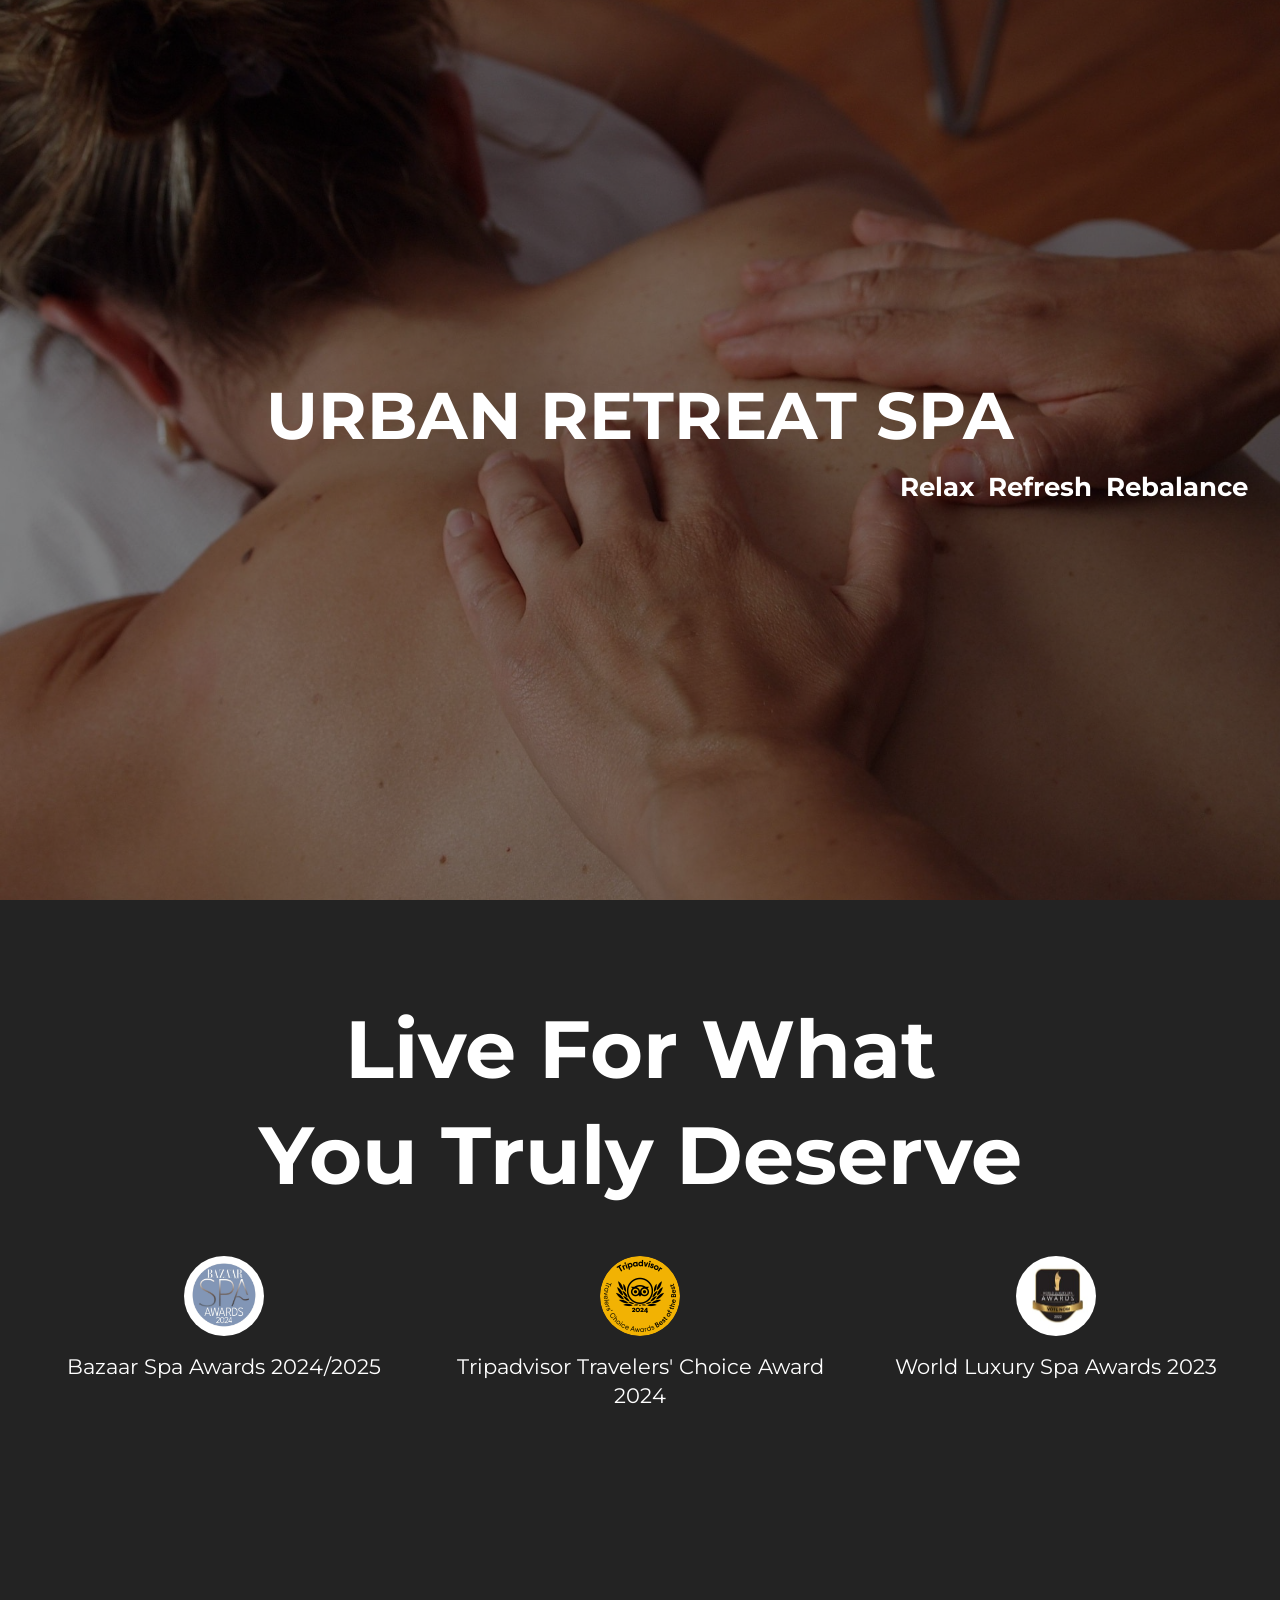
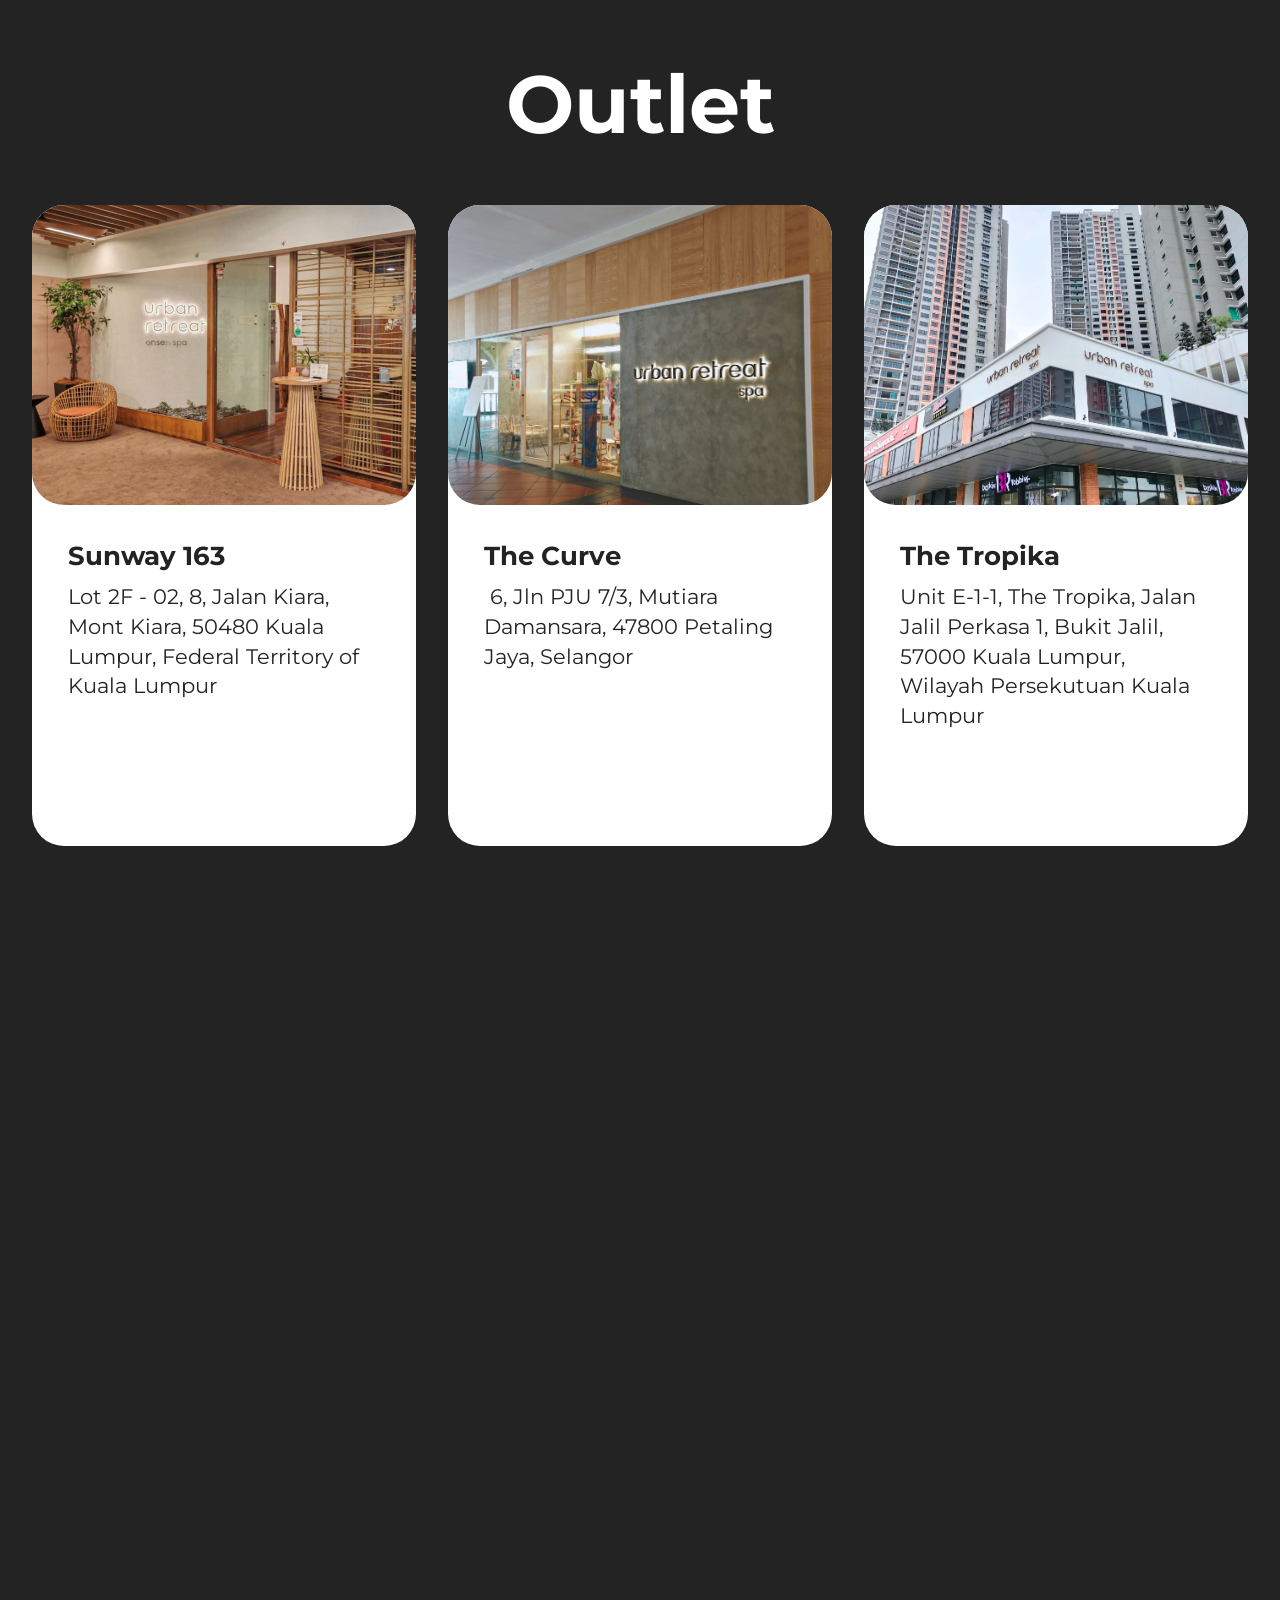
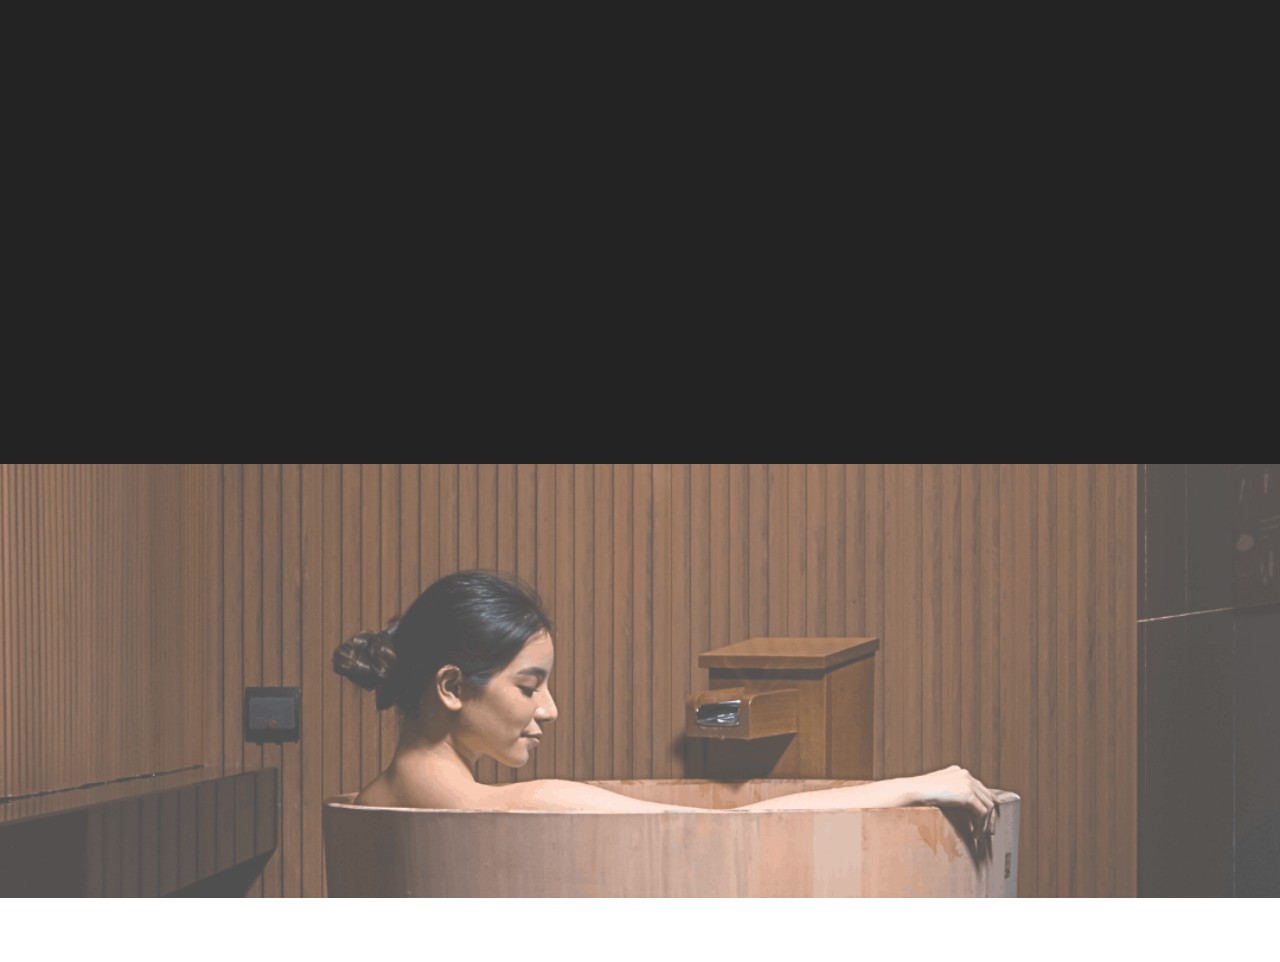
<file: index.html>
<!DOCTYPE html>
<html  >
<head>
  <!-- Site made with Mobirise Website Builder v6.1.12, https://mobirise.com -->
  <meta charset="UTF-8">
  <meta http-equiv="X-UA-Compatible" content="IE=edge">
  <meta name="generator" content="Mobirise v6.1.12, mobirise.com">
  <meta name="viewport" content="width=device-width, initial-scale=1, minimum-scale=1">
  <link rel="shortcut icon" href="assets/images/logo5.png" type="image/x-icon">
  <meta name="description" content="">
  
  
  <title>Urban Retreat Spa</title>
  <link rel="stylesheet" href="assets/web/assets/mobirise-icons2/mobirise2.css">
  <link rel="stylesheet" href="assets/bootstrap/css/bootstrap.min.css">
  <link rel="stylesheet" href="assets/parallax/jarallax.css">
  <link rel="stylesheet" href="assets/animatecss/animate.css">
  <link rel="stylesheet" href="assets/socicon/css/styles.css">
  <link rel="stylesheet" href="assets/theme/css/style.css">
  <link rel="preload" href="https://fonts.googleapis.com/css?family=Montserrat:100,200,300,400,500,600,700,800,900,100i,200i,300i,400i,500i,600i,700i,800i,900i&display=swap" as="style" onload="this.onload=null;this.rel='stylesheet'">
  <noscript><link rel="stylesheet" href="https://fonts.googleapis.com/css?family=Montserrat:100,200,300,400,500,600,700,800,900,100i,200i,300i,400i,500i,600i,700i,800i,900i&display=swap"></noscript>
  <link rel="preload" href="https://fonts.googleapis.com/css?family=Inter+Tight:100,200,300,400,500,600,700,800,900,100i,200i,300i,400i,500i,600i,700i,800i,900i&display=swap" as="style" onload="this.onload=null;this.rel='stylesheet'">
  <noscript><link rel="stylesheet" href="https://fonts.googleapis.com/css?family=Inter+Tight:100,200,300,400,500,600,700,800,900,100i,200i,300i,400i,500i,600i,700i,800i,900i&display=swap"></noscript>
  <link rel="preload" as="style" href="assets/mobirise/css/mbr-additional.css?v=k75E2e"><link rel="stylesheet" href="assets/mobirise/css/mbr-additional.css?v=k75E2e" type="text/css">

  
  
  
</head>
<body>
  
  <section data-bs-version="5.1" class="header3 cid-vfYIE7jsrv mbr-fullscreen mbr-parallax-background" id="header3-1n">

    

    
    <div class="mbr-overlay" style="opacity: 0.5; background-color: rgb(0, 0, 0);"></div>

    <div class="align-center container-fluid">
        <div class="row justify-content-center">
            <div class="col-12 col-lg-12">
                <h2 class="mbr-section-title mbr-fonts-style mb-3 display-1"><strong>URBAN RETREAT SPA</strong></h2>
                
                <p class="mbr-text mbr-fonts-style display-5"><strong>Relax&nbsp; Refresh&nbsp; Rebalance</strong></p>
                
            </div>
        </div>
    </div>
</section>

<section data-bs-version="5.1" class="features16 cid-vfZclTNkex" id="features016-1p">  
  
  
  
  <div class="container">
    <div class="row justify-content-center mb-5">
      <div class="col-12 content-head">
        <h4 class="mbr-section-title mbr-fonts-style align-center mb-0 display-2"><strong>Live For What You Truly Deserve</strong></h4>
        
      </div>
    </div>
    <div class="row justify-content-center">
      <div class="item features-without-image col-12 col-lg-4 active">
        <div class="item-wrapper">
          <div class="card-box">
            <div class="img-box">
              <div class="image-wrapper mb-3">
                <img src="assets/images/asterspring-singapore-award-winning-best-facial-treatment-harper-bazaar-spa-award-2024.webp" alt="Mobirise Website Builder" data-slide-to="3" data-bs-slide-to="3">
              </div>
            </div>
            <h4 class="card-title mbr-fonts-style mb-0 display-7">Bazaar Spa Awards 2024/2025</h4>
            <h5 class="card-text mbr-fonts-style mt-3 display-7"></h5>
            <div class="link-wrap">
              
            </div>
          </div>
        </div>
      </div><div class="item features-without-image col-12 col-lg-4">
        <div class="item-wrapper">
          <div class="card-box">
            <div class="img-box">
              <div class="image-wrapper mb-3">
                <img src="assets/images/travelers-160x160.png" alt="Mobirise Website Builder" data-slide-to="0" data-bs-slide-to="0">
              </div>
            </div>
            <h4 class="card-title mbr-fonts-style mb-0 display-7">Tripadvisor Travelers' Choice Award 2024</h4>
            <h5 class="card-text mbr-fonts-style mt-3 display-7"></h5>
            <div class="link-wrap">
              
            </div>
          </div>
        </div>
      </div><div class="item features-without-image col-12 col-lg-4">
        <div class="item-wrapper">
          <div class="card-box">
            <div class="img-box">
              <div class="image-wrapper mb-3">
                <a href="https://stephanies.com.au/world-luxury-spa-awards?srsltid=AfmBOorCOt3B6-kjIkxhJT4R_8o6Xtl9iXgpw71Rm36_AZzjt8SWeyQb"><img src="assets/images/0220803100807-160x187.jpg" alt="Mobirise Website Builder" data-slide-to="1" data-bs-slide-to="1"></a>
              </div>
            </div>
            <h4 class="card-title mbr-fonts-style mb-0 display-7">World Luxury Spa Awards 2023</h4>
            <h5 class="card-text mbr-fonts-style mt-3 display-7"></h5>
            <div class="link-wrap">
              
            </div>
          </div>
        </div>
      </div>
      
      
    </div>
  </div>
</section>

<section data-bs-version="5.1" class="features4 start cid-vfZcjC9eJt" id="features04-1o">
	
	
	<div class="container">
		<div class="row justify-content-center">
			<div class="col-12 content-head">
				<div class="mbr-section-head mb-5">
					<h4 class="mbr-section-title mbr-fonts-style align-center mb-0 display-2">
						<strong>Outlet</strong></h4>
					
					
				</div>
			</div>
		</div>
		<div class="row">
			<div class="item features-image col-12 col-md-6 col-lg-4">
				<div class="item-wrapper">
					<div class="item-img">
						<img src="assets/images/sunway20163-768x768.jpg" alt="Mobirise Website Builder">
					</div>
					<div class="item-content">
						<h5 class="item-title mbr-fonts-style display-5"><strong>Sunway 163</strong></h5>
						<p class="mbr-text mbr-fonts-style display-7">Lot 2F - 02, 8, Jalan Kiara, Mont Kiara, 50480 Kuala Lumpur, Federal Territory of Kuala Lumpur</p>
						<div class="mbr-section-btn item-footer"><a href="" class="btn item-btn btn-primary display-7"></a></div>
					</div>

				</div>
			</div>
			<div class="item features-image col-12 col-md-6 col-lg-4">
				<div class="item-wrapper">
					<div class="item-img">
						<img src="assets/images/the20curve-815x1019.jpg" alt="Mobirise Website Builder">
					</div>
					<div class="item-content">
						<h5 class="item-title mbr-fonts-style display-5"><strong>The Curve</strong></h5>
						<p class="mbr-text mbr-fonts-style display-7">&nbsp;6, Jln PJU 7/3, Mutiara Damansara, 47800 Petaling Jaya, Selangor</p>
						<div class="mbr-section-btn item-footer"><a href="" class="btn item-btn btn-primary display-7"></a></div>
					</div>
				</div>
			</div>
			<div class="item features-image col-12 col-md-6 col-lg-4">
				<div class="item-wrapper">
					<div class="item-img">
						<img src="assets/images/tropika-storefront.webp" alt="Mobirise Website Builder">
					</div>
					<div class="item-content">
						<h5 class="item-title mbr-fonts-style display-5"><strong>The Tropika</strong></h5>
						<p class="mbr-text mbr-fonts-style display-7">Unit E-1-1, The Tropika, Jalan Jalil Perkasa 1, Bukit Jalil, 57000 Kuala Lumpur, Wilayah Persekutuan Kuala Lumpur<br>
						</p>
						<div class="mbr-section-btn item-footer"><a href="" class="btn item-btn btn-primary display-7"></a></div>
					</div>
				</div>
			</div>
		</div>
	</div>
</section>

<section data-bs-version="5.1" class="features017 mbr-embla cid-vfZkIdSist" id="features017-1s">
	
	
	<div class="position-relative">
		<div class="container-fluid">
			<div class="row justify-content-center">
				<div class="col-12 content-head">
					<div class="mbr-section-head mb-5">
						<h4 class="mbr-section-title mbr-fonts-style align-center mb-0 display-2">
							<strong>Services</strong>
						</h4>
						<h5 class="mbr-section-subtitle mbr-fonts-style align-center mb-0 mt-4 display-7">Discover a full range of professional massage and spa services at our outlets.</h5>
					</div>
				</div>
			</div>
		</div>

		<div class="embla" data-skip-snaps="true" data-align="center" data-contain-scroll="trimSnaps" data-auto-play-interval="5" data-draggable="true">
			<div class="embla__viewport container-fluid">
				<div class="embla__container">
					<div class="embla__slide slider-image item active" style="margin-left: 1rem; margin-right: 1rem;">
						<div class="slide-content">
							<div class="item-img">
								<div class="item-wrapper">
									<img src="assets/images/couple-massage-with-private-jacuzzi-and-spa-for-2-people-5043468.webp" alt="Mobirise Website Builder" title="" data-slide-to="1" data-bs-slide-to="1">
								</div>
							</div>
							<div class="item-content">
								<h5 class="item-title mbr-fonts-style display-5"><strong>Couple Spa</strong></h5>
								
								<p class="mbr-text mbr-fonts-style mt-3 display-7">A Couple Massage allows two guests to relax side by side in a private room...<br></p>
							</div>

							<div class="mbr-section-btn item-footer mt-2"><a href="" class="btn item-btn btn-black display-7" target="_blank">Read More</a></div>
						</div>
					</div><div class="embla__slide slider-image item active" style="margin-left: 1rem; margin-right: 1rem;">
						<div class="slide-content">
							<div class="item-img">
								<div class="item-wrapper">
									<img src="assets/images/klem-hair-cream-jpg-600x750.jpg" alt="Mobirise Website Builder" title="" data-slide-to="2" data-bs-slide-to="2">
								</div>
							</div>
							<div class="item-content">
								<h5 class="item-title mbr-fonts-style display-5"><strong>Hair Cream Bath</strong></h5>
								
								<p class="mbr-text mbr-fonts-style mt-3 display-7">Hair cream bath massage offers numerous benefits, allowing you to...<br></p>
							</div>

							<div class="mbr-section-btn item-footer mt-2"><a href="" class="btn item-btn btn-black display-7" target="_blank">Read More</a></div>
						</div>
					</div><div class="embla__slide slider-image item active" style="margin-left: 1rem; margin-right: 1rem;">
						<div class="slide-content">
							<div class="item-img">
								<div class="item-wrapper">
									<img src="assets/images/massage-when-pregnant.webp" alt="Mobirise Website Builder" title="" data-slide-to="3" data-bs-slide-to="3">
								</div>
							</div>
							<div class="item-content">
								<h5 class="item-title mbr-fonts-style display-5"><strong>Pregnant Massage</strong></h5>
								
								<p class="mbr-text mbr-fonts-style mt-3 display-7">Urban Retreat Spa winning Harper’s Bazaar Spa Award, Women’s Weekly Award, and...<br></p>
							</div>

							<div class="mbr-section-btn item-footer mt-2"><a href="" class="btn item-btn btn-black display-7" target="_blank">Read More</a></div>
						</div>
					</div><div class="embla__slide slider-image item active" style="margin-left: 1rem; margin-right: 1rem;">
						<div class="slide-content">
							<div class="item-img">
								<div class="item-wrapper">
									<img src="assets/images/onsen.webp" alt="Mobirise Website Builder" title="" data-slide-to="4" data-bs-slide-to="4">
								</div>
							</div>
							<div class="item-content">
								<h5 class="item-title mbr-fonts-style display-5"><strong>Onsen Escape</strong></h5>
								
								<p class="mbr-text mbr-fonts-style mt-3 display-7">Experience Malaysia’s first private onsen in Mont Kiara. Relax in your own...</p>
							</div>

							<div class="mbr-section-btn item-footer mt-2"><a href="" class="btn item-btn btn-black display-7" target="_blank">Read More</a></div>
						</div>
					</div>
					
					
					
					
					
					
					
				</div>
			</div>
			<button class="embla__button embla__button--prev">
				<span class="mobi-mbri mobi-mbri-arrow-prev mbr-iconfont" aria-hidden="true"></span>
				<span class="sr-only visually-hidden visually-hidden visually-hidden">Previous</span>
			</button>
			<button class="embla__button embla__button--next">
				<span class="mobi-mbri mobi-mbri-arrow-next mbr-iconfont" aria-hidden="true"></span>
				<span class="sr-only visually-hidden visually-hidden visually-hidden">Next</span>
			</button>
		</div>
	</div>
</section>

<section data-bs-version="5.1" class="social4 cid-vfZcE30fEF" id="social04-1r">
    
    
    <div class="mbr-overlay" style="opacity: 0.3; background-color: rgb(255, 255, 255);">
    </div>

    <div class="container">
        <div class="media-container-row">
            <div class="col-12">
                <h3 class="mbr-section-title align-center mb-5 mbr-fonts-style display-2">
                    <strong>Follow us</strong>
                </h3>
                <div class="social-list align-center">
                    <a class="iconfont-wrapper bg-facebook m-2 " target="_blank" href="https://mobiri.se">
                        <span class="socicon-facebook socicon"></span>
                    </a>
                    
                    <a class="iconfont-wrapper bg-instagram m-2" href="https://mobiri.se" target="_blank">
                        <span class="socicon-instagram socicon"></span>
                    </a>
                    
                    
                    
                    
                    
                    <a class="iconfont-wrapper bg-tiktok m-2" href="https://mobiri.se" target="_blank">
                        <span class="socicon-tiktok socicon"></span>
                    </a>
                    
                    
                </div>
            </div>
        </div>
    </div>
</section><section class="display-7" style="padding: 0;align-items: center;justify-content: center;flex-wrap: wrap;    align-content: center;display: flex;position: relative;height: 4rem;"><a href="https://mobiri.se/4654924" style="flex: 1 1;height: 4rem;position: absolute;width: 100%;z-index: 1;"><img alt="" style="height: 4rem;" src="[data-uri]"></a><p style="margin: 0;text-align: center;" class="display-7">&#8204;</p><a style="z-index:1" href="https://mobirise.com/builder/ai-website-generator.html">AI Website Generator</a></section><script src="assets/bootstrap/js/bootstrap.bundle.min.js"></script>  <script src="assets/parallax/jarallax.js"></script>  <script src="assets/smoothscroll/smooth-scroll.js"></script>  <script src="assets/ytplayer/index.js"></script>  <script src="assets/embla/embla.min.js"></script>  <script src="assets/embla/script.js"></script>  <script src="assets/theme/js/script.js"></script>  
  
  
  <input name="animation" type="hidden">
  </body>
</html>
</file>
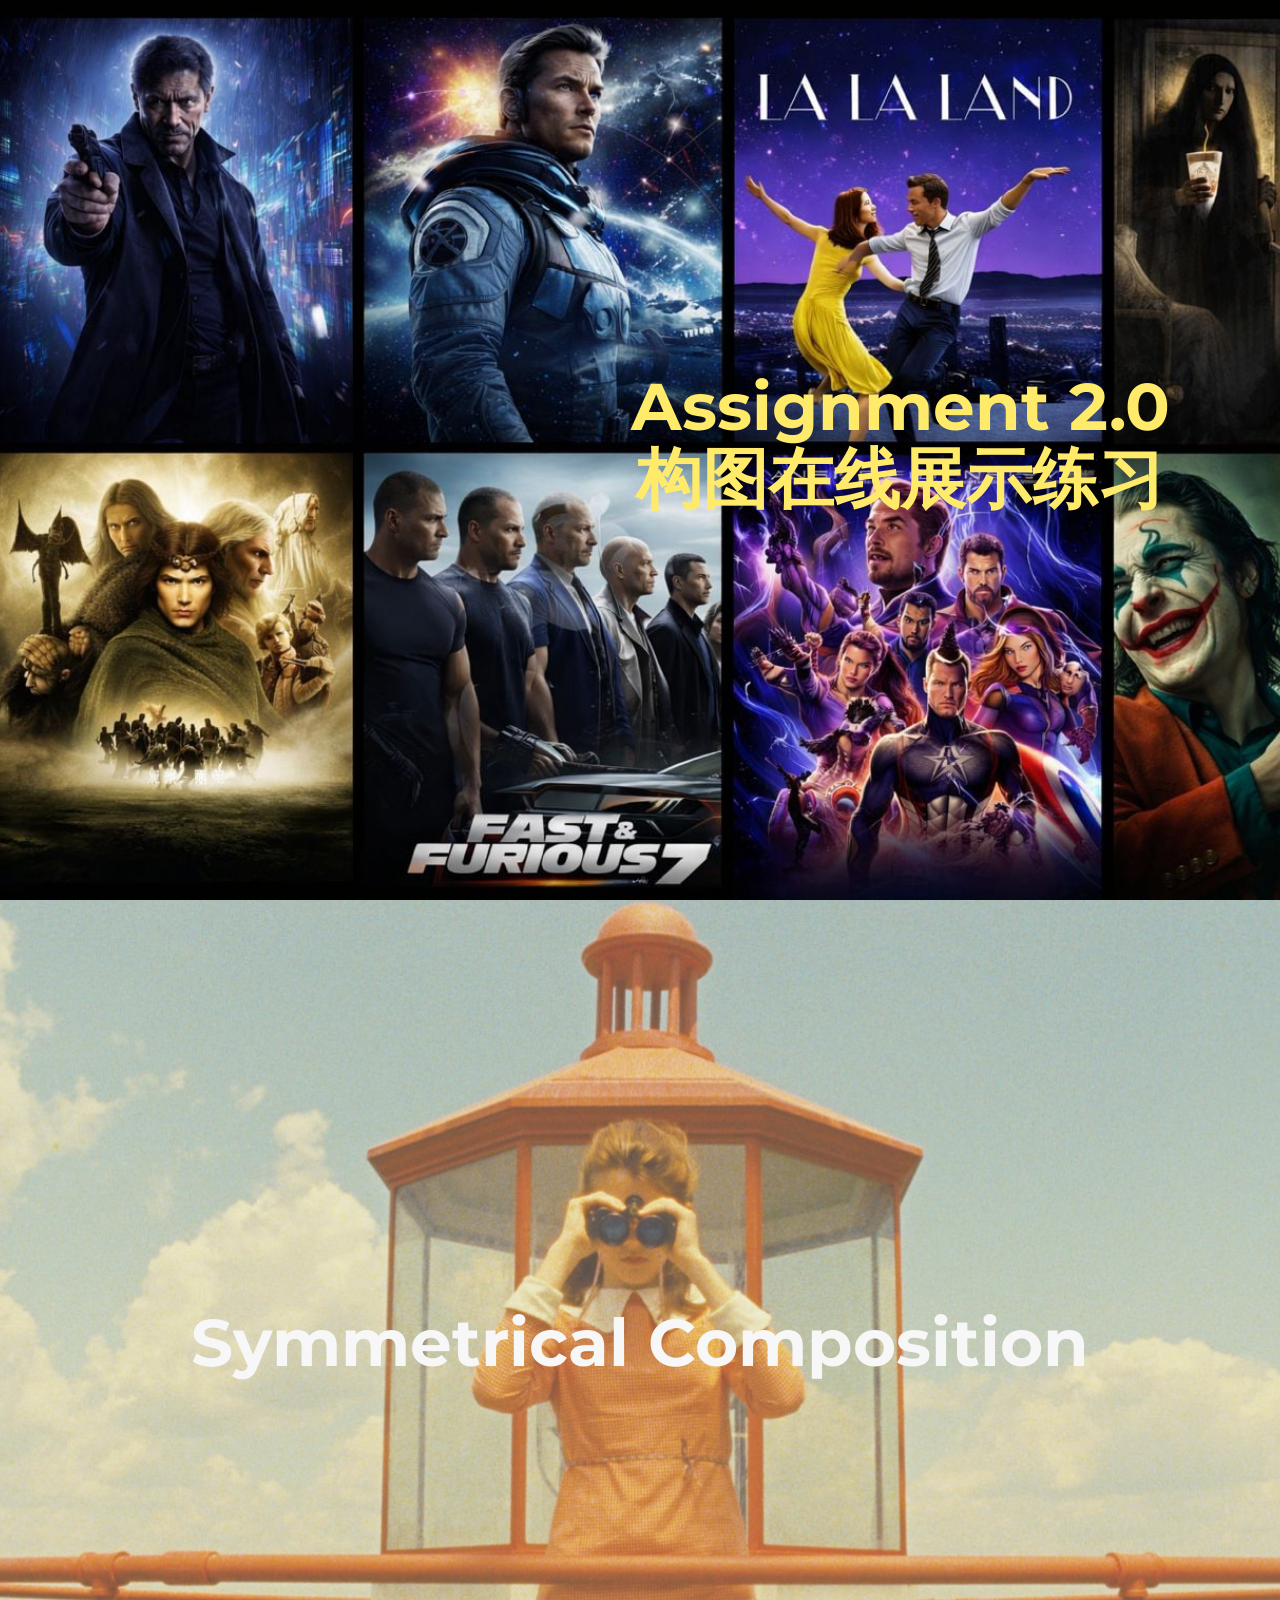
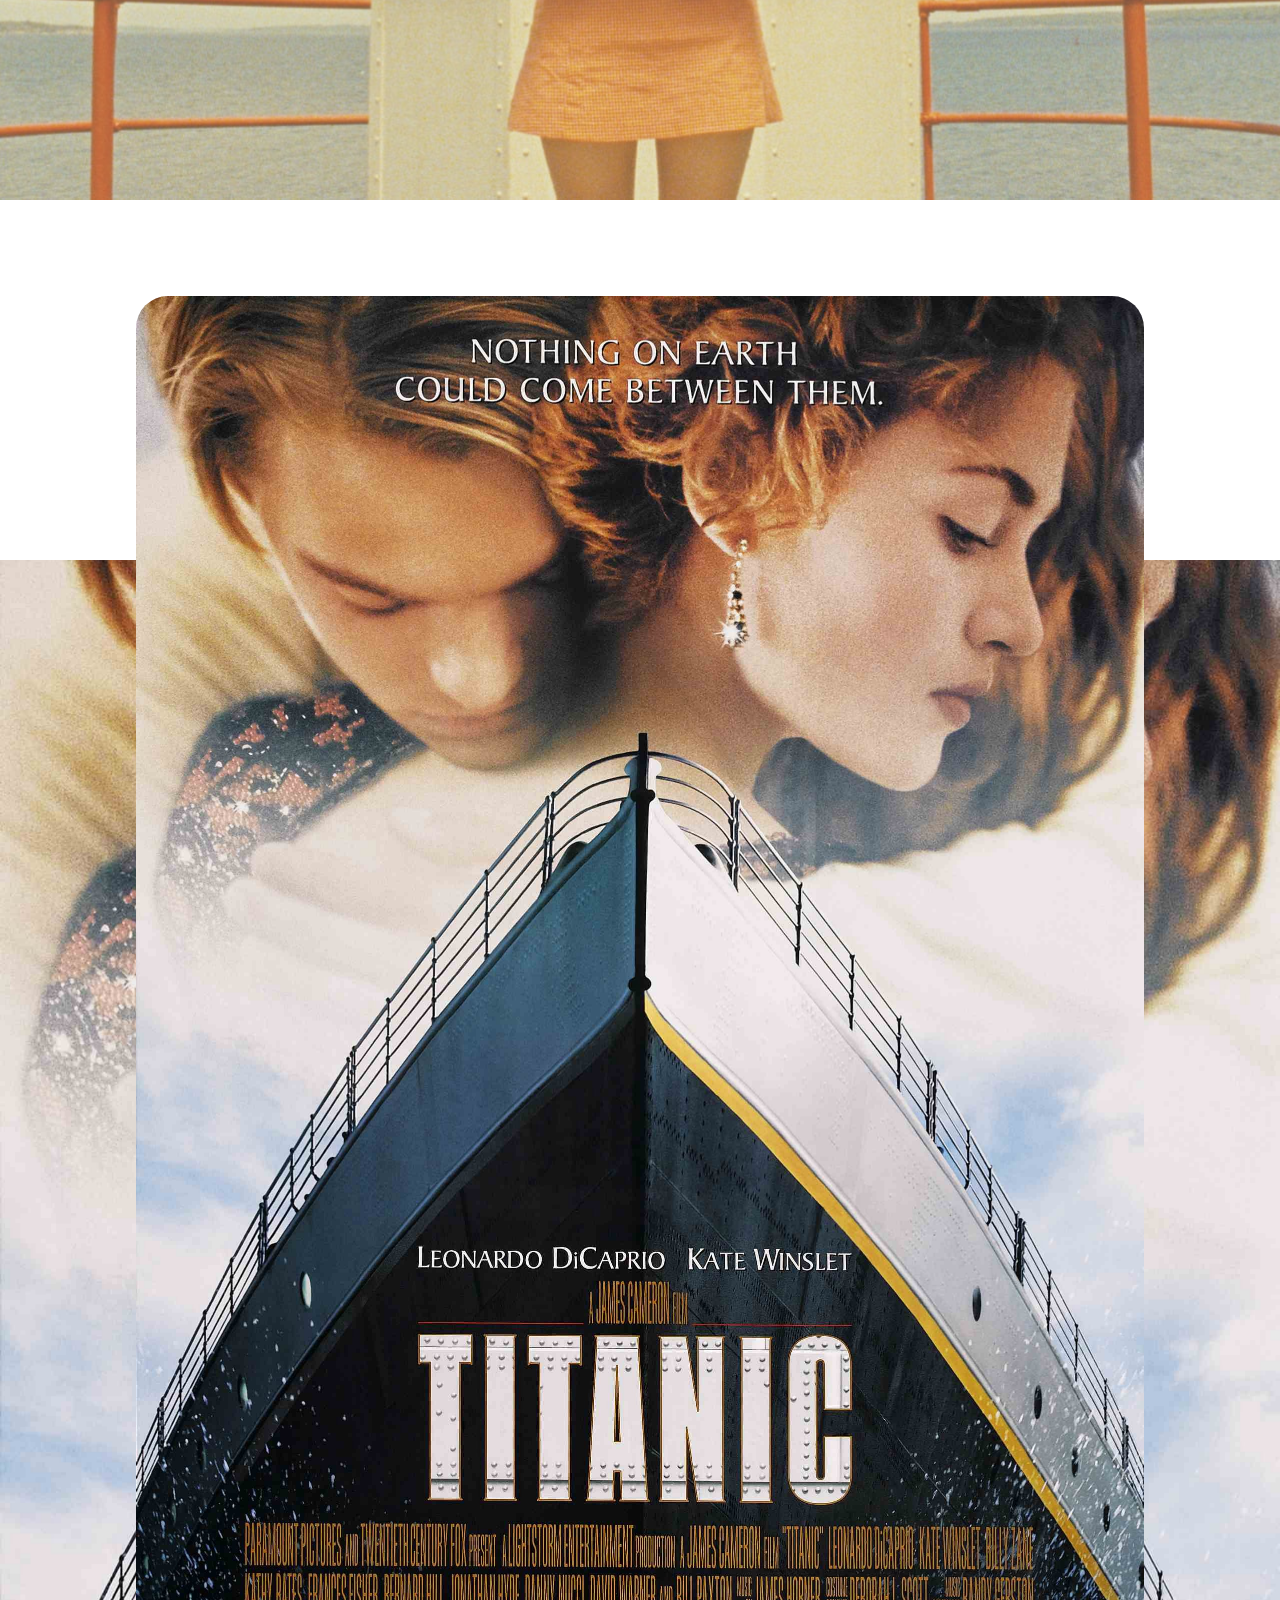
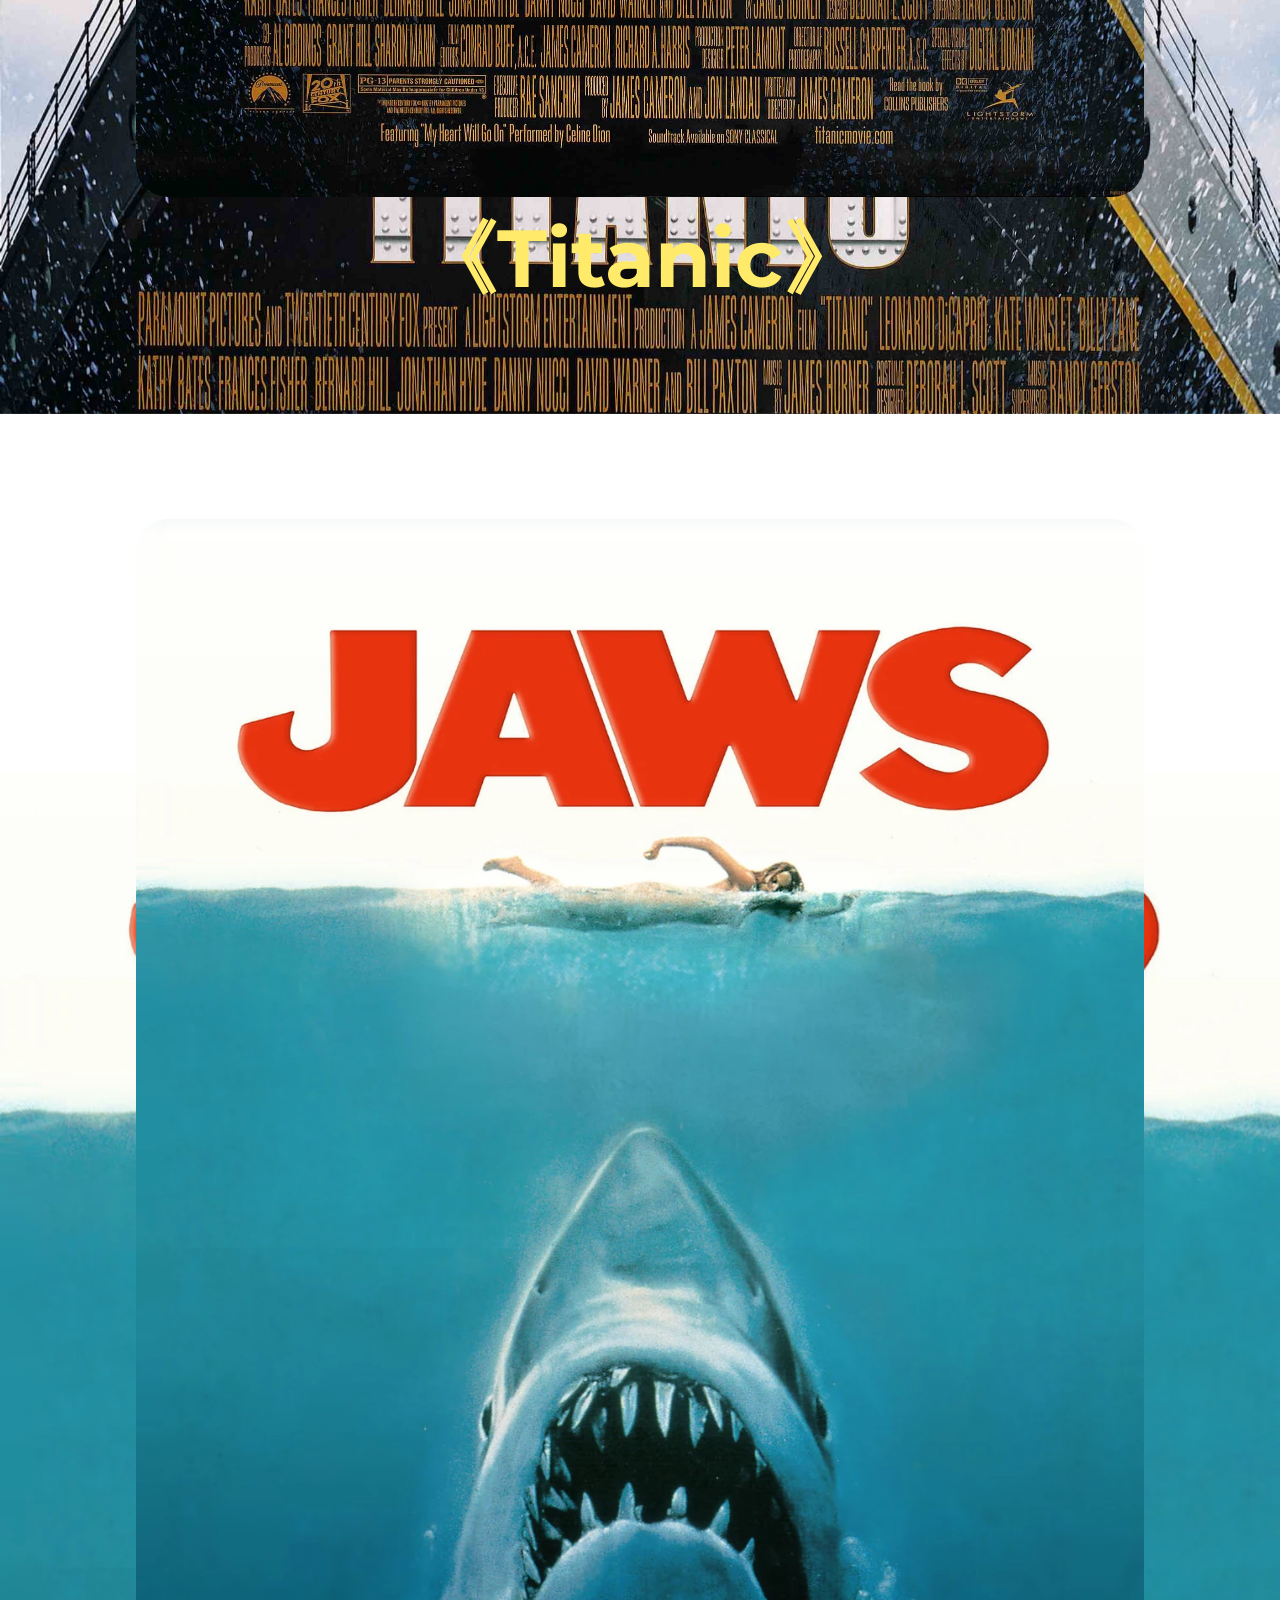
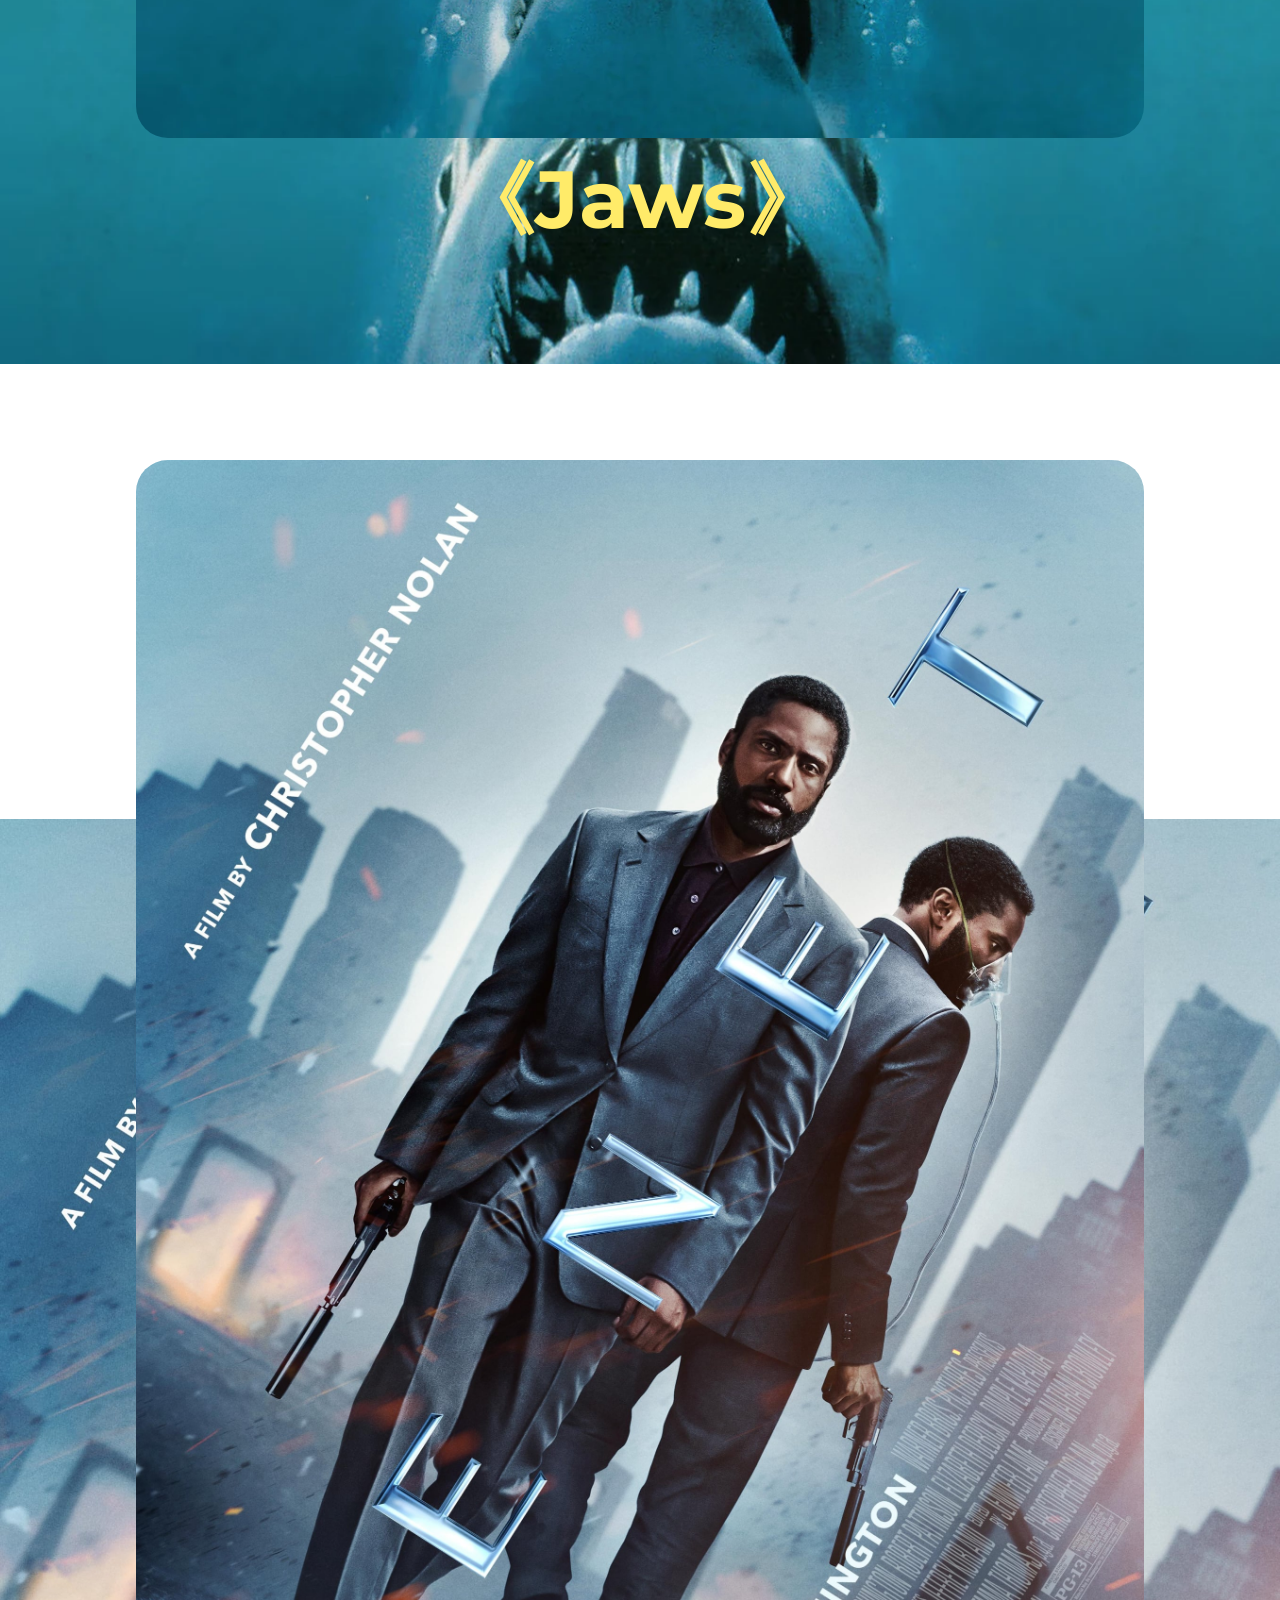
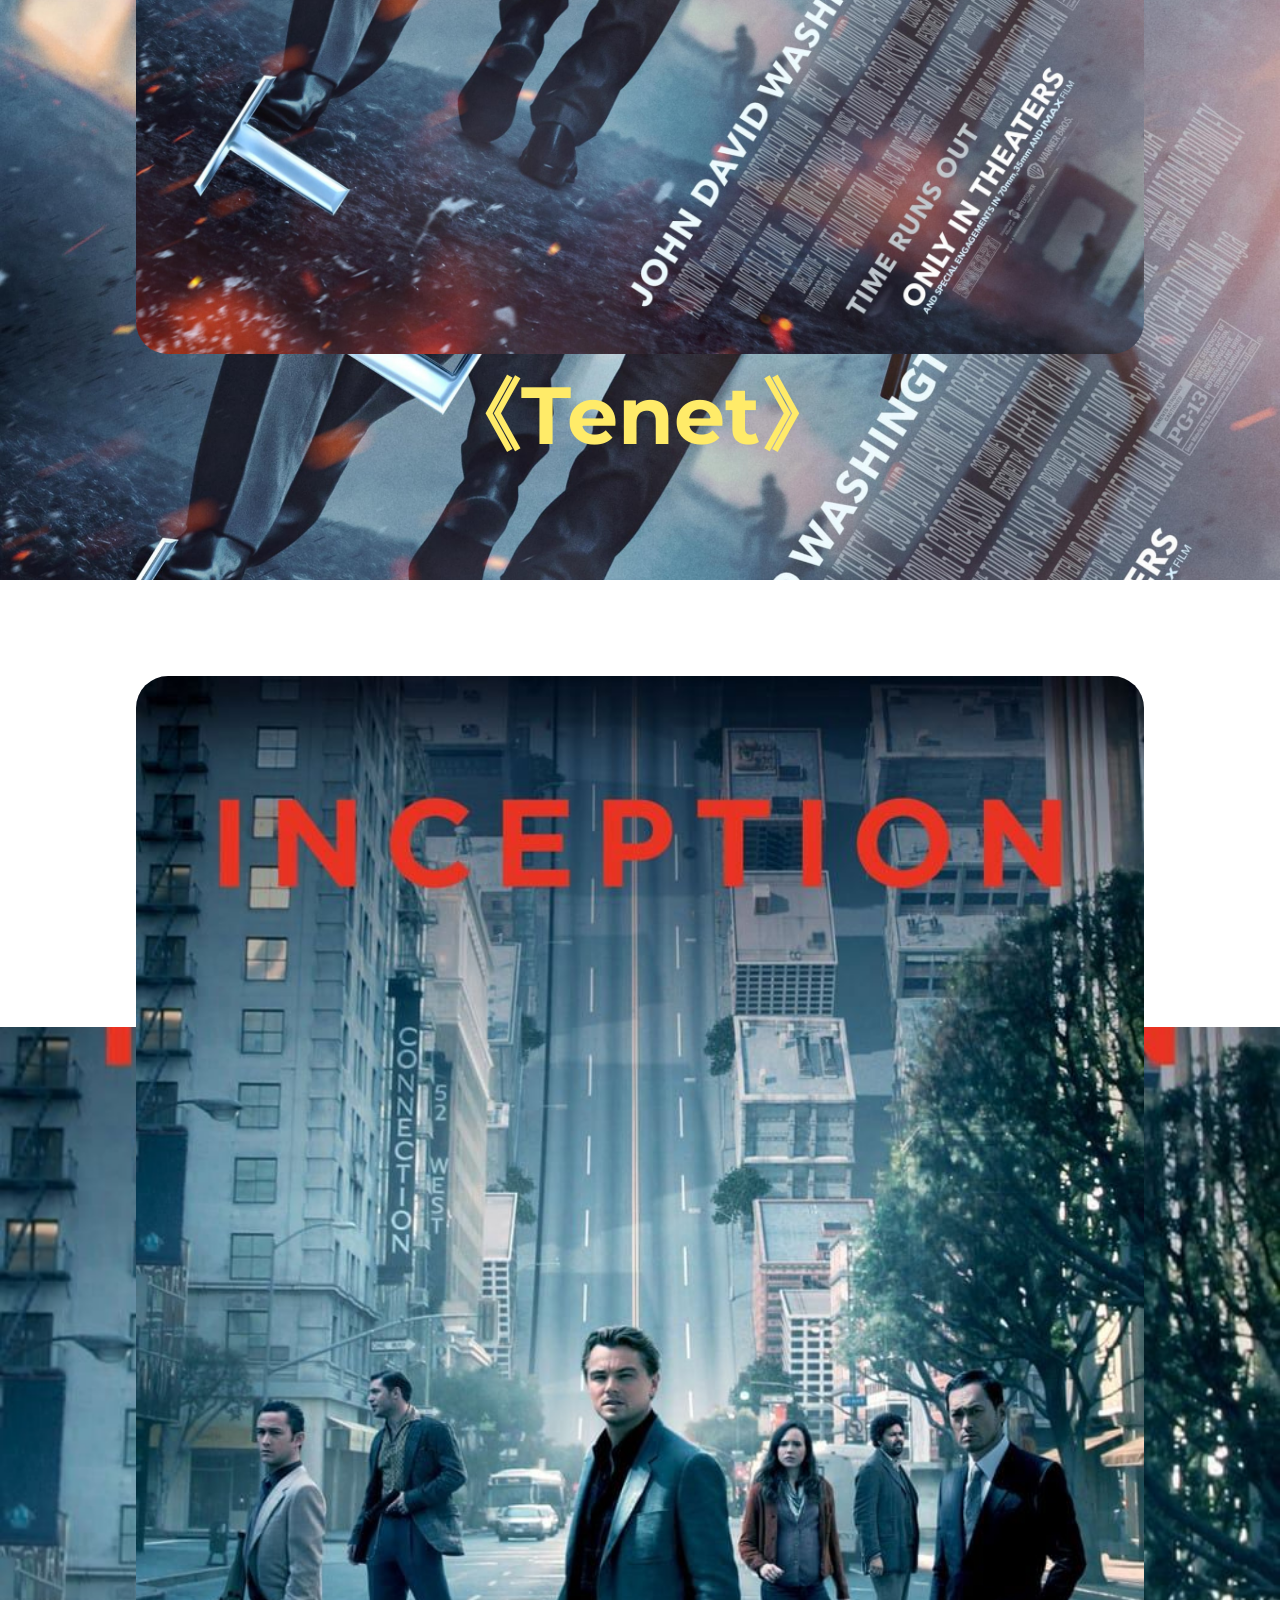
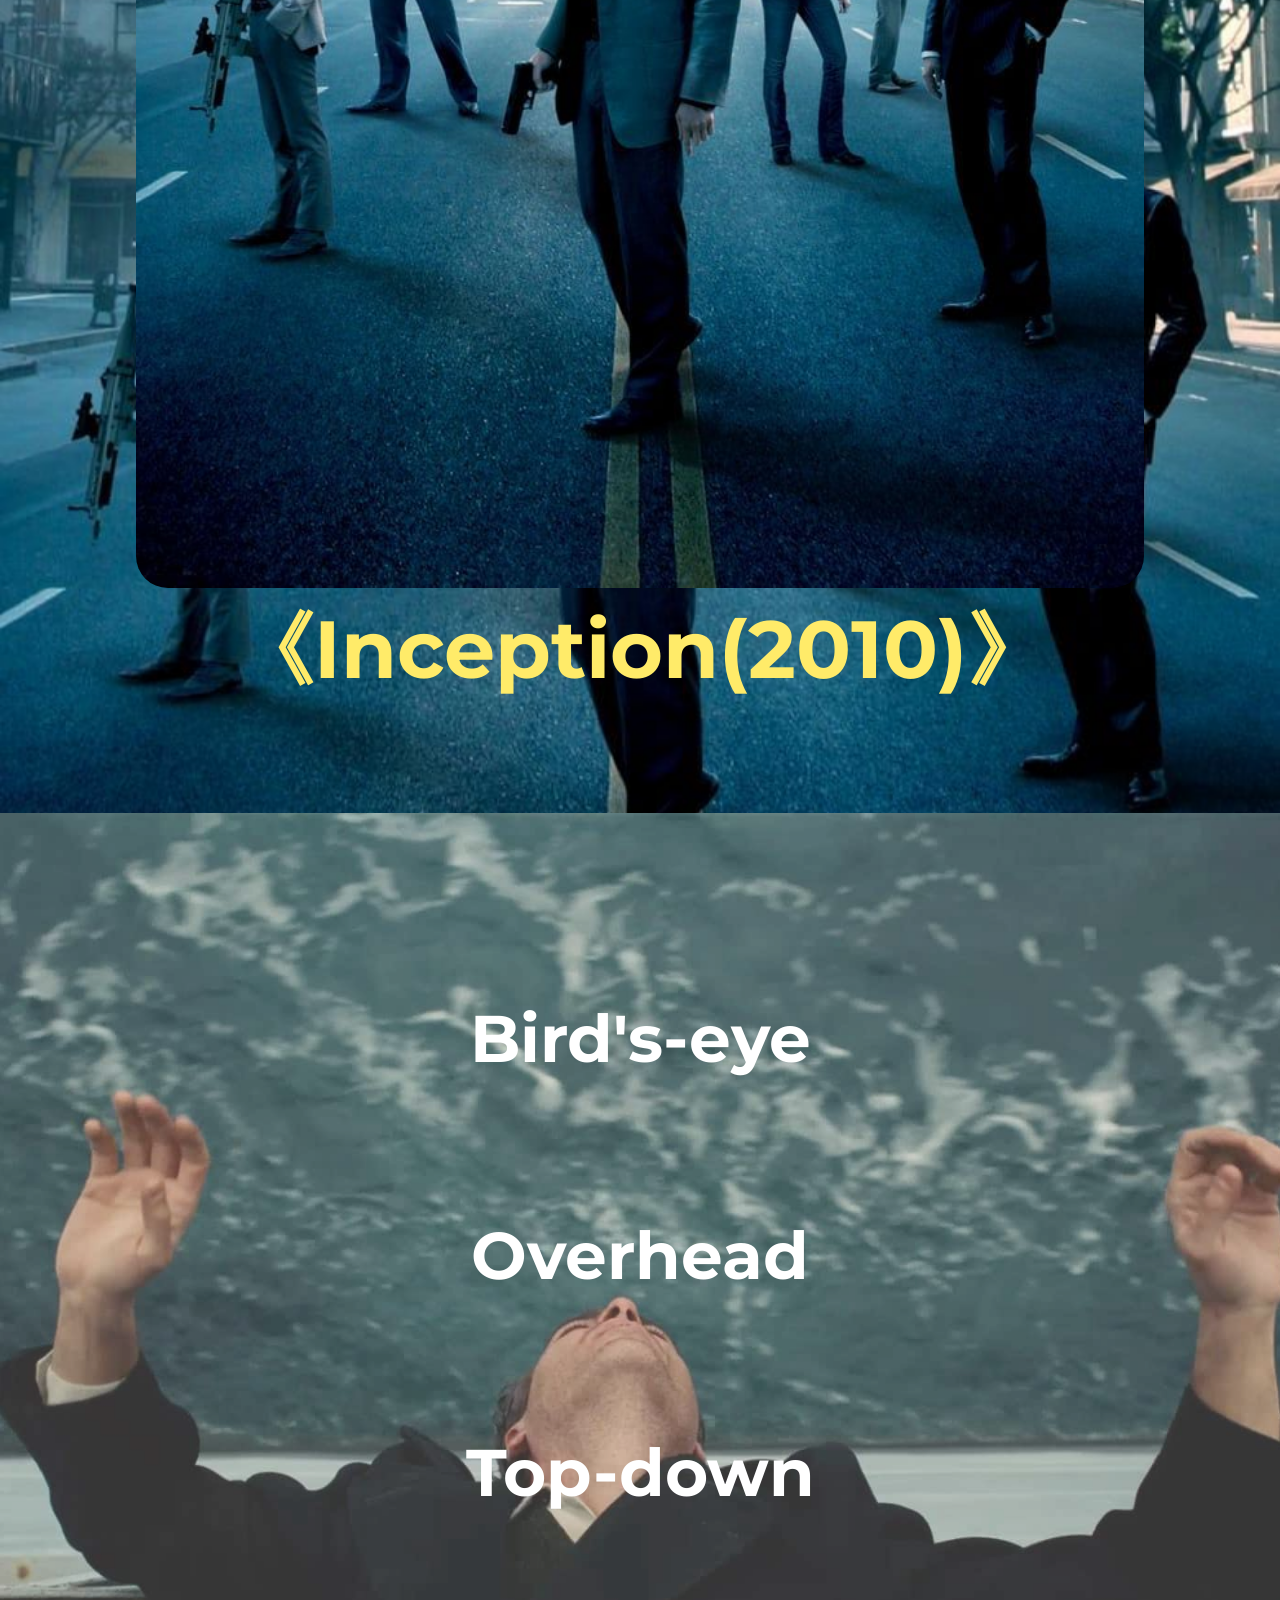
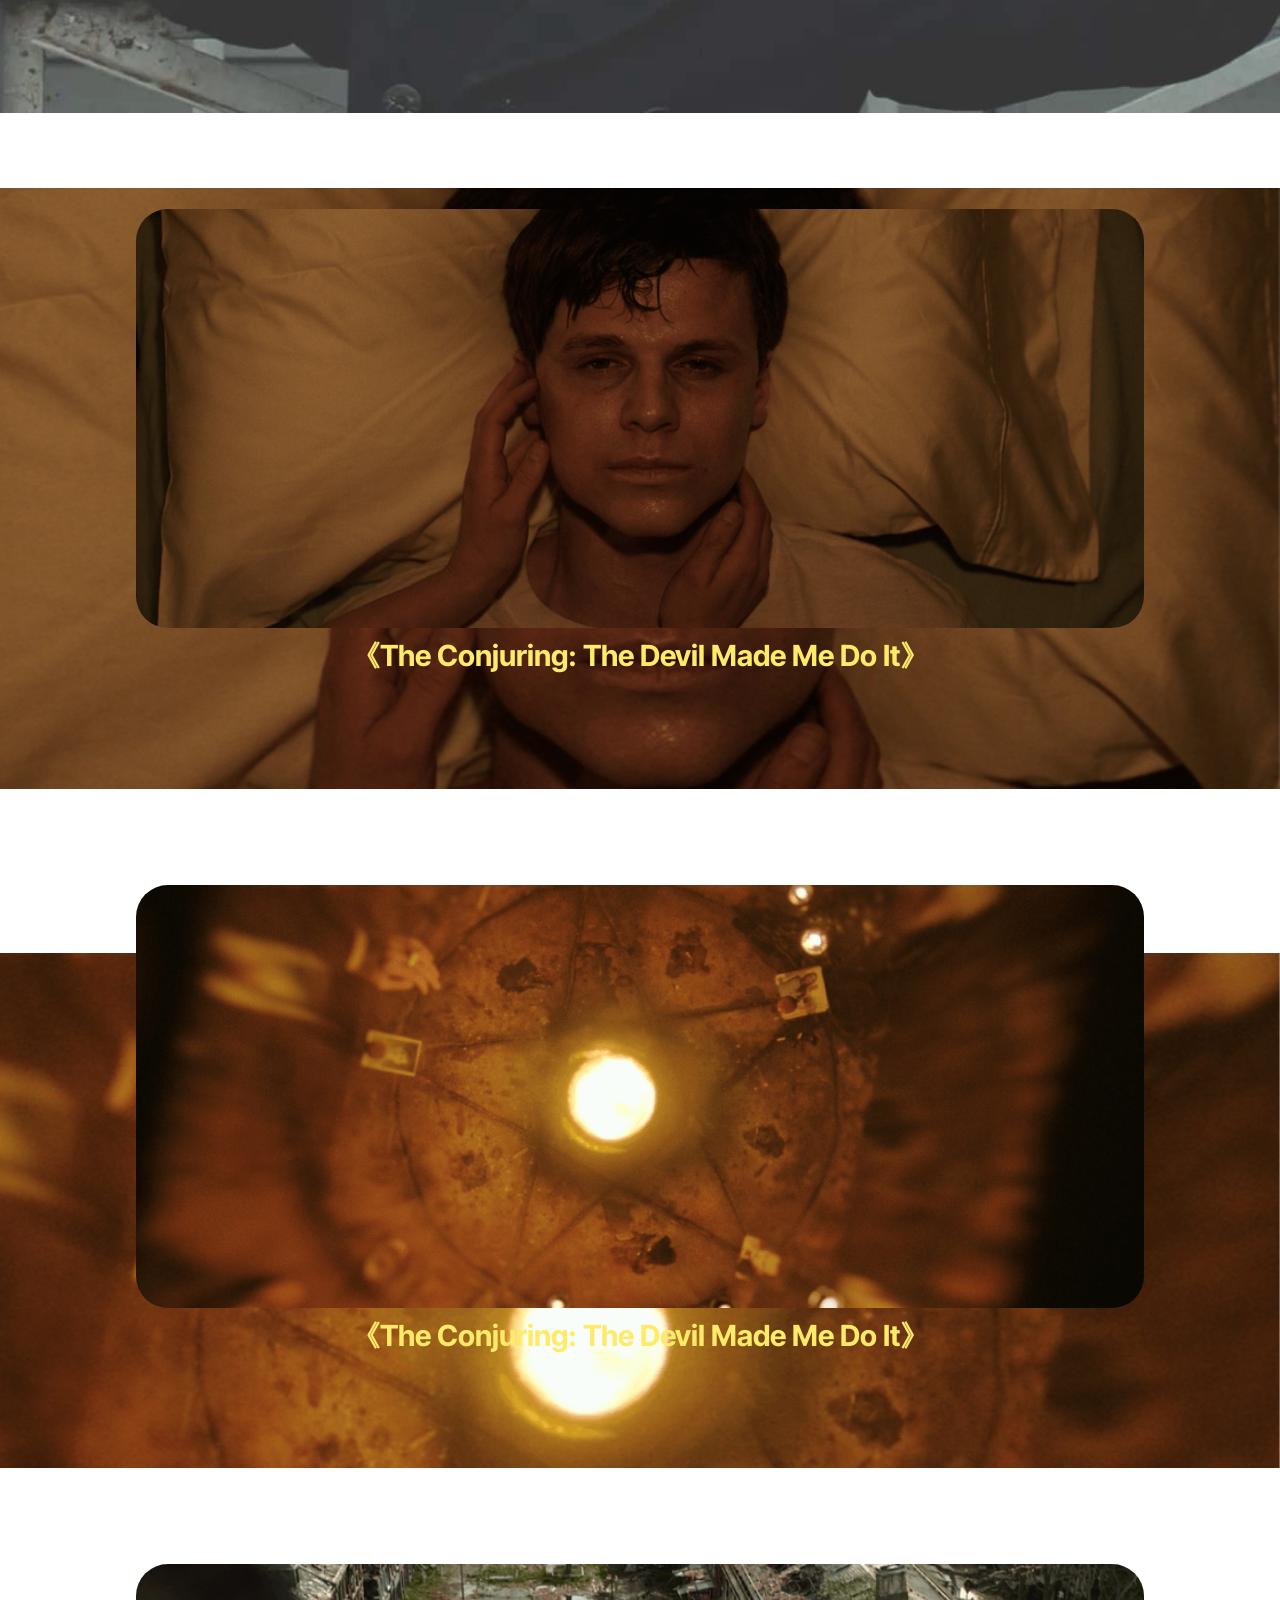
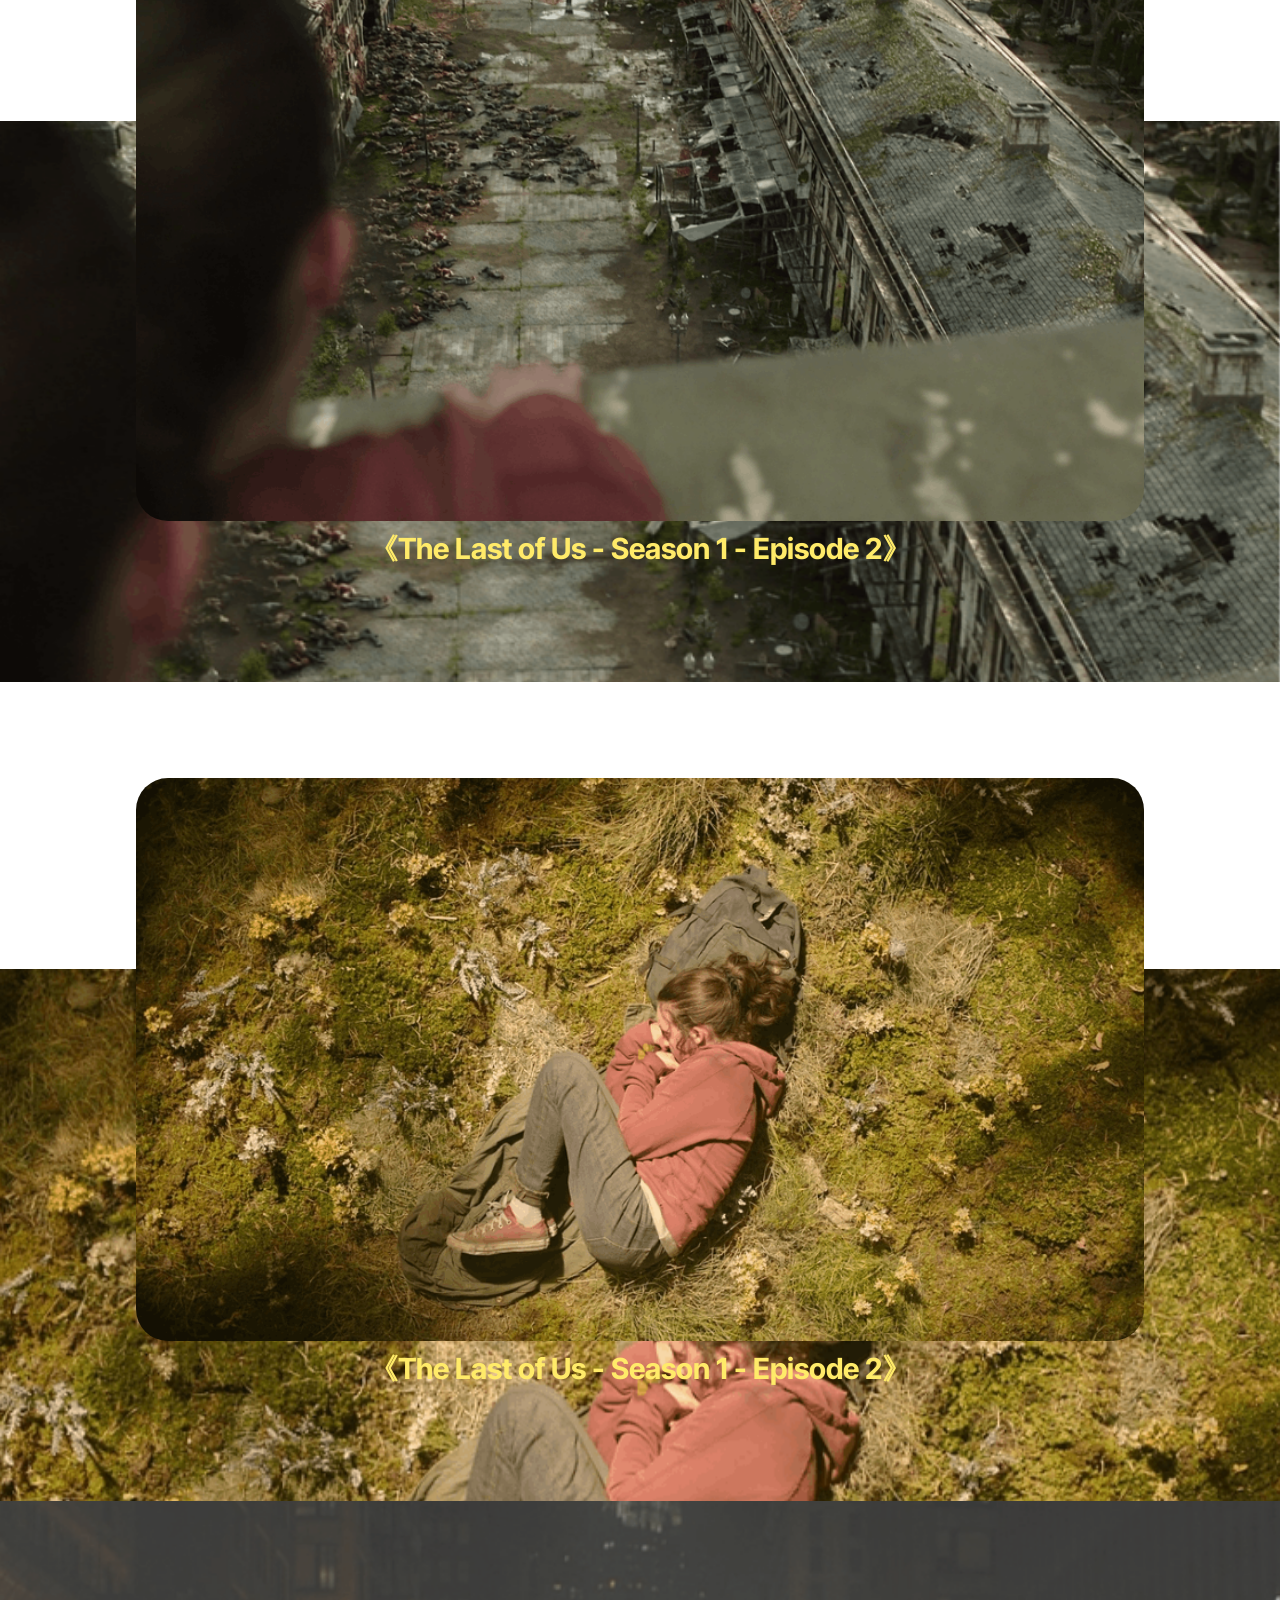
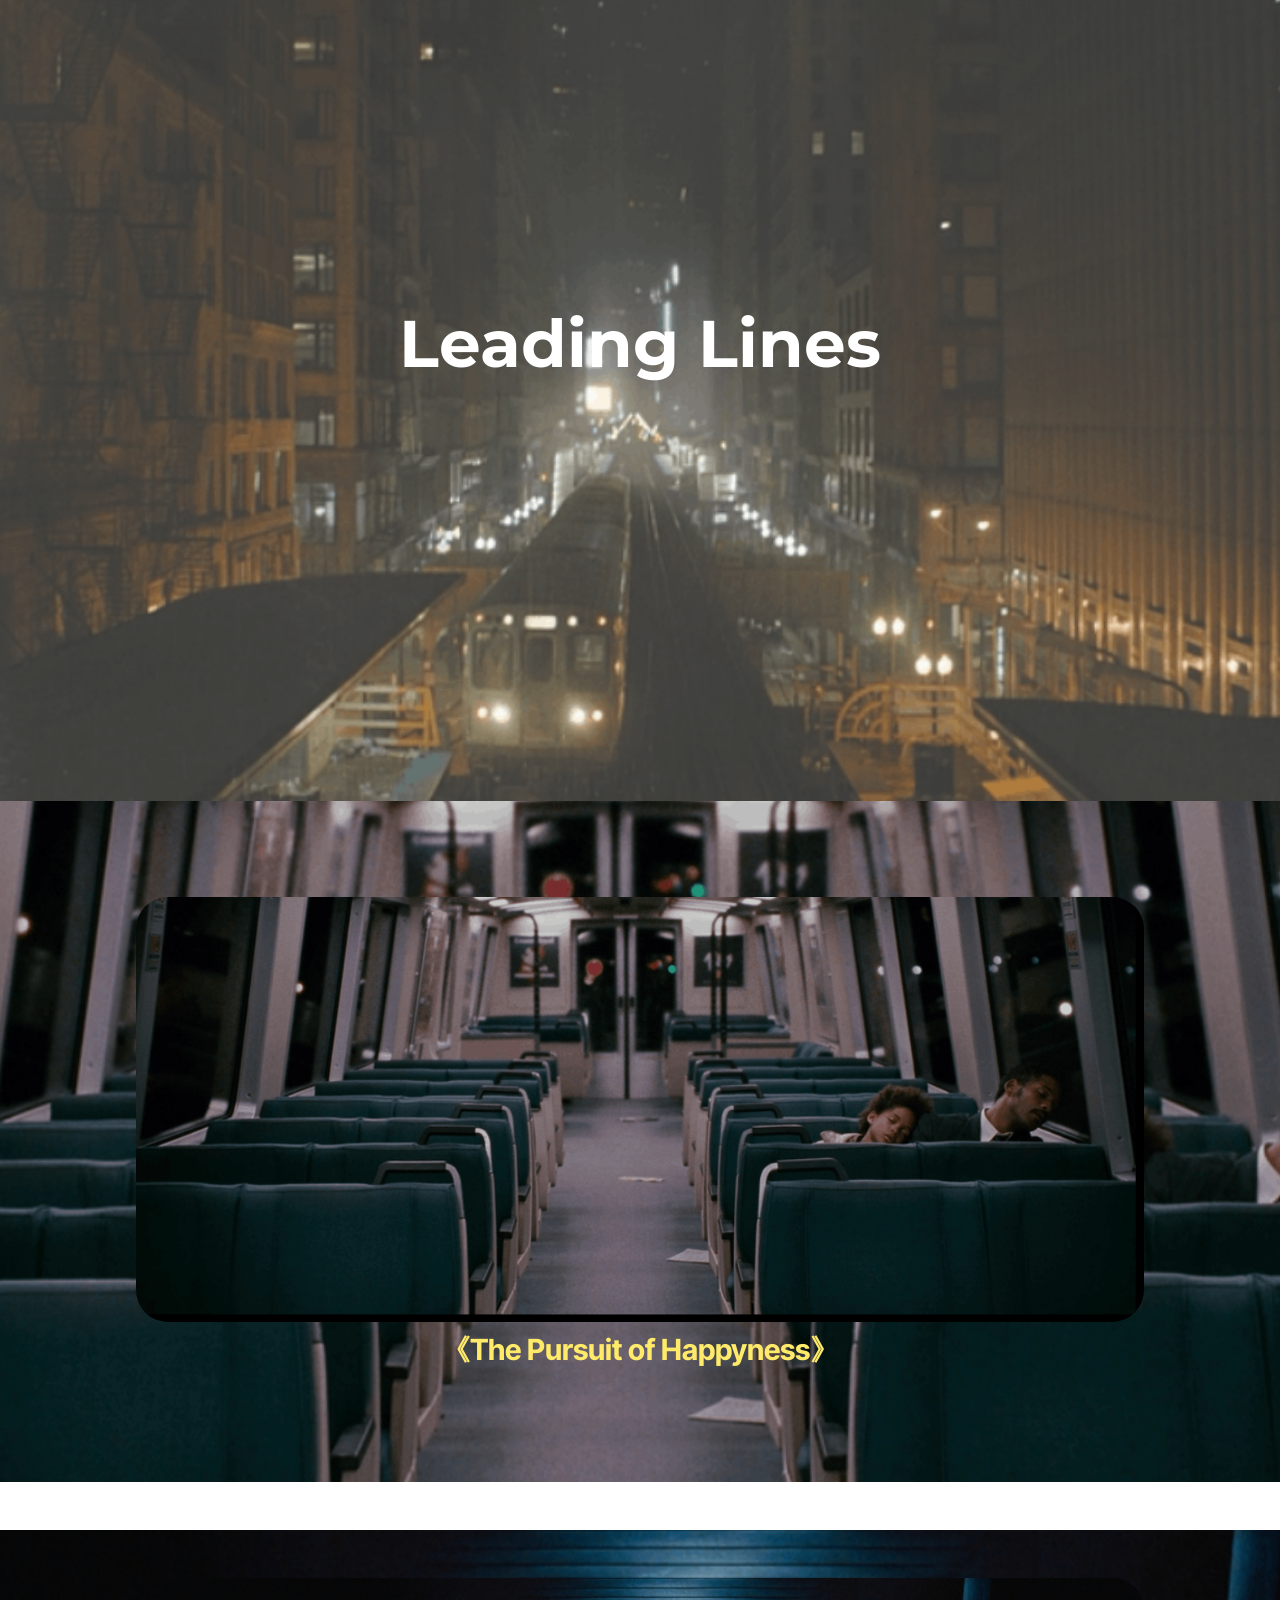
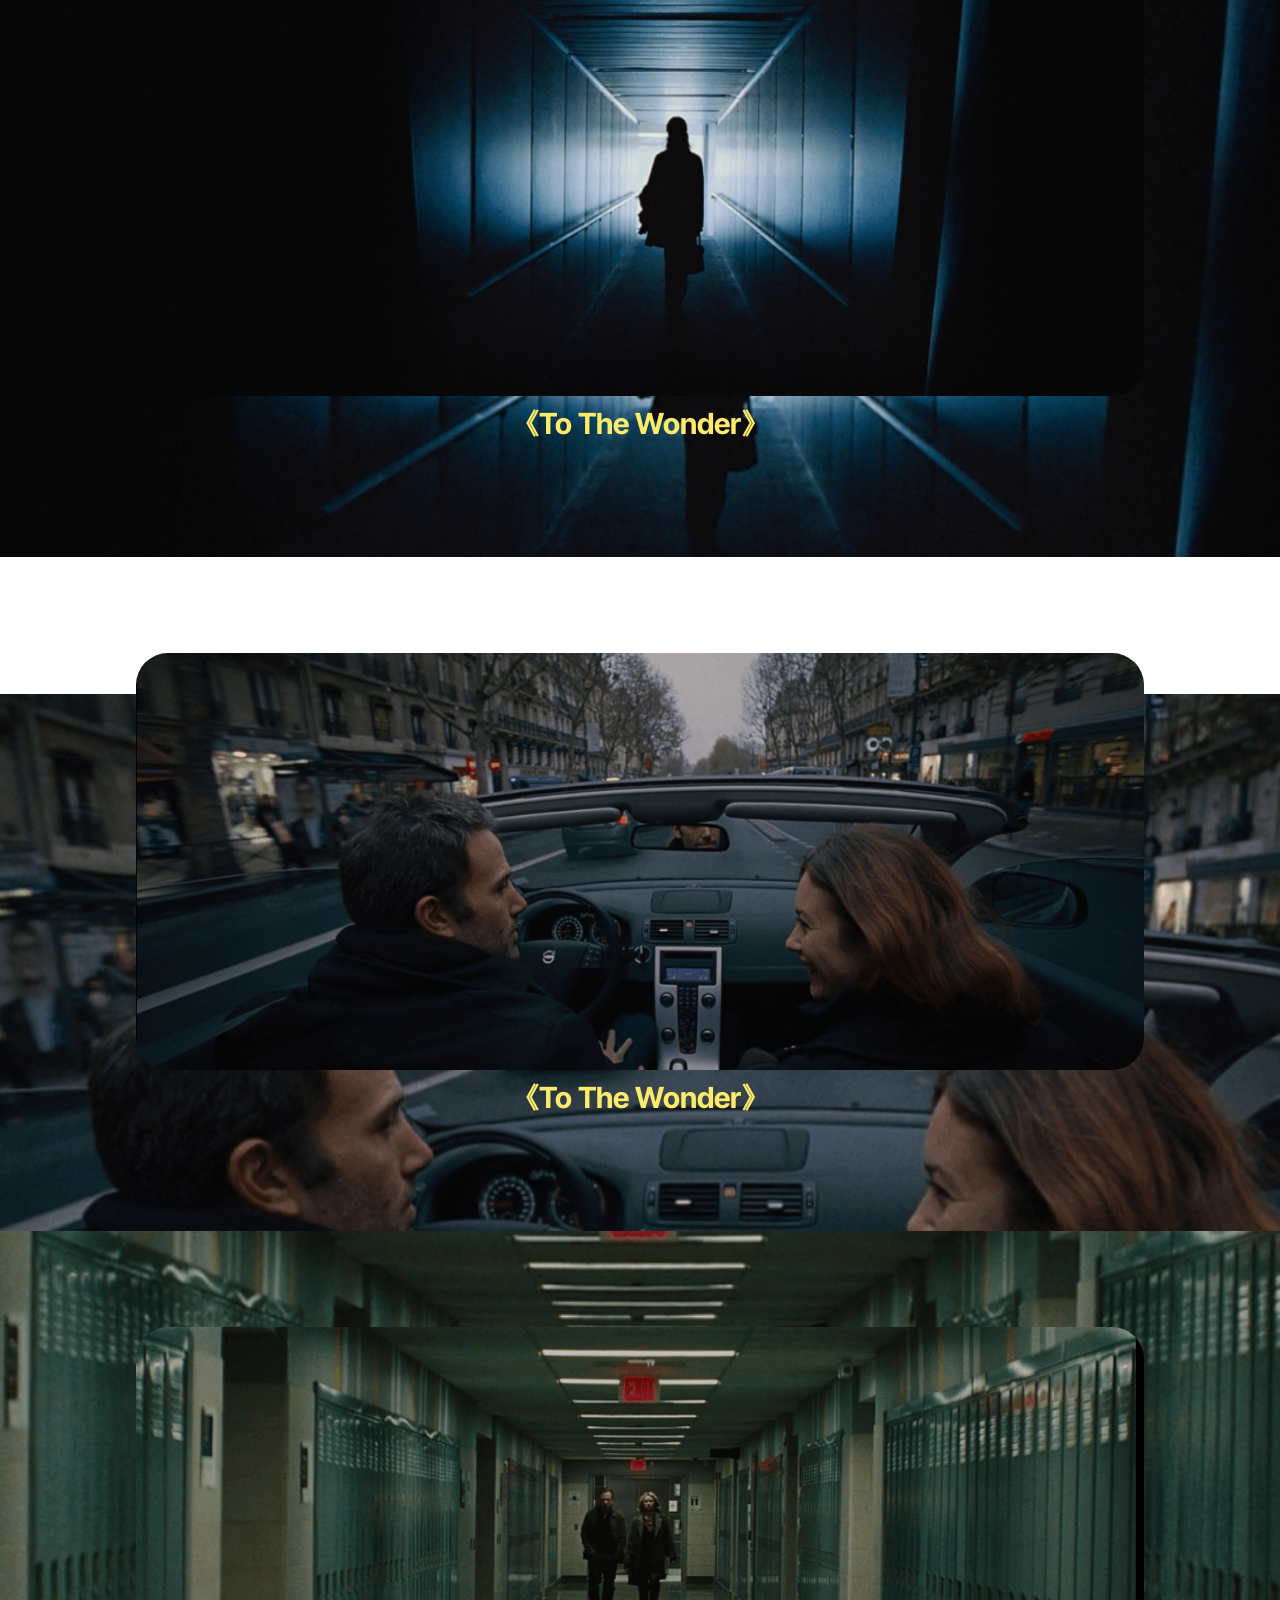
<file: page1.html>
<!DOCTYPE html>
<html  >
<head>
  <!-- Site made with Mobirise Website Builder v6.1.12, https://mobirise.com -->
  <meta charset="UTF-8">
  <meta http-equiv="X-UA-Compatible" content="IE=edge">
  <meta name="generator" content="Mobirise v6.1.12, mobirise.com">
  <meta name="viewport" content="width=device-width, initial-scale=1, minimum-scale=1">
  <link rel="shortcut icon" href="assets/images/logo5.png" type="image/x-icon">
  <meta name="description" content="">
  
  
  <title>Assignment 2.0</title>
  <link rel="stylesheet" href="assets/bootstrap/css/bootstrap.min.css">
  <link rel="stylesheet" href="assets/parallax/jarallax.css">
  <link rel="stylesheet" href="assets/animatecss/animate.css">
  <link rel="stylesheet" href="assets/socicon/css/styles.css">
  <link rel="stylesheet" href="assets/theme/css/style.css">
  <link rel="preload" href="https://fonts.googleapis.com/css?family=Montserrat:100,200,300,400,500,600,700,800,900,100i,200i,300i,400i,500i,600i,700i,800i,900i&display=swap" as="style" onload="this.onload=null;this.rel='stylesheet'">
  <noscript><link rel="stylesheet" href="https://fonts.googleapis.com/css?family=Montserrat:100,200,300,400,500,600,700,800,900,100i,200i,300i,400i,500i,600i,700i,800i,900i&display=swap"></noscript>
  <link rel="preload" href="https://fonts.googleapis.com/css?family=Inter+Tight:100,200,300,400,500,600,700,800,900,100i,200i,300i,400i,500i,600i,700i,800i,900i&display=swap" as="style" onload="this.onload=null;this.rel='stylesheet'">
  <noscript><link rel="stylesheet" href="https://fonts.googleapis.com/css?family=Inter+Tight:100,200,300,400,500,600,700,800,900,100i,200i,300i,400i,500i,600i,700i,800i,900i&display=swap"></noscript>
  <link rel="preload" as="style" href="assets/mobirise/css/mbr-additional.css?v=a5sdtI"><link rel="stylesheet" href="assets/mobirise/css/mbr-additional.css?v=a5sdtI" type="text/css">

  
  
  
</head>
<body>
  
  <section data-bs-version="5.1" class="header5 cid-vgjtJi9KSv mbr-fullscreen" id="header5-2j">

    

    
    

    <div class="container">
        <div class="row justify-content-end">
            <div class="col-12 col-lg-7">
                <h1 class="mbr-section-title mbr-fonts-style mbr-white mb-3 display-1"><strong>Assignment 2.0</strong><br><strong>构图在线展示练习</strong></h1>
                
                
                
            </div>
        </div>
    </div>
</section>

<section data-bs-version="5.1" class="header13 cid-vgaC9SscTf mbr-fullscreen" id="header13-2d">

    

    
    <div class="mbr-overlay" style="opacity: 0.2; background-color: rgb(255, 255, 255);"></div>

    <div class="align-center container">
        <div class="row justify-content-center">
            <div class="col-12 col-lg-10">
                <h1 class="mbr-section-title mbr-fonts-style mb-3 display-1"><strong>Symmetrical Composition</strong></h1>
                
                
                
                
            </div>
        </div>
    </div>
</section>

<section data-bs-version="5.1" class="image3 cid-vgazV5cf8E mbr-parallax-background" id="image3-1w">
    

    
    <div class="mbr-overlay" style="opacity: 0; background-color: rgb(255, 255, 255);">
    </div>

    <div class="container-fluid">
        <div class="row justify-content-center">
            <div class="col-12 col-lg-10">
                <div class="image-wrapper">
                    <img src="assets/images/titanic-2015x3000.jpg" alt="Mobirise Website Builder">
                    <p class="mbr-description mbr-fonts-style mt-2 align-center display-2"><strong>《Titanic》</strong></p>
                </div>
            </div>
        </div>
    </div>
</section>

<section data-bs-version="5.1" class="image3 cid-vgaBX1Ca4m mbr-parallax-background" id="image3-21">
    

    
    <div class="mbr-overlay" style="opacity: 0; background-color: rgb(255, 255, 255);">
    </div>

    <div class="container-fluid">
        <div class="row justify-content-center">
            <div class="col-12 col-lg-10">
                <div class="image-wrapper">
                    <img src="assets/images/jaws-movie-poster.webp" alt="Mobirise Website Builder">
                    <p class="mbr-description mbr-fonts-style mt-2 align-center display-2"><strong>《Jaws》</strong></p>
                </div>
            </div>
        </div>
    </div>
</section>

<section data-bs-version="5.1" class="image3 cid-vgaBXsrqrD mbr-parallax-background" id="image3-22">
    

    
    <div class="mbr-overlay" style="opacity: 0; background-color: rgb(255, 255, 255);">
    </div>

    <div class="container-fluid">
        <div class="row justify-content-center">
            <div class="col-12 col-lg-10">
                <div class="image-wrapper">
                    <img src="assets/images/tenet-movie-poster-2136x3165.jpg" alt="Mobirise Website Builder">
                    <p class="mbr-description mbr-fonts-style mt-2 align-center display-2"><strong>《Tenet》</strong></p>
                </div>
            </div>
        </div>
    </div>
</section>

<section data-bs-version="5.1" class="image3 cid-vgaBXSFX3Q mbr-parallax-background" id="image3-23">
    

    
    <div class="mbr-overlay" style="opacity: 0; background-color: rgb(255, 255, 255);">
    </div>

    <div class="container">
        <div class="row justify-content-center">
            <div class="col-12 col-lg-10">
                <div class="image-wrapper">
                    <img src="assets/images/inception-780x1170.jpg" alt="Mobirise Website Builder">
                    <p class="mbr-description mbr-fonts-style mt-2 align-center display-2"><strong>《Inception(2010)》</strong></p>
                </div>
            </div>
        </div>
    </div>
</section>

<section data-bs-version="5.1" class="header13 cid-vgaCblmHDg mbr-fullscreen" id="header13-2e">

    

    
    <div class="mbr-overlay" style="opacity: 0.2; background-color: rgb(255, 255, 255);"></div>

    <div class="align-center container">
        <div class="row justify-content-center">
            <div class="col-12 col-lg-10">
                <h1 class="mbr-section-title mbr-fonts-style mb-3 display-1"><strong>Bird's-eye</strong><br><strong><br></strong><br><strong>Overhead</strong><br><strong><br></strong><br><strong>Top-down</strong></h1>
                
                
                
                
            </div>
        </div>
    </div>
</section>

<section data-bs-version="5.1" class="image3 cid-vgaBYjiIMc mbr-parallax-background" id="image3-24">
    

    
    <div class="mbr-overlay" style="opacity: 0; background-color: rgb(255, 255, 255);">
    </div>

    <div class="container-fluid">
        <div class="row justify-content-center">
            <div class="col-12 col-lg-10">
                <div class="image-wrapper">
                    <img src="assets/images/bird20the20conjuring-1186x493.png" alt="Mobirise Website Builder">
                    <p class="mbr-description mbr-fonts-style mt-2 align-center display-4"><strong>《The Conjuring: The Devil Made Me Do It》</strong></p>
                </div>
            </div>
        </div>
    </div>
</section>

<section data-bs-version="5.1" class="image3 cid-vgaBYN4aRq mbr-parallax-background" id="image3-25">
    

    
    <div class="mbr-overlay" style="opacity: 0; background-color: rgb(255, 255, 255);">
    </div>

    <div class="container-fluid">
        <div class="row justify-content-center">
            <div class="col-12 col-lg-10">
                <div class="image-wrapper">
                    <img src="assets/images/the20conjuring20the20devil20made20me20do20it-1179x494.png" alt="Mobirise Website Builder">
                    <p class="mbr-description mbr-fonts-style mt-2 align-center display-4"><strong>《The Conjuring: The Devil Made Me Do It》</strong></p>
                </div>
            </div>
        </div>
    </div>
</section>

<section data-bs-version="5.1" class="image3 cid-vgaBZaQxE9 mbr-parallax-background" id="image3-26">
    

    
    <div class="mbr-overlay" style="opacity: 0; background-color: rgb(255, 255, 255);">
    </div>

    <div class="container-fluid">
        <div class="row justify-content-center">
            <div class="col-12 col-lg-10">
                <div class="image-wrapper">
                    <img src="assets/images/bird20the20last-880x486.png" alt="Mobirise Website Builder">
                    <p class="mbr-description mbr-fonts-style mt-2 align-center display-4"><strong>《The Last of Us - Season 1 - Episode 2》</strong></p>
                </div>
            </div>
        </div>
    </div>
</section>

<section data-bs-version="5.1" class="image3 cid-vgaBZyUmW3 mbr-parallax-background" id="image3-27">
    

    
    <div class="mbr-overlay" style="opacity: 0; background-color: rgb(255, 255, 255);">
    </div>

    <div class="container-fluid">
        <div class="row justify-content-center">
            <div class="col-12 col-lg-10">
                <div class="image-wrapper">
                    <img src="assets/images/the20last20of20us20-20season20120-20episode202-881x492.png" alt="Mobirise Website Builder">
                    <p class="mbr-description mbr-fonts-style mt-2 align-center display-4"><strong>《The Last of Us - Season 1 - Episode 2》</strong></p>
                </div>
            </div>
        </div>
    </div>
</section>

<section data-bs-version="5.1" class="header13 cid-vgaCcCOApu mbr-fullscreen" id="header13-2f">

    

    
    <div class="mbr-overlay" style="opacity: 0.2; background-color: rgb(255, 255, 255);"></div>

    <div class="align-center container">
        <div class="row justify-content-center">
            <div class="col-12 col-lg-10">
                <h1 class="mbr-section-title mbr-fonts-style mb-3 display-1"><strong>Leading Lines</strong></h1>
                
                
                
                
            </div>
        </div>
    </div>
</section>

<section data-bs-version="5.1" class="image3 cid-vgaBZYtXot mbr-parallax-background" id="image3-28">
    

    
    <div class="mbr-overlay" style="opacity: 0; background-color: rgb(255, 255, 255);">
    </div>

    <div class="container-fluid">
        <div class="row justify-content-center">
            <div class="col-12 col-lg-10">
                <div class="image-wrapper">
                    <img src="assets/images/the20pursuit20of20happyness-1202x506.png" alt="Mobirise Website Builder">
                    <p class="mbr-description mbr-fonts-style mt-2 align-center display-4"><strong>《The Pursuit of Happyness》</strong></p>
                </div>
            </div>
        </div>
    </div>
</section>

<section data-bs-version="5.1" class="image3 cid-vgaC0swgVE mbr-parallax-background" id="image3-29">
    

    
    <div class="mbr-overlay" style="opacity: 0; background-color: rgb(255, 255, 255);">
    </div>

    <div class="container-fluid">
        <div class="row justify-content-center">
            <div class="col-12 col-lg-10">
                <div class="image-wrapper">
                    <img src="assets/images/to20the20wonder202-1157x480.png" alt="Mobirise Website Builder">
                    <p class="mbr-description mbr-fonts-style mt-2 align-center display-4"><strong>《To The Wonder》</strong></p>
                </div>
            </div>
        </div>
    </div>
</section>

<section data-bs-version="5.1" class="image3 cid-vgaC0SeAe5 mbr-parallax-background" id="image3-2a">
    

    
    <div class="mbr-overlay" style="opacity: 0; background-color: rgb(255, 255, 255);">
    </div>

    <div class="container-fluid">
        <div class="row justify-content-center">
            <div class="col-12 col-lg-10">
                <div class="image-wrapper">
                    <img src="assets/images/to20the20wonder-1175x486.png" alt="Mobirise Website Builder">
                    <p class="mbr-description mbr-fonts-style mt-2 align-center display-4"><strong>《To The Wonder》</strong></p>
                </div>
            </div>
        </div>
    </div>
</section>

<section data-bs-version="5.1" class="image3 cid-vgaC1cM9HU mbr-parallax-background" id="image3-2b">
    

    
    <div class="mbr-overlay" style="opacity: 0; background-color: rgb(255, 255, 255);">
    </div>

    <div class="container-fluid">
        <div class="row justify-content-center">
            <div class="col-12 col-lg-10">
                <div class="image-wrapper">
                    <img src="assets/images/luce-1210x485.png" alt="Mobirise Website Builder">
                    <p class="mbr-description mbr-fonts-style mt-2 align-center display-4"><strong>《Luce》</strong></p>
                </div>
            </div>
        </div>
    </div>
</section>

<section data-bs-version="5.1" class="header13 cid-vgaCdB9AT2 mbr-fullscreen" id="header13-2g">

    

    
    <div class="mbr-overlay" style="opacity: 0.2; background-color: rgb(255, 255, 255);"></div>

    <div class="align-center container">
        <div class="row justify-content-center">
            <div class="col-12 col-lg-10">
                <h1 class="mbr-section-title mbr-fonts-style mb-3 display-1"><strong>Low Angle</strong></h1>
                
                
                
                
            </div>
        </div>
    </div>
</section>

<section data-bs-version="5.1" class="image3 cid-vgaC1Df7At mbr-parallax-background" id="image3-2c">
    

    
    <div class="mbr-overlay" style="opacity: 0; background-color: rgb(255, 255, 255);">
    </div>

    <div class="container-fluid">
        <div class="row justify-content-center">
            <div class="col-12 col-lg-10">
                <div class="image-wrapper">
                    <img src="assets/images/the20conjuring202-1169x489.png" alt="Mobirise Website Builder">
                    <p class="mbr-description mbr-fonts-style mt-2 align-center display-4"><strong>《The Conjuring 2》</strong></p>
                </div>
            </div>
        </div>
    </div>
</section>

<section data-bs-version="5.1" class="image3 cid-vgazVHcsK1 mbr-parallax-background" id="image3-1x">
    

    
    <div class="mbr-overlay" style="opacity: 0; background-color: rgb(255, 255, 255);">
    </div>

    <div class="container-fluid">
        <div class="row justify-content-center">
            <div class="col-12 col-lg-10">
                <div class="image-wrapper">
                    <img src="assets/images/e4bd8ee8a792e5baa620the20last-879x494.png" alt="Mobirise Website Builder">
                    <p class="mbr-description mbr-fonts-style mt-2 align-center display-4"><strong>《The Last of Us - Season 1 - Episode 2》</strong></p>
                </div>
            </div>
        </div>
    </div>
</section>

<section data-bs-version="5.1" class="image3 cid-vgazWOErai mbr-parallax-background" id="image3-1z">
    

    
    <div class="mbr-overlay" style="opacity: 0; background-color: rgb(255, 255, 255);">
    </div>

    <div class="container-fluid">
        <div class="row justify-content-center">
            <div class="col-12 col-lg-10">
                <div class="image-wrapper">
                    <img src="assets/images/spring20breakers-1194x497.png" alt="Mobirise Website Builder">
                    <p class="mbr-description mbr-fonts-style mt-2 align-center display-4"><strong>《Spring Breakers》</strong></p>
                </div>
            </div>
        </div>
    </div>
</section>

<section data-bs-version="5.1" class="image3 cid-vgazWddkEt mbr-parallax-background" id="image3-1y">
    

    
    <div class="mbr-overlay" style="opacity: 0; background-color: rgb(255, 255, 255);">
    </div>

    <div class="container-fluid">
        <div class="row justify-content-center">
            <div class="col-12 col-lg-10">
                <div class="image-wrapper">
                    <img src="assets/images/peaky20blinders20-20season20120-20episode201-920x492.png" alt="Mobirise Website Builder">
                    <p class="mbr-description mbr-fonts-style mt-2 align-center display-4"><strong>《Peaky Blinders - Season 1 - Episode 1》</strong></p>
                </div>
            </div>
        </div>
    </div>
</section><section class="display-7" style="padding: 0;align-items: center;justify-content: center;flex-wrap: wrap;    align-content: center;display: flex;position: relative;height: 4rem;"><a href="https://mobiri.se/4654924" style="flex: 1 1;height: 4rem;position: absolute;width: 100%;z-index: 1;"><img alt="" style="height: 4rem;" src="[data-uri]"></a><p style="margin: 0;text-align: center;" class="display-7">&#8204;</p><a style="z-index:1" href="https://mobirise.com/builder/ai-website-maker.html">AI Website Maker</a></section><script src="assets/bootstrap/js/bootstrap.bundle.min.js"></script>  <script src="assets/parallax/jarallax.js"></script>  <script src="assets/smoothscroll/smooth-scroll.js"></script>  <script src="assets/ytplayer/index.js"></script>  <script src="assets/theme/js/script.js"></script>  
  
  
  <input name="animation" type="hidden">
  </body>
</html>
</file>
<file: assets/web/assets/mobirise-icons2/mobirise2.css>
@font-face {
  font-family: 'Moririse2';
  font-display: swap;
  src:  url('mobirise2.eot?f2bix4');
  src:  url('mobirise2.eot?f2bix4#iefix') format('embedded-opentype'),
    url('mobirise2.woff2?f2bix4') format('woff2'),
    url('mobirise2.woff?f2bix4') format('woff'),
    url('mobirise2.ttf?f2bix4') format('truetype'),
    url('mobirise2.svg?f2bix4#mobirise2') format('svg');
  font-weight: normal;
  font-style: normal;
}

[class^="mobi-"], [class*=" mobi-"] {
  /* use !important to prevent issues with browser extensions that change fonts */
  font-family: 'Moririse2' !important;
  speak: none;
  font-style: normal;
  font-weight: normal;
  font-variant: normal;
  text-transform: none;
  line-height: 1;

  /* Better Font Rendering =========== */
  -webkit-font-smoothing: antialiased;
  -moz-osx-font-smoothing: grayscale;
}

.mobi-mbri-add-submenu:before {
  content: "\e900";
}
.mobi-mbri-alert:before {
  content: "\e901";
}
.mobi-mbri-align-center:before {
  content: "\e902";
}
.mobi-mbri-align-justify:before {
  content: "\e903";
}
.mobi-mbri-align-left:before {
  content: "\e904";
}
.mobi-mbri-align-right:before {
  content: "\e905";
}
.mobi-mbri-android:before {
  content: "\e906";
}
.mobi-mbri-apple:before {
  content: "\e907";
}
.mobi-mbri-arrow-down:before {
  content: "\e908";
}
.mobi-mbri-arrow-next:before {
  content: "\e909";
}
.mobi-mbri-arrow-prev:before {
  content: "\e90a";
}
.mobi-mbri-arrow-up:before {
  content: "\e90b";
}
.mobi-mbri-bold:before {
  content: "\e90c";
}
.mobi-mbri-bookmark:before {
  content: "\e90d";
}
.mobi-mbri-bootstrap:before {
  content: "\e90e";
}
.mobi-mbri-briefcase:before {
  content: "\e90f";
}
.mobi-mbri-browse:before {
  content: "\e910";
}
.mobi-mbri-bulleted-list:before {
  content: "\e911";
}
.mobi-mbri-calendar:before {
  content: "\e912";
}
.mobi-mbri-camera:before {
  content: "\e913";
}
.mobi-mbri-cart-add:before {
  content: "\e914";
}
.mobi-mbri-cart-full:before {
  content: "\e915";
}
.mobi-mbri-cash:before {
  content: "\e916";
}
.mobi-mbri-change-style:before {
  content: "\e917";
}
.mobi-mbri-chat:before {
  content: "\e918";
}
.mobi-mbri-clock:before {
  content: "\e919";
}
.mobi-mbri-close:before {
  content: "\e91a";
}
.mobi-mbri-cloud:before {
  content: "\e91b";
}
.mobi-mbri-code:before {
  content: "\e91c";
}
.mobi-mbri-contact-form:before {
  content: "\e91d";
}
.mobi-mbri-credit-card:before {
  content: "\e91e";
}
.mobi-mbri-cursor-click:before {
  content: "\e91f";
}
.mobi-mbri-cust-feedback:before {
  content: "\e920";
}
.mobi-mbri-database:before {
  content: "\e921";
}
.mobi-mbri-delivery:before {
  content: "\e922";
}
.mobi-mbri-desktop:before {
  content: "\e923";
}
.mobi-mbri-devices:before {
  content: "\e924";
}
.mobi-mbri-down:before {
  content: "\e925";
}
.mobi-mbri-download-2:before {
  content: "\e926";
}
.mobi-mbri-download:before {
  content: "\e927";
}
.mobi-mbri-drag-n-drop-2:before {
  content: "\e928";
}
.mobi-mbri-drag-n-drop:before {
  content: "\e929";
}
.mobi-mbri-edit-2:before {
  content: "\e92a";
}
.mobi-mbri-edit:before {
  content: "\e92b";
}
.mobi-mbri-error:before {
  content: "\e92c";
}
.mobi-mbri-extension:before {
  content: "\e92d";
}
.mobi-mbri-features:before {
  content: "\e92e";
}
.mobi-mbri-file:before {
  content: "\e92f";
}
.mobi-mbri-flag:before {
  content: "\e930";
}
.mobi-mbri-folder:before {
  content: "\e931";
}
.mobi-mbri-gift:before {
  content: "\e932";
}
.mobi-mbri-github:before {
  content: "\e933";
}
.mobi-mbri-globe-2:before {
  content: "\e934";
}
.mobi-mbri-globe:before {
  content: "\e935";
}
.mobi-mbri-growing-chart:before {
  content: "\e936";
}
.mobi-mbri-hearth:before {
  content: "\e937";
}
.mobi-mbri-help:before {
  content: "\e938";
}
.mobi-mbri-home:before {
  content: "\e939";
}
.mobi-mbri-hot-cup:before {
  content: "\e93a";
}
.mobi-mbri-idea:before {
  content: "\e93b";
}
.mobi-mbri-image-gallery:before {
  content: "\e93c";
}
.mobi-mbri-image-slider:before {
  content: "\e93d";
}
.mobi-mbri-info:before {
  content: "\e93e";
}
.mobi-mbri-italic:before {
  content: "\e93f";
}
.mobi-mbri-key:before {
  content: "\e940";
}
.mobi-mbri-laptop:before {
  content: "\e941";
}
.mobi-mbri-layers:before {
  content: "\e942";
}
.mobi-mbri-left-right:before {
  content: "\e943";
}
.mobi-mbri-left:before {
  content: "\e944";
}
.mobi-mbri-letter:before {
  content: "\e945";
}
.mobi-mbri-like:before {
  content: "\e946";
}
.mobi-mbri-link:before {
  content: "\e947";
}
.mobi-mbri-lock:before {
  content: "\e948";
}
.mobi-mbri-login:before {
  content: "\e949";
}
.mobi-mbri-logout:before {
  content: "\e94a";
}
.mobi-mbri-magic-stick:before {
  content: "\e94b";
}
.mobi-mbri-map-pin:before {
  content: "\e94c";
}
.mobi-mbri-menu:before {
  content: "\e94d";
}
.mobi-mbri-mobile-2:before {
  content: "\e94e";
}
.mobi-mbri-mobile-horizontal:before {
  content: "\e94f";
}
.mobi-mbri-mobile:before {
  content: "\e950";
}
.mobi-mbri-mobirise:before {
  content: "\e951";
}
.mobi-mbri-more-horizontal:before {
  content: "\e952";
}
.mobi-mbri-more-vertical:before {
  content: "\e953";
}
.mobi-mbri-music:before {
  content: "\e954";
}
.mobi-mbri-new-file:before {
  content: "\e955";
}
.mobi-mbri-numbered-list:before {
  content: "\e956";
}
.mobi-mbri-opened-folder:before {
  content: "\e957";
}
.mobi-mbri-pages:before {
  content: "\e958";
}
.mobi-mbri-paper-plane:before {
  content: "\e959";
}
.mobi-mbri-paperclip:before {
  content: "\e95a";
}
.mobi-mbri-phone:before {
  content: "\e95b";
}
.mobi-mbri-photo:before {
  content: "\e95c";
}
.mobi-mbri-photos:before {
  content: "\e95d";
}
.mobi-mbri-pin:before {
  content: "\e95e";
}
.mobi-mbri-play:before {
  content: "\e95f";
}
.mobi-mbri-plus:before {
  content: "\e960";
}
.mobi-mbri-preview:before {
  content: "\e961";
}
.mobi-mbri-print:before {
  content: "\e962";
}
.mobi-mbri-protect:before {
  content: "\e963";
}
.mobi-mbri-question:before {
  content: "\e964";
}
.mobi-mbri-quote-left:before {
  content: "\e965";
}
.mobi-mbri-quote-right:before {
  content: "\e966";
}
.mobi-mbri-redo:before {
  content: "\e967";
}
.mobi-mbri-refresh:before {
  content: "\e968";
}
.mobi-mbri-responsive-2:before {
  content: "\e969";
}
.mobi-mbri-responsive:before {
  content: "\e96a";
}
.mobi-mbri-right:before {
  content: "\e96b";
}
.mobi-mbri-rocket:before {
  content: "\e96c";
}
.mobi-mbri-sad-face:before {
  content: "\e96d";
}
.mobi-mbri-sale:before {
  content: "\e96e";
}
.mobi-mbri-save:before {
  content: "\e96f";
}
.mobi-mbri-search:before {
  content: "\e970";
}
.mobi-mbri-setting-2:before {
  content: "\e971";
}
.mobi-mbri-setting-3:before {
  content: "\e972";
}
.mobi-mbri-setting:before {
  content: "\e973";
}
.mobi-mbri-share:before {
  content: "\e974";
}
.mobi-mbri-shopping-bag:before {
  content: "\e975";
}
.mobi-mbri-shopping-basket:before {
  content: "\e976";
}
.mobi-mbri-shopping-cart:before {
  content: "\e977";
}
.mobi-mbri-sites:before {
  content: "\e978";
}
.mobi-mbri-smile-face:before {
  content: "\e979";
}
.mobi-mbri-speed:before {
  content: "\e97a";
}
.mobi-mbri-star:before {
  content: "\e97b";
}
.mobi-mbri-success:before {
  content: "\e97c";
}
.mobi-mbri-sun:before {
  content: "\e97d";
}
.mobi-mbri-sun2:before {
  content: "\e97e";
}
.mobi-mbri-tablet-vertical:before {
  content: "\e97f";
}
.mobi-mbri-tablet:before {
  content: "\e980";
}
.mobi-mbri-target:before {
  content: "\e981";
}
.mobi-mbri-timer:before {
  content: "\e982";
}
.mobi-mbri-to-ftp:before {
  content: "\e983";
}
.mobi-mbri-to-local-drive:before {
  content: "\e984";
}
.mobi-mbri-touch-swipe:before {
  content: "\e985";
}
.mobi-mbri-touch:before {
  content: "\e986";
}
.mobi-mbri-trash:before {
  content: "\e987";
}
.mobi-mbri-underline:before {
  content: "\e988";
}
.mobi-mbri-undo:before {
  content: "\e989";
}
.mobi-mbri-unlink:before {
  content: "\e98a";
}
.mobi-mbri-unlock:before {
  content: "\e98b";
}
.mobi-mbri-up-down:before {
  content: "\e98c";
}
.mobi-mbri-up:before {
  content: "\e98d";
}
.mobi-mbri-update:before {
  content: "\e98e";
}
.mobi-mbri-upload-2:before {
  content: "\e98f";
}
.mobi-mbri-upload:before {
  content: "\e990";
}
.mobi-mbri-user-2:before {
  content: "\e991";
}
.mobi-mbri-user:before {
  content: "\e992";
}
.mobi-mbri-users:before {
  content: "\e993";
}
.mobi-mbri-video-play:before {
  content: "\e994";
}
.mobi-mbri-video:before {
  content: "\e995";
}
.mobi-mbri-watch:before {
  content: "\e996";
}
.mobi-mbri-website-theme-2:before {
  content: "\e997";
}
.mobi-mbri-website-theme:before {
  content: "\e998";
}
.mobi-mbri-wifi:before {
  content: "\e999";
}
.mobi-mbri-windows:before {
  content: "\e99a";
}
.mobi-mbri-zoom-in:before {
  content: "\e99b";
}
.mobi-mbri-zoom-out:before {
  content: "\e99c";
}
</file>
<file: assets/parallax/jarallax.css>
.jarallax {
    position: relative;
    z-index: 0;
}
.jarallax > .jarallax-img {
    position: absolute;
    object-fit: cover;
    /* support for plugin https://github.com/bfred-it/object-fit-images */
    font-family: 'object-fit: cover;';
    top: 0;
    left: 0;
    width: 100%;
    height: 100%;
    z-index: -1;
}
</file>
<file: assets/socicon/css/styles.css>
@charset "UTF-8";

@font-face {
  font-family: 'Socicon';
  src:  url('../fonts/socicon.eot');
  src:  url('../fonts/socicon.eot?#iefix') format('embedded-opentype'),
    url('../fonts/socicon.woff2') format('woff2'),
    url('../fonts/socicon.ttf') format('truetype'),
    url('../fonts/socicon.woff') format('woff'),
    url('../fonts/socicon.svg#socicon') format('svg');
  font-weight: normal;
  font-style: normal;
  font-display: swap;
}

[data-icon]:before {
  font-family: "socicon" !important;
  content: attr(data-icon);
  font-style: normal !important;
  font-weight: normal !important;
  font-variant: normal !important;
  text-transform: none !important;
  speak: none;
  line-height: 1;
  -webkit-font-smoothing: antialiased;
  -moz-osx-font-smoothing: grayscale;
}

[class^="socicon-"], [class*=" socicon-"] {
  /* use !important to prevent issues with browser extensions that change fonts */
  font-family: 'Socicon' !important;
  speak: none;
  font-style: normal;
  font-weight: normal;
  font-variant: normal;
  text-transform: none;
  line-height: 1;

  /* Better Font Rendering =========== */
  -webkit-font-smoothing: antialiased;
  -moz-osx-font-smoothing: grayscale;
}

.socicon-500px:before {
  content: "\e000";
}
.socicon-8tracks:before {
  content: "\e001";
}
.socicon-airbnb:before {
  content: "\e002";
}
.socicon-alliance:before {
  content: "\e003";
}
.socicon-amazon:before {
  content: "\e004";
}
.socicon-amplement:before {
  content: "\e005";
}
.socicon-android:before {
  content: "\e006";
}
.socicon-angellist:before {
  content: "\e007";
}
.socicon-apple:before {
  content: "\e008";
}
.socicon-appnet:before {
  content: "\e009";
}
.socicon-baidu:before {
  content: "\e00a";
}
.socicon-bandcamp:before {
  content: "\e00b";
}
.socicon-battlenet:before {
  content: "\e00c";
}
.socicon-mixer:before {
  content: "\e00d";
}
.socicon-bebee:before {
  content: "\e00e";
}
.socicon-bebo:before {
  content: "\e00f";
}
.socicon-behance:before {
  content: "\e010";
}
.socicon-blizzard:before {
  content: "\e011";
}
.socicon-blogger:before {
  content: "\e012";
}
.socicon-buffer:before {
  content: "\e013";
}
.socicon-chrome:before {
  content: "\e014";
}
.socicon-coderwall:before {
  content: "\e015";
}
.socicon-curse:before {
  content: "\e016";
}
.socicon-dailymotion:before {
  content: "\e017";
}
.socicon-deezer:before {
  content: "\e018";
}
.socicon-delicious:before {
  content: "\e019";
}
.socicon-deviantart:before {
  content: "\e01a";
}
.socicon-diablo:before {
  content: "\e01b";
}
.socicon-digg:before {
  content: "\e01c";
}
.socicon-discord:before {
  content: "\e01d";
}
.socicon-disqus:before {
  content: "\e01e";
}
.socicon-douban:before {
  content: "\e01f";
}
.socicon-draugiem:before {
  content: "\e020";
}
.socicon-dribbble:before {
  content: "\e021";
}
.socicon-drupal:before {
  content: "\e022";
}
.socicon-ebay:before {
  content: "\e023";
}
.socicon-ello:before {
  content: "\e024";
}
.socicon-endomodo:before {
  content: "\e025";
}
.socicon-envato:before {
  content: "\e026";
}
.socicon-etsy:before {
  content: "\e027";
}
.socicon-facebook:before {
  content: "\e028";
}
.socicon-feedburner:before {
  content: "\e029";
}
.socicon-filmweb:before {
  content: "\e02a";
}
.socicon-firefox:before {
  content: "\e02b";
}
.socicon-flattr:before {
  content: "\e02c";
}
.socicon-flickr:before {
  content: "\e02d";
}
.socicon-formulr:before {
  content: "\e02e";
}
.socicon-forrst:before {
  content: "\e02f";
}
.socicon-foursquare:before {
  content: "\e030";
}
.socicon-friendfeed:before {
  content: "\e031";
}
.socicon-github:before {
  content: "\e032";
}
.socicon-goodreads:before {
  content: "\e033";
}
.socicon-google:before {
  content: "\e034";
}
.socicon-googlescholar:before {
  content: "\e035";
}
.socicon-googlegroups:before {
  content: "\e036";
}
.socicon-googlephotos:before {
  content: "\e037";
}
.socicon-googleplus:before {
  content: "\e038";
}
.socicon-grooveshark:before {
  content: "\e039";
}
.socicon-hackerrank:before {
  content: "\e03a";
}
.socicon-hearthstone:before {
  content: "\e03b";
}
.socicon-hellocoton:before {
  content: "\e03c";
}
.socicon-heroes:before {
  content: "\e03d";
}
.socicon-smashcast:before {
  content: "\e03e";
}
.socicon-horde:before {
  content: "\e03f";
}
.socicon-houzz:before {
  content: "\e040";
}
.socicon-icq:before {
  content: "\e041";
}
.socicon-identica:before {
  content: "\e042";
}
.socicon-imdb:before {
  content: "\e043";
}
.socicon-instagram:before {
  content: "\e044";
}
.socicon-issuu:before {
  content: "\e045";
}
.socicon-istock:before {
  content: "\e046";
}
.socicon-itunes:before {
  content: "\e047";
}
.socicon-keybase:before {
  content: "\e048";
}
.socicon-lanyrd:before {
  content: "\e049";
}
.socicon-lastfm:before {
  content: "\e04a";
}
.socicon-line:before {
  content: "\e04b";
}
.socicon-linkedin:before {
  content: "\e04c";
}
.socicon-livejournal:before {
  content: "\e04d";
}
.socicon-lyft:before {
  content: "\e04e";
}
.socicon-macos:before {
  content: "\e04f";
}
.socicon-mail:before {
  content: "\e050";
}
.socicon-medium:before {
  content: "\e051";
}
.socicon-meetup:before {
  content: "\e052";
}
.socicon-mixcloud:before {
  content: "\e053";
}
.socicon-modelmayhem:before {
  content: "\e054";
}
.socicon-mumble:before {
  content: "\e055";
}
.socicon-myspace:before {
  content: "\e056";
}
.socicon-newsvine:before {
  content: "\e057";
}
.socicon-nintendo:before {
  content: "\e058";
}
.socicon-npm:before {
  content: "\e059";
}
.socicon-odnoklassniki:before {
  content: "\e05a";
}
.socicon-openid:before {
  content: "\e05b";
}
.socicon-opera:before {
  content: "\e05c";
}
.socicon-outlook:before {
  content: "\e05d";
}
.socicon-overwatch:before {
  content: "\e05e";
}
.socicon-patreon:before {
  content: "\e05f";
}
.socicon-paypal:before {
  content: "\e060";
}
.socicon-periscope:before {
  content: "\e061";
}
.socicon-persona:before {
  content: "\e062";
}
.socicon-pinterest:before {
  content: "\e063";
}
.socicon-play:before {
  content: "\e064";
}
.socicon-player:before {
  content: "\e065";
}
.socicon-playstation:before {
  content: "\e066";
}
.socicon-pocket:before {
  content: "\e067";
}
.socicon-qq:before {
  content: "\e068";
}
.socicon-quora:before {
  content: "\e069";
}
.socicon-raidcall:before {
  content: "\e06a";
}
.socicon-ravelry:before {
  content: "\e06b";
}
.socicon-reddit:before {
  content: "\e06c";
}
.socicon-renren:before {
  content: "\e06d";
}
.socicon-researchgate:before {
  content: "\e06e";
}
.socicon-residentadvisor:before {
  content: "\e06f";
}
.socicon-reverbnation:before {
  content: "\e070";
}
.socicon-rss:before {
  content: "\e071";
}
.socicon-sharethis:before {
  content: "\e072";
}
.socicon-skype:before {
  content: "\e073";
}
.socicon-slideshare:before {
  content: "\e074";
}
.socicon-smugmug:before {
  content: "\e075";
}
.socicon-snapchat:before {
  content: "\e076";
}
.socicon-songkick:before {
  content: "\e077";
}
.socicon-soundcloud:before {
  content: "\e078";
}
.socicon-spotify:before {
  content: "\e079";
}
.socicon-stackexchange:before {
  content: "\e07a";
}
.socicon-stackoverflow:before {
  content: "\e07b";
}
.socicon-starcraft:before {
  content: "\e07c";
}
.socicon-stayfriends:before {
  content: "\e07d";
}
.socicon-steam:before {
  content: "\e07e";
}
.socicon-storehouse:before {
  content: "\e07f";
}
.socicon-strava:before {
  content: "\e080";
}
.socicon-streamjar:before {
  content: "\e081";
}
.socicon-stumbleupon:before {
  content: "\e082";
}
.socicon-swarm:before {
  content: "\e083";
}
.socicon-teamspeak:before {
  content: "\e084";
}
.socicon-teamviewer:before {
  content: "\e085";
}
.socicon-technorati:before {
  content: "\e086";
}
.socicon-telegram:before {
  content: "\e087";
}
.socicon-tripadvisor:before {
  content: "\e088";
}
.socicon-tripit:before {
  content: "\e089";
}
.socicon-triplej:before {
  content: "\e08a";
}
.socicon-tumblr:before {
  content: "\e08b";
}
.socicon-twitch:before {
  content: "\e08c";
}
.socicon-twitter:before {
  content: "\e08d";
}
.socicon-uber:before {
  content: "\e08e";
}
.socicon-ventrilo:before {
  content: "\e08f";
}
.socicon-viadeo:before {
  content: "\e090";
}
.socicon-viber:before {
  content: "\e091";
}
.socicon-viewbug:before {
  content: "\e092";
}
.socicon-vimeo:before {
  content: "\e093";
}
.socicon-vine:before {
  content: "\e094";
}
.socicon-vkontakte:before {
  content: "\e095";
}
.socicon-warcraft:before {
  content: "\e096";
}
.socicon-wechat:before {
  content: "\e097";
}
.socicon-weibo:before {
  content: "\e098";
}
.socicon-whatsapp:before {
  content: "\e099";
}
.socicon-wikipedia:before {
  content: "\e09a";
}
.socicon-windows:before {
  content: "\e09b";
}
.socicon-wordpress:before {
  content: "\e09c";
}
.socicon-wykop:before {
  content: "\e09d";
}
.socicon-xbox:before {
  content: "\e09e";
}
.socicon-xing:before {
  content: "\e09f";
}
.socicon-yahoo:before {
  content: "\e0a0";
}
.socicon-yammer:before {
  content: "\e0a1";
}
.socicon-yandex:before {
  content: "\e0a2";
}
.socicon-yelp:before {
  content: "\e0a3";
}
.socicon-younow:before {
  content: "\e0a4";
}
.socicon-youtube:before {
  content: "\e0a5";
}
.socicon-zapier:before {
  content: "\e0a6";
}
.socicon-zerply:before {
  content: "\e0a7";
}
.socicon-zomato:before {
  content: "\e0a8";
}
.socicon-zynga:before {
  content: "\e0a9";
}
.socicon-bluesky:before {
  content: "\e0aa";
}
.socicon-threads:before {
  content: "\e0ab";
}
.socicon-spreadshirt:before {
  content: "\e901";
}
.socicon-gamejolt:before {
  content: "\e902";
}
.socicon-trello:before {
  content: "\e903";
}
.socicon-tunein:before {
  content: "\e904";
}
.socicon-bloglovin:before {
  content: "\e905";
}
.socicon-gamewisp:before {
  content: "\e906";
}
.socicon-messenger:before {
  content: "\e907";
}
.socicon-pandora:before {
  content: "\e908";
}
.socicon-augment:before {
  content: "\e909";
}
.socicon-bitbucket:before {
  content: "\e90a";
}
.socicon-fyuse:before {
  content: "\e90b";
}
.socicon-yt-gaming:before {
  content: "\e90c";
}
.socicon-sketchfab:before {
  content: "\e90d";
}
.socicon-mobcrush:before {
  content: "\e90e";
}
.socicon-microsoft:before {
  content: "\e90f";
}
.socicon-realtor:before {
  content: "\e910";
}
.socicon-tidal:before {
  content: "\e911";
}
.socicon-qobuz:before {
  content: "\e912";
}
.socicon-natgeo:before {
  content: "\e913";
}
.socicon-mastodon:before {
  content: "\e914";
}
.socicon-unsplash:before {
  content: "\e915";
}
.socicon-homeadvisor:before {
  content: "\e916";
}
.socicon-angieslist:before {
  content: "\e917";
}
.socicon-codepen:before {
  content: "\e918";
}
.socicon-slack:before {
  content: "\e919";
}
.socicon-openaigym:before {
  content: "\e91a";
}
.socicon-logmein:before {
  content: "\e91b";
}
.socicon-fiverr:before {
  content: "\e91c";
}
.socicon-gotomeeting:before {
  content: "\e91d";
}
.socicon-aliexpress:before {
  content: "\e91e";
}
.socicon-guru:before {
  content: "\e91f";
}
.socicon-appstore:before {
  content: "\e920";
}
.socicon-homes:before {
  content: "\e921";
}
.socicon-zoom:before {
  content: "\e922";
}
.socicon-alibaba:before {
  content: "\e923";
}
.socicon-craigslist:before {
  content: "\e924";
}
.socicon-wix:before {
  content: "\e925";
}
.socicon-redfin:before {
  content: "\e926";
}
.socicon-googlecalendar:before {
  content: "\e927";
}
.socicon-shopify:before {
  content: "\e928";
}
.socicon-freelancer:before {
  content: "\e929";
}
.socicon-seedrs:before {
  content: "\e92a";
}
.socicon-bing:before {
  content: "\e92b";
}
.socicon-doodle:before {
  content: "\e92c";
}
.socicon-bonanza:before {
  content: "\e92d";
}
.socicon-squarespace:before {
  content: "\e92e";
}
.socicon-toptal:before {
  content: "\e92f";
}
.socicon-gust:before {
  content: "\e930";
}
.socicon-ask:before {
  content: "\e931";
}
.socicon-trulia:before {
  content: "\e932";
}
.socicon-loomly:before {
  content: "\e933";
}
.socicon-ghost:before {
  content: "\e934";
}
.socicon-upwork:before {
  content: "\e935";
}
.socicon-fundable:before {
  content: "\e936";
}
.socicon-booking:before {
  content: "\e937";
}
.socicon-googlemaps:before {
  content: "\e938";
}
.socicon-zillow:before {
  content: "\e939";
}
.socicon-niconico:before {
  content: "\e93a";
}
.socicon-toneden:before {
  content: "\e93b";
}
.socicon-crunchbase:before {
  content: "\e93c";
}
.socicon-homefy:before {
  content: "\e93d";
}
.socicon-calendly:before {
  content: "\e93e";
}
.socicon-livemaster:before {
  content: "\e93f";
}
.socicon-udemy:before {
  content: "\e940";
}
.socicon-codered:before {
  content: "\e941";
}
.socicon-origin:before {
  content: "\e942";
}
.socicon-nextdoor:before {
  content: "\e943";
}
.socicon-portfolio:before {
  content: "\e944";
}
.socicon-instructables:before {
  content: "\e945";
}
.socicon-gitlab:before {
  content: "\e946";
}
.socicon-hackernews:before {
  content: "\e947";
}
.socicon-smashwords:before {
  content: "\e948";
}
.socicon-kobo:before {
  content: "\e949";
}
.socicon-bookbub:before {
  content: "\e94a";
}
.socicon-mailru:before {
  content: "\e94b";
}
.socicon-moddb:before {
  content: "\e94c";
}
.socicon-indiedb:before {
  content: "\e94d";
}
.socicon-traxsource:before {
  content: "\e94e";
}
.socicon-gamefor:before {
  content: "\e94f";
}
.socicon-pixiv:before {
  content: "\e950";
}
.socicon-myanimelist:before {
  content: "\e951";
}
.socicon-blackberry:before {
  content: "\e952";
}
.socicon-wickr:before {
  content: "\e953";
}
.socicon-spip:before {
  content: "\e954";
}
.socicon-napster:before {
  content: "\e955";
}
.socicon-beatport:before {
  content: "\e956";
}
.socicon-hackerone:before {
  content: "\e957";
}
.socicon-internet:before {
  content: "\e958";
}
.socicon-ubuntu:before {
  content: "\e959";
}
.socicon-artstation:before {
  content: "\e95a";
}
.socicon-invision:before {
  content: "\e95b";
}
.socicon-torial:before {
  content: "\e95c";
}
.socicon-collectorz:before {
  content: "\e95d";
}
.socicon-seenthis:before {
  content: "\e95e";
}
.socicon-googleplaymusic:before {
  content: "\e95f";
}
.socicon-debian:before {
  content: "\e960";
}
.socicon-filmfreeway:before {
  content: "\e961";
}
.socicon-gnome:before {
  content: "\e962";
}
.socicon-itchio:before {
  content: "\e963";
}
.socicon-jamendo:before {
  content: "\e964";
}
.socicon-mix:before {
  content: "\e965";
}
.socicon-sharepoint:before {
  content: "\e966";
}
.socicon-tinder:before {
  content: "\e967";
}
.socicon-windguru:before {
  content: "\e968";
}
.socicon-cdbaby:before {
  content: "\e969";
}
.socicon-elementaryos:before {
  content: "\e96a";
}
.socicon-stage32:before {
  content: "\e96b";
}
.socicon-tiktok:before {
  content: "\e96c";
}
.socicon-gitter:before {
  content: "\e96d";
}
.socicon-letterboxd:before {
  content: "\e96e";
}
.socicon-threema:before {
  content: "\e96f";
}
.socicon-splice:before {
  content: "\e970";
}
.socicon-metapop:before {
  content: "\e971";
}
.socicon-naver:before {
  content: "\e972";
}
.socicon-remote:before {
  content: "\e973";
}
.socicon-flipboard:before {
  content: "\e974";
}
.socicon-googlehangouts:before {
  content: "\e975";
}
.socicon-dlive:before {
  content: "\e976";
}
.socicon-vsco:before {
  content: "\e977";
}
.socicon-stitcher:before {
  content: "\e978";
}
.socicon-avvo:before {
  content: "\e979";
}
.socicon-redbubble:before {
  content: "\e97a";
}
.socicon-society6:before {
  content: "\e97b";
}
.socicon-zazzle:before {
  content: "\e97c";
}
.socicon-eitaa:before {
  content: "\e97d";
}
.socicon-soroush:before {
  content: "\e97e";
}
.socicon-bale:before {
  content: "\e97f";
}
</file>
<file: assets/theme/css/style.css>
.engine {
	position: absolute;
	text-indent: -2400px;
	text-align: center;
	padding: 0;
	top: 0;
	left: -2400px;
}@charset "UTF-8";
section {
  background-color: #ffffff;
}

body {
  font-style: normal;
  line-height: 1.5;
  font-weight: 400;
  color: #232323;
  position: relative;
}

button {
  background-color: transparent;
  border-color: transparent;
}

.embla__button,
.carousel-control {
  background-color: #edefea !important;
  opacity: 0.8 !important;
  color: #464845 !important;
  border-color: #edefea !important;
}

.carousel .close,
.modalWindow .close {
  background-color: #edefea !important;
  color: #464845 !important;
  border-color: #edefea !important;
  opacity: 0.8 !important;
}

.carousel .close:hover,
.modalWindow .close:hover {
  opacity: 1 !important;
}

.carousel-indicators li {
  background-color: #edefea !important;
  border: 2px solid #464845 !important;
}

.carousel-indicators li:hover,
.carousel-indicators li:active {
  opacity: 0.8 !important;
}

.embla__button:hover,
.carousel-control:hover {
  background-color: #edefea !important;
  opacity: 1 !important;
}

.modalWindow-video-container {
  height: 80%;
}

section,
.container,
.container-fluid {
  position: relative;
  word-wrap: break-word;
}

a.mbr-iconfont:hover {
  text-decoration: none;
}

.article .lead p,
.article .lead ul,
.article .lead ol,
.article .lead pre,
.article .lead blockquote {
  margin-bottom: 0;
}

a {
  font-style: normal;
  font-weight: 400;
  cursor: pointer;
}
a, a:hover {
  text-decoration: none;
}

.mbr-section-title {
  font-style: normal;
  line-height: 1.3;
}

.mbr-section-subtitle {
  line-height: 1.3;
}

.mbr-text {
  font-style: normal;
  line-height: 1.7;
}

h1,
h2,
h3,
h4,
h5,
h6,
.display-1,
.display-2,
.display-4,
.display-5,
.display-7,
span,
p,
a {
  line-height: 1;
  word-break: break-word;
  word-wrap: break-word;
  font-weight: 400;
}

b,
strong {
  font-weight: bold;
}

input:-webkit-autofill, input:-webkit-autofill:hover, input:-webkit-autofill:focus, input:-webkit-autofill:active {
  transition-delay: 9999s;
  -webkit-transition-property: background-color, color;
  transition-property: background-color, color;
}

textarea[type=hidden] {
  display: none;
}

section {
  background-position: 50% 50%;
  background-repeat: no-repeat;
  background-size: cover;
}
section .mbr-background-video,
section .mbr-background-video-preview {
  position: absolute;
  bottom: 0;
  left: 0;
  right: 0;
  top: 0;
}

.hidden {
  visibility: hidden;
}

.mbr-z-index20 {
  z-index: 20;
}

/*! Base colors */
.mbr-white {
  color: #ffffff;
}

.mbr-black {
  color: #111111;
}

.mbr-bg-white {
  background-color: #ffffff;
}

.mbr-bg-black {
  background-color: #000000;
}

/*! Text-aligns */
.align-left {
  text-align: left;
}

.align-center {
  text-align: center;
}

.align-right {
  text-align: right;
}

/*! Font-weight  */
.mbr-light {
  font-weight: 300;
}

.mbr-regular {
  font-weight: 400;
}

.mbr-semibold {
  font-weight: 500;
}

.mbr-bold {
  font-weight: 700;
}

/*! Media  */
.media-content {
  flex-basis: 100%;
}

.media-container-row {
  display: flex;
  flex-direction: row;
  flex-wrap: wrap;
  justify-content: center;
  align-content: center;
  align-items: start;
}
.media-container-row .media-size-item {
  width: 400px;
}

.media-container-column {
  display: flex;
  flex-direction: column;
  flex-wrap: wrap;
  justify-content: center;
  align-content: center;
  align-items: stretch;
}
.media-container-column > * {
  width: 100%;
}

@media (min-width: 992px) {
  .media-container-row {
    flex-wrap: nowrap;
  }
}
figure {
  margin-bottom: 0;
  overflow: hidden;
}

figure[mbr-media-size] {
  transition: width 0.1s;
}

img,
iframe {
  display: block;
  width: 100%;
}

.card {
  background-color: transparent;
  border: none;
}

.card-box {
  width: 100%;
}

.card-img {
  text-align: center;
  flex-shrink: 0;
  -webkit-flex-shrink: 0;
}

.media {
  max-width: 100%;
  margin: 0 auto;
}

.mbr-figure {
  align-self: center;
}

.media-container > div {
  max-width: 100%;
}

.mbr-figure img,
.card-img img {
  width: 100%;
}

@media (max-width: 991px) {
  .media-size-item {
    width: auto !important;
  }
  .media {
    width: auto;
  }
  .mbr-figure {
    width: 100% !important;
  }
}
/*! Buttons */
.mbr-section-btn {
  margin-left: -0.6rem;
  margin-right: -0.6rem;
  font-size: 0;
}

.btn {
  font-weight: 600;
  border-width: 1px;
  font-style: normal;
  margin: 0.6rem 0.6rem;
  white-space: normal;
  transition: all 0.2s ease-in-out;
  display: inline-flex;
  align-items: center;
  justify-content: center;
  word-break: break-word;
}

.btn-sm {
  font-weight: 600;
  letter-spacing: 0px;
  transition: all 0.3s ease-in-out;
}

.btn-md {
  font-weight: 600;
  letter-spacing: 0px;
  transition: all 0.3s ease-in-out;
}

.btn-lg {
  font-weight: 600;
  letter-spacing: 0px;
  transition: all 0.3s ease-in-out;
}

.btn-form {
  margin: 0;
}
.btn-form:hover {
  cursor: pointer;
}

nav .mbr-section-btn {
  margin-left: 0rem;
  margin-right: 0rem;
}

/*! Btn icon margin */
.btn .mbr-iconfont,
.btn.btn-sm .mbr-iconfont {
  order: 1;
  cursor: pointer;
  margin-left: 0.5rem;
  vertical-align: sub;
}

.btn.btn-md .mbr-iconfont,
.btn.btn-md .mbr-iconfont {
  margin-left: 0.8rem;
}

.mbr-regular {
  font-weight: 400;
}

.mbr-semibold {
  font-weight: 500;
}

.mbr-bold {
  font-weight: 700;
}

[type=submit] {
  -webkit-appearance: none;
}

/*! Full-screen */
.mbr-fullscreen .mbr-overlay {
  min-height: 100vh;
}

.mbr-fullscreen {
  display: flex;
  display: -moz-flex;
  display: -ms-flex;
  display: -o-flex;
  align-items: center;
  min-height: 100vh;
  padding-top: 3rem;
  padding-bottom: 3rem;
}

/*! Map */
.map {
  height: 25rem;
  position: relative;
}
.map iframe {
  width: 100%;
  height: 100%;
}

/*! Scroll to top arrow */
.mbr-arrow-up {
  bottom: 25px;
  right: 90px;
  position: fixed;
  text-align: right;
  z-index: 5000;
  color: #ffffff;
  font-size: 22px;
}

.mbr-arrow-up a {
  background: rgba(0, 0, 0, 0.2);
  border-radius: 50%;
  color: #fff;
  display: inline-block;
  height: 60px;
  width: 60px;
  border: 2px solid #fff;
  outline-style: none !important;
  position: relative;
  text-decoration: none;
  transition: all 0.3s ease-in-out;
  cursor: pointer;
  text-align: center;
}
.mbr-arrow-up a:hover {
  background-color: rgba(0, 0, 0, 0.4);
}
.mbr-arrow-up a i {
  line-height: 60px;
}

.mbr-arrow-up-icon {
  display: block;
  color: #fff;
}

.mbr-arrow-up-icon::before {
  content: "›";
  display: inline-block;
  font-family: serif;
  font-size: 22px;
  line-height: 1;
  font-style: normal;
  position: relative;
  top: 6px;
  left: -4px;
  transform: rotate(-90deg);
}

/*! Arrow Down */
.mbr-arrow {
  position: absolute;
  bottom: 45px;
  left: 50%;
  width: 60px;
  height: 60px;
  cursor: pointer;
  background-color: rgba(80, 80, 80, 0.5);
  border-radius: 50%;
  transform: translateX(-50%);
}
@media (max-width: 767px) {
  .mbr-arrow {
    display: none;
  }
}
.mbr-arrow > a {
  display: inline-block;
  text-decoration: none;
  outline-style: none;
  animation: arrowdown 1.7s ease-in-out infinite;
  color: #ffffff;
}
.mbr-arrow > a > i {
  position: absolute;
  top: -2px;
  left: 15px;
  font-size: 2rem;
}

#scrollToTop a i::before {
  content: "";
  position: absolute;
  display: block;
  border-bottom: 2.5px solid #fff;
  border-left: 2.5px solid #fff;
  width: 27.8%;
  height: 27.8%;
  left: 50%;
  top: 51%;
  transform: translateY(-30%) translateX(-50%) rotate(135deg);
}

@keyframes arrowdown {
  0% {
    transform: translateY(0px);
  }
  50% {
    transform: translateY(-5px);
  }
  100% {
    transform: translateY(0px);
  }
}
@media (max-width: 500px) {
  .mbr-arrow-up {
    left: 0;
    right: 0;
    text-align: center;
  }
}
/*Gradients animation*/
@keyframes gradient-animation {
  from {
    background-position: 0% 100%;
    animation-timing-function: ease-in-out;
  }
  to {
    background-position: 100% 0%;
    animation-timing-function: ease-in-out;
  }
}
.bg-gradient {
  background-size: 200% 200%;
  animation: gradient-animation 5s infinite alternate;
  -webkit-animation: gradient-animation 5s infinite alternate;
}

.menu .navbar-brand {
  display: -webkit-flex;
}
.menu .navbar-brand span {
  display: flex;
  display: -webkit-flex;
}
.menu .navbar-brand .navbar-caption-wrap {
  display: -webkit-flex;
}
.menu .navbar-brand .navbar-logo img {
  display: -webkit-flex;
  width: auto;
}
@media (min-width: 768px) and (max-width: 991px) {
  .menu .navbar-toggleable-sm .navbar-nav {
    display: -ms-flexbox;
  }
}
@media (max-width: 991px) {
  .menu .navbar-collapse {
    max-height: 93.5vh;
  }
  .menu .navbar-collapse.show {
    overflow: auto;
  }
}
@media (min-width: 992px) {
  .menu .navbar-nav.nav-dropdown {
    display: -webkit-flex;
  }
  .menu .navbar-toggleable-sm .navbar-collapse {
    display: -webkit-flex !important;
  }
  .menu .collapsed .navbar-collapse {
    max-height: 93.5vh;
  }
  .menu .collapsed .navbar-collapse.show {
    overflow: auto;
  }
}
@media (max-width: 767px) {
  .menu .navbar-collapse {
    max-height: 80vh;
  }
}

.nav-link .mbr-iconfont {
  margin-right: 0.5rem;
}

.navbar {
  display: -webkit-flex;
  -webkit-flex-wrap: wrap;
  -webkit-align-items: center;
  -webkit-justify-content: space-between;
}

.navbar-collapse {
  -webkit-flex-basis: 100%;
  -webkit-flex-grow: 1;
  -webkit-align-items: center;
}

.nav-dropdown .link {
  padding: 0.667em 1.667em !important;
  margin: 0 !important;
}

.nav {
  display: -webkit-flex;
  -webkit-flex-wrap: wrap;
}

.row {
  display: -webkit-flex;
  -webkit-flex-wrap: wrap;
}

.justify-content-center {
  -webkit-justify-content: center;
}

.form-inline {
  display: -webkit-flex;
}

.card-wrapper {
  -webkit-flex: 1;
}

.carousel-control {
  z-index: 10;
  display: -webkit-flex;
}

.carousel-controls {
  display: -webkit-flex;
}

.media {
  display: -webkit-flex;
}

.form-group:focus {
  outline: none;
}

.jq-selectbox__select {
  padding: 7px 0;
  position: relative;
}

.jq-selectbox__dropdown {
  overflow: hidden;
  border-radius: 10px;
  position: absolute;
  top: 100%;
  left: 0 !important;
  width: 100% !important;
}

.jq-selectbox__trigger-arrow {
  right: 0;
  transform: translateY(-50%);
}

.jq-selectbox li {
  padding: 1.07em 0.5em;
}

input[type=range] {
  padding-left: 0 !important;
  padding-right: 0 !important;
}

.modal-dialog,
.modal-content {
  height: 100%;
}

.modal-dialog .carousel-inner {
  height: calc(100vh - 1.75rem);
}
@media (max-width: 575px) {
  .modal-dialog .carousel-inner {
    height: calc(100vh - 1rem);
  }
}

.carousel-item {
  text-align: center;
}

.carousel-item img {
  margin: auto;
}

.navbar-toggler {
  align-self: flex-start;
  padding: 0.25rem 0.75rem;
  font-size: 1.25rem;
  line-height: 1;
  background: transparent;
  border: 1px solid transparent;
  border-radius: 0.25rem;
}

.navbar-toggler:focus,
.navbar-toggler:hover {
  text-decoration: none;
  box-shadow: none;
}

.navbar-toggler-icon {
  display: inline-block;
  width: 1.5em;
  height: 1.5em;
  vertical-align: middle;
  content: "";
  background: no-repeat center center;
  background-size: 100% 100%;
}

.navbar-toggler-left {
  position: absolute;
  left: 1rem;
}

.navbar-toggler-right {
  position: absolute;
  right: 1rem;
}

.card-img {
  width: auto;
}

.menu .navbar.collapsed:not(.beta-menu) {
  flex-direction: column;
}

.carousel-item.active,
.carousel-item-next,
.carousel-item-prev {
  display: flex;
}

.note-air-layout .dropup .dropdown-menu,
.note-air-layout .navbar-fixed-bottom .dropdown .dropdown-menu {
  bottom: initial !important;
}

html,
body {
  height: auto;
  min-height: 100vh;
}

.dropup .dropdown-toggle::after {
  display: none;
}

.form-asterisk {
  font-family: initial;
  position: absolute;
  top: -2px;
  font-weight: normal;
}

.form-control-label {
  position: relative;
  cursor: pointer;
  margin-bottom: 0.357em;
  padding: 0;
}

.alert {
  color: #ffffff;
  border-radius: 0;
  border: 0;
  font-size: 1.1rem;
  line-height: 1.5;
  margin-bottom: 1.875rem;
  padding: 1.25rem;
  position: relative;
  text-align: center;
}
.alert.alert-form::after {
  background-color: inherit;
  bottom: -7px;
  content: "";
  display: block;
  height: 14px;
  left: 50%;
  margin-left: -7px;
  position: absolute;
  transform: rotate(45deg);
  width: 14px;
}

.form-control {
  background-color: #ffffff;
  background-clip: border-box;
  color: #232323;
  line-height: 1rem !important;
  height: auto;
  padding: 1.2rem 2rem;
  transition: border-color 0.25s ease 0s;
  border: 1px solid transparent !important;
  border-radius: 4px;
  box-shadow: rgba(0, 0, 0, 0.07) 0px 1px 1px 0px, rgba(0, 0, 0, 0.07) 0px 1px 3px 0px, rgba(0, 0, 0, 0.03) 0px 0px 0px 1px;
}
.form-active .form-control:invalid {
  border-color: red;
}

.row > * {
  padding-right: 1rem;
  padding-left: 1rem;
}

form .row {
  margin-left: -0.6rem;
  margin-right: -0.6rem;
}
form .row [class*=col] {
  padding-left: 0.6rem;
  padding-right: 0.6rem;
}

form .mbr-section-btn {
  padding-left: 0.6rem;
  padding-right: 0.6rem;
}

form .form-check-input {
  margin-top: 0.5;
}

textarea.form-control {
  line-height: 1.5rem !important;
}

.form-group {
  margin-bottom: 1.2rem;
}

.form-control,
form .btn {
  min-height: 48px;
}

.gdpr-block label span.textGDPR input[name=gdpr] {
  top: 7px;
}

.form-control:focus {
  box-shadow: none;
}

:focus {
  outline: none;
}

.mbr-overlay {
  background-color: #000;
  bottom: 0;
  left: 0;
  opacity: 0.5;
  position: absolute;
  right: 0;
  top: 0;
  z-index: 0;
  pointer-events: none;
}

blockquote {
  font-style: italic;
  padding: 3rem;
  font-size: 1.09rem;
  position: relative;
  border-left: 3px solid;
}

ul,
ol,
pre,
blockquote {
  margin-bottom: 2.3125rem;
}

.mt-4 {
  margin-top: 2rem !important;
}

.mb-4 {
  margin-bottom: 2rem !important;
}

.container,
.container-fluid {
  padding-left: 16px;
  padding-right: 16px;
}

.row {
  margin-left: -16px;
  margin-right: -16px;
}
.row > [class*=col] {
  padding-left: 16px;
  padding-right: 16px;
}

@media (min-width: 992px) {
  .container-fluid {
    padding-left: 32px;
    padding-right: 32px;
  }
}
@media (max-width: 991px) {
  .mbr-container {
    padding-left: 16px;
    padding-right: 16px;
  }
}
.app-video-wrapper > img {
  opacity: 1;
}

.app-video-wrapper {
  background: transparent;
}

.item {
  position: relative;
}

.dropdown-menu .dropdown-menu {
  left: 100%;
}

.dropdown-item + .dropdown-menu {
  display: none;
}

.dropdown-item:hover + .dropdown-menu,
.dropdown-menu:hover {
  display: block;
}

@media (min-aspect-ratio: 16/9) {
  .mbr-video-foreground {
    height: 300% !important;
    top: -100% !important;
  }
}
@media (max-aspect-ratio: 16/9) {
  .mbr-video-foreground {
    width: 300% !important;
    left: -100% !important;
  }
}
</file>
<file: assets/mobirise/css/mbr-additional.css>
.btn {
  border-width: 2px;
}
img,
.card-wrap,
.card-wrapper,
.video-wrapper,
.mbr-figure iframe,
.google-map iframe,
.slide-content,
.plan,
.card,
.item-wrapper,
.item-wrapper .mbr-overlay {
  border-radius: 2rem !important;
}
.video-wrapper {
  overflow: hidden;
}
body {
  font-family: Inter Tight;
}
.display-1 {
  font-family: 'Montserrat', sans-serif;
  font-size: 4.8rem;
  line-height: 1;
}
.display-1 > .mbr-iconfont {
  font-size: 6rem;
}
.display-2 {
  font-family: 'Montserrat', sans-serif;
  font-size: 6rem;
  line-height: 1;
}
.display-2 > .mbr-iconfont {
  font-size: 7.5rem;
}
.display-4 {
  font-family: 'Inter Tight', sans-serif;
  font-size: 2rem;
  line-height: 1.5;
}
.display-4 > .mbr-iconfont {
  font-size: 2.5rem;
}
.display-5 {
  font-family: 'Montserrat', sans-serif;
  font-size: 1.8rem;
  line-height: 1.5;
}
.display-5 > .mbr-iconfont {
  font-size: 2.25rem;
}
.display-7 {
  font-family: 'Montserrat', sans-serif;
  font-size: 1.4rem;
  line-height: 1.3;
}
.display-7 > .mbr-iconfont {
  font-size: 1.75rem;
}
/* ---- Fluid typography for mobile devices ---- */
/* 1.4 - font scale ratio ( bootstrap == 1.42857 ) */
/* 100vw - current viewport width */
/* (48 - 20)  48 == 48rem == 768px, 20 == 20rem == 320px(minimal supported viewport) */
/* 0.65 - min scale variable, may vary */
@media (max-width: 992px) {
  .display-1 {
    font-size: 3.84rem;
  }
}
@media (max-width: 768px) {
  .display-1 {
    font-size: 3.36rem;
    font-size: calc( 2.33rem + (4.8 - 2.33) * ((100vw - 20rem) / (48 - 20)));
    line-height: calc( 1.1 * (2.33rem + (4.8 - 2.33) * ((100vw - 20rem) / (48 - 20))));
  }
  .display-2 {
    font-size: 4.8rem;
    font-size: calc( 2.75rem + (6 - 2.75) * ((100vw - 20rem) / (48 - 20)));
    line-height: calc( 1.3 * (2.75rem + (6 - 2.75) * ((100vw - 20rem) / (48 - 20))));
  }
  .display-4 {
    font-size: 1.6rem;
    font-size: calc( 1.35rem + (2 - 1.35) * ((100vw - 20rem) / (48 - 20)));
    line-height: calc( 1.4 * (1.35rem + (2 - 1.35) * ((100vw - 20rem) / (48 - 20))));
  }
  .display-5 {
    font-size: 1.44rem;
    font-size: calc( 1.28rem + (1.8 - 1.28) * ((100vw - 20rem) / (48 - 20)));
    line-height: calc( 1.4 * (1.28rem + (1.8 - 1.28) * ((100vw - 20rem) / (48 - 20))));
  }
  .display-7 {
    font-size: 1.12rem;
    font-size: calc( 1.14rem + (1.4 - 1.14) * ((100vw - 20rem) / (48 - 20)));
    line-height: calc( 1.4 * (1.14rem + (1.4 - 1.14) * ((100vw - 20rem) / (48 - 20))));
  }
}
@media (min-width: 992px) and (max-width: 1400px) {
  .display-1 {
    font-size: 3.36rem;
    font-size: calc( 2.33rem + (4.8 - 2.33) * ((100vw - 62rem) / (87 - 62)));
    line-height: calc( 1.1 * (2.33rem + (4.8 - 2.33) * ((100vw - 62rem) / (87 - 62))));
  }
  .display-2 {
    font-size: 4.8rem;
    font-size: calc( 2.75rem + (6 - 2.75) * ((100vw - 62rem) / (87 - 62)));
    line-height: calc( 1.3 * (2.75rem + (6 - 2.75) * ((100vw - 62rem) / (87 - 62))));
  }
  .display-4 {
    font-size: 1.6rem;
    font-size: calc( 1.35rem + (2 - 1.35) * ((100vw - 62rem) / (87 - 62)));
    line-height: calc( 1.4 * (1.35rem + (2 - 1.35) * ((100vw - 62rem) / (87 - 62))));
  }
  .display-5 {
    font-size: 1.44rem;
    font-size: calc( 1.28rem + (1.8 - 1.28) * ((100vw - 62rem) / (87 - 62)));
    line-height: calc( 1.4 * (1.28rem + (1.8 - 1.28) * ((100vw - 62rem) / (87 - 62))));
  }
  .display-7 {
    font-size: 1.12rem;
    font-size: calc( 1.14rem + (1.4 - 1.14) * ((100vw - 62rem) / (87 - 62)));
    line-height: calc( 1.4 * (1.14rem + (1.4 - 1.14) * ((100vw - 62rem) / (87 - 62))));
  }
}
/* Buttons */
.btn {
  padding: 1.25rem 2rem;
  border-radius: 4px;
}
@media (max-width: 767px) {
  .btn {
    padding: 0.75rem 1.5rem;
  }
}
.btn-sm {
  padding: 0.6rem 1.2rem;
  border-radius: 4px;
}
.btn-md {
  padding: 0.6rem 1.2rem;
  border-radius: 4px;
}
.btn-lg {
  padding: 1.25rem 2rem;
  border-radius: 4px;
}
.bg-primary {
  background-color: #ffffff !important;
}
.bg-success {
  background-color: #3a341c !important;
}
.bg-info {
  background-color: #000000 !important;
}
.bg-warning {
  background-color: #a0e2e1 !important;
}
.bg-danger {
  background-color: #ffffff !important;
}
.btn-primary,
.btn-primary:active {
  background-color: #ffffff !important;
  border-color: #ffffff !important;
  color: #808080 !important;
  box-shadow: none;
}
.btn-primary:hover,
.btn-primary:focus,
.btn-primary.focus,
.btn-primary.active {
  color: inherit;
  background-color: #ffffff !important;
  border-color: #ffffff !important;
  box-shadow: none;
}
.btn-primary.disabled,
.btn-primary:disabled {
  color: #808080 !important;
  background-color: #ffffff !important;
  border-color: #ffffff !important;
}
.btn-secondary,
.btn-secondary:active {
  background-color: #ffd7ef !important;
  border-color: #ffd7ef !important;
  color: #d70081 !important;
  box-shadow: none;
}
.btn-secondary:hover,
.btn-secondary:focus,
.btn-secondary.focus,
.btn-secondary.active {
  color: inherit;
  background-color: #ffffff !important;
  border-color: #ffffff !important;
  box-shadow: none;
}
.btn-secondary.disabled,
.btn-secondary:disabled {
  color: #d70081 !important;
  background-color: #ffffff !important;
  border-color: #ffffff !important;
}
.btn-info,
.btn-info:active {
  background-color: #000000 !important;
  border-color: #000000 !important;
  color: #ffffff !important;
  box-shadow: none;
}
.btn-info:hover,
.btn-info:focus,
.btn-info.focus,
.btn-info.active {
  color: inherit;
  background-color: #1a1a1a !important;
  border-color: #1a1a1a !important;
  box-shadow: none;
}
.btn-info.disabled,
.btn-info:disabled {
  color: #ffffff !important;
  background-color: #1a1a1a !important;
  border-color: #1a1a1a !important;
}
.btn-success,
.btn-success:active {
  background-color: #3a341c !important;
  border-color: #3a341c !important;
  color: #ffffff !important;
  box-shadow: none;
}
.btn-success:hover,
.btn-success:focus,
.btn-success.focus,
.btn-success.active {
  color: inherit;
  background-color: #5c532d !important;
  border-color: #5c532d !important;
  box-shadow: none;
}
.btn-success.disabled,
.btn-success:disabled {
  color: #ffffff !important;
  background-color: #5c532d !important;
  border-color: #5c532d !important;
}
.btn-warning,
.btn-warning:active {
  background-color: #a0e2e1 !important;
  border-color: #a0e2e1 !important;
  color: #1f6463 !important;
  box-shadow: none;
}
.btn-warning:hover,
.btn-warning:focus,
.btn-warning.focus,
.btn-warning.active {
  color: inherit;
  background-color: #c7eeed !important;
  border-color: #c7eeed !important;
  box-shadow: none;
}
.btn-warning.disabled,
.btn-warning:disabled {
  color: #1f6463 !important;
  background-color: #c7eeed !important;
  border-color: #c7eeed !important;
}
.btn-danger,
.btn-danger:active {
  background-color: #ffffff !important;
  border-color: #ffffff !important;
  color: #808080 !important;
  box-shadow: none;
}
.btn-danger:hover,
.btn-danger:focus,
.btn-danger.focus,
.btn-danger.active {
  color: inherit;
  background-color: #ffffff !important;
  border-color: #ffffff !important;
  box-shadow: none;
}
.btn-danger.disabled,
.btn-danger:disabled {
  color: #808080 !important;
  background-color: #ffffff !important;
  border-color: #ffffff !important;
}
.btn-white,
.btn-white:active {
  background-color: #eff0ec !important;
  border-color: #eff0ec !important;
  color: #757b62 !important;
  box-shadow: none;
}
.btn-white:hover,
.btn-white:focus,
.btn-white.focus,
.btn-white.active {
  color: inherit;
  background-color: #ffffff !important;
  border-color: #ffffff !important;
  box-shadow: none;
}
.btn-white.disabled,
.btn-white:disabled {
  color: #757b62 !important;
  background-color: #ffffff !important;
  border-color: #ffffff !important;
}
.btn-black,
.btn-black:active {
  background-color: #232323 !important;
  border-color: #232323 !important;
  color: #ffffff !important;
  box-shadow: none;
}
.btn-black:hover,
.btn-black:focus,
.btn-black.focus,
.btn-black.active {
  color: inherit;
  background-color: #3d3d3d !important;
  border-color: #3d3d3d !important;
  box-shadow: none;
}
.btn-black.disabled,
.btn-black:disabled {
  color: #ffffff !important;
  background-color: #3d3d3d !important;
  border-color: #3d3d3d !important;
}
.btn-primary-outline,
.btn-primary-outline:active {
  background-color: transparent !important;
  border-color: #ffffff;
  color: #ffffff;
}
.btn-primary-outline:hover,
.btn-primary-outline:focus,
.btn-primary-outline.focus,
.btn-primary-outline.active {
  color: #d4d4d4 !important;
  background-color: transparent !important;
  border-color: #d4d4d4 !important;
  box-shadow: none !important;
}
.btn-primary-outline.disabled,
.btn-primary-outline:disabled {
  color: #808080 !important;
  background-color: #ffffff !important;
  border-color: #ffffff !important;
}
.btn-secondary-outline,
.btn-secondary-outline:active {
  background-color: transparent !important;
  border-color: #ffd7ef;
  color: #ffd7ef;
}
.btn-secondary-outline:hover,
.btn-secondary-outline:focus,
.btn-secondary-outline.focus,
.btn-secondary-outline.active {
  color: #ff80cc !important;
  background-color: transparent !important;
  border-color: #ff80cc !important;
  box-shadow: none !important;
}
.btn-secondary-outline.disabled,
.btn-secondary-outline:disabled {
  color: #d70081 !important;
  background-color: #ffd7ef !important;
  border-color: #ffd7ef !important;
}
.btn-info-outline,
.btn-info-outline:active {
  background-color: transparent !important;
  border-color: #000000;
  color: #000000;
}
.btn-info-outline:hover,
.btn-info-outline:focus,
.btn-info-outline.focus,
.btn-info-outline.active {
  color: #000000 !important;
  background-color: transparent !important;
  border-color: #000000 !important;
  box-shadow: none !important;
}
.btn-info-outline.disabled,
.btn-info-outline:disabled {
  color: #ffffff !important;
  background-color: #000000 !important;
  border-color: #000000 !important;
}
.btn-success-outline,
.btn-success-outline:active {
  background-color: transparent !important;
  border-color: #3a341c;
  color: #3a341c;
}
.btn-success-outline:hover,
.btn-success-outline:focus,
.btn-success-outline.focus,
.btn-success-outline.active {
  color: #000000 !important;
  background-color: transparent !important;
  border-color: #000000 !important;
  box-shadow: none !important;
}
.btn-success-outline.disabled,
.btn-success-outline:disabled {
  color: #ffffff !important;
  background-color: #3a341c !important;
  border-color: #3a341c !important;
}
.btn-warning-outline,
.btn-warning-outline:active {
  background-color: transparent !important;
  border-color: #a0e2e1;
  color: #a0e2e1;
}
.btn-warning-outline:hover,
.btn-warning-outline:focus,
.btn-warning-outline.focus,
.btn-warning-outline.active {
  color: #5ececc !important;
  background-color: transparent !important;
  border-color: #5ececc !important;
  box-shadow: none !important;
}
.btn-warning-outline.disabled,
.btn-warning-outline:disabled {
  color: #1f6463 !important;
  background-color: #a0e2e1 !important;
  border-color: #a0e2e1 !important;
}
.btn-danger-outline,
.btn-danger-outline:active {
  background-color: transparent !important;
  border-color: #ffffff;
  color: #ffffff;
}
.btn-danger-outline:hover,
.btn-danger-outline:focus,
.btn-danger-outline.focus,
.btn-danger-outline.active {
  color: #d4d4d4 !important;
  background-color: transparent !important;
  border-color: #d4d4d4 !important;
  box-shadow: none !important;
}
.btn-danger-outline.disabled,
.btn-danger-outline:disabled {
  color: #808080 !important;
  background-color: #ffffff !important;
  border-color: #ffffff !important;
}
.btn-black-outline,
.btn-black-outline:active {
  background-color: transparent !important;
  border-color: #232323;
  color: #232323;
}
.btn-black-outline:hover,
.btn-black-outline:focus,
.btn-black-outline.focus,
.btn-black-outline.active {
  color: #000000 !important;
  background-color: transparent !important;
  border-color: #000000 !important;
  box-shadow: none !important;
}
.btn-black-outline.disabled,
.btn-black-outline:disabled {
  color: #ffffff !important;
  background-color: #232323 !important;
  border-color: #232323 !important;
}
.btn-white-outline,
.btn-white-outline:active {
  background-color: transparent !important;
  border-color: #fafafa;
  color: #fafafa;
}
.btn-white-outline:hover,
.btn-white-outline:focus,
.btn-white-outline.focus,
.btn-white-outline.active {
  color: #cfcfcf !important;
  background-color: transparent !important;
  border-color: #cfcfcf !important;
  box-shadow: none !important;
}
.btn-white-outline.disabled,
.btn-white-outline:disabled {
  color: #7a7a7a !important;
  background-color: #fafafa !important;
  border-color: #fafafa !important;
}
.text-primary {
  color: #ffffff !important;
}
.text-secondary {
  color: #ffd7ef !important;
}
.text-success {
  color: #3a341c !important;
}
.text-info {
  color: #000000 !important;
}
.text-warning {
  color: #a0e2e1 !important;
}
.text-danger {
  color: #ffffff !important;
}
.text-white {
  color: #fafafa !important;
}
.text-black {
  color: #232323 !important;
}
a.text-primary:hover,
a.text-primary:focus,
a.text-primary.active {
  color: #cccccc !important;
}
a.text-secondary:hover,
a.text-secondary:focus,
a.text-secondary.active {
  color: #ff71c6 !important;
}
a.text-success:hover,
a.text-success:focus,
a.text-success.active {
  color: #000000 !important;
}
a.text-info:hover,
a.text-info:focus,
a.text-info.active {
  color: #000000 !important;
}
a.text-warning:hover,
a.text-warning:focus,
a.text-warning.active {
  color: #52cac8 !important;
}
a.text-danger:hover,
a.text-danger:focus,
a.text-danger.active {
  color: #cccccc !important;
}
a.text-white:hover,
a.text-white:focus,
a.text-white.active {
  color: #c7c7c7 !important;
}
a.text-black:hover,
a.text-black:focus,
a.text-black.active {
  color: #000000 !important;
}
a[class*="text-"]:not(.nav-link):not(.dropdown-item):not([role]):not(.navbar-caption) {
  transition: 0.2s;
  position: relative;
  background-image: linear-gradient(currentColor 50%, currentColor 50%);
  background-size: 10000px 2px;
  background-repeat: no-repeat;
  background-position: 0 1.2em;
}
.nav-tabs .nav-link.active {
  color: #ffffff;
}
.nav-tabs .nav-link:not(.active) {
  color: #232323;
}
.alert-success {
  background-color: #70c770;
}
.alert-info {
  background-color: #000000;
}
.alert-warning {
  background-color: #a0e2e1;
}
.alert-danger {
  background-color: #ffffff;
}
.mbr-section-btn .btn:not(.btn-form) {
  border-radius: 100px;
}
.mbr-gallery-filter li a {
  border-radius: 100px !important;
}
.mbr-gallery-filter li.active .btn {
  background-color: #ffffff;
  border-color: #ffffff;
  color: #8c8c8c;
}
.mbr-gallery-filter li.active .btn:focus {
  box-shadow: none;
}
.nav-tabs .nav-link {
  border-radius: 100px !important;
}
a,
a:hover {
  color: #ffffff;
}
.mbr-plan-header.bg-primary .mbr-plan-subtitle,
.mbr-plan-header.bg-primary .mbr-plan-price-desc {
  color: #ffffff;
}
.mbr-plan-header.bg-success .mbr-plan-subtitle,
.mbr-plan-header.bg-success .mbr-plan-price-desc {
  color: #c0b27c;
}
.mbr-plan-header.bg-info .mbr-plan-subtitle,
.mbr-plan-header.bg-info .mbr-plan-price-desc {
  color: #b3b3b3;
}
.mbr-plan-header.bg-warning .mbr-plan-subtitle,
.mbr-plan-header.bg-warning .mbr-plan-price-desc {
  color: #ffffff;
}
.mbr-plan-header.bg-danger .mbr-plan-subtitle,
.mbr-plan-header.bg-danger .mbr-plan-price-desc {
  color: #ffffff;
}
/* Scroll to top button*/
.scrollToTop_wraper {
  display: none;
}
.form-control {
  font-family: 'Montserrat', sans-serif;
  font-size: 1.4rem;
  line-height: 1.3;
  font-weight: 400;
  border-radius: 40px !important;
}
.form-control > .mbr-iconfont {
  font-size: 1.75rem;
}
.form-control:hover,
.form-control:focus {
  box-shadow: rgba(0, 0, 0, 0.07) 0px 1px 1px 0px, rgba(0, 0, 0, 0.07) 0px 1px 3px 0px, rgba(0, 0, 0, 0.03) 0px 0px 0px 1px;
  border-color: #ffffff !important;
}
.form-control:-webkit-input-placeholder {
  font-family: 'Montserrat', sans-serif;
  font-size: 1.4rem;
  line-height: 1.3;
  font-weight: 400;
}
.form-control:-webkit-input-placeholder > .mbr-iconfont {
  font-size: 1.75rem;
}
blockquote {
  border-color: #ffffff;
}
/* Forms */
.mbr-form .input-group-btn .btn {
  border-radius: 100px !important;
}
.mbr-form .input-group-btn .btn:hover {
  box-shadow: 0 10px 40px 0 rgba(0, 0, 0, 0.2);
}
.mbr-form .input-group-btn button[type="submit"] {
  border-radius: 100px !important;
  padding: 1rem 3rem;
}
.mbr-form .input-group-btn button[type="submit"]:hover {
  box-shadow: 0 10px 40px 0 rgba(0, 0, 0, 0.2);
}
.jq-selectbox li:hover,
.jq-selectbox li.selected {
  background-color: #ffffff;
  color: #000000;
}
.jq-number__spin {
  transition: 0.25s ease;
}
.jq-number__spin:hover {
  border-color: #ffffff;
}
.jq-selectbox .jq-selectbox__trigger-arrow,
.jq-number__spin.minus:after,
.jq-number__spin.plus:after {
  transition: 0.4s;
  border-top-color: #232323;
  border-bottom-color: #232323;
}
.jq-selectbox:hover .jq-selectbox__trigger-arrow,
.jq-number__spin.minus:hover:after,
.jq-number__spin.plus:hover:after {
  border-top-color: #ffffff;
  border-bottom-color: #ffffff;
}
.xdsoft_datetimepicker .xdsoft_calendar td.xdsoft_default,
.xdsoft_datetimepicker .xdsoft_calendar td.xdsoft_current,
.xdsoft_datetimepicker .xdsoft_timepicker .xdsoft_time_box > div > div.xdsoft_current {
  color: #000000 !important;
  background-color: #ffffff !important;
  box-shadow: none !important;
}
.xdsoft_datetimepicker .xdsoft_calendar td:hover,
.xdsoft_datetimepicker .xdsoft_timepicker .xdsoft_time_box > div > div:hover {
  color: #000000 !important;
  background: #ffd7ef !important;
  box-shadow: none !important;
}
.lazy-bg {
  background-image: none !important;
}
.lazy-placeholder:not(section),
.lazy-none {
  display: block;
  position: relative;
  padding-bottom: 56.25%;
  width: 100%;
  height: auto;
}
iframe.lazy-placeholder,
.lazy-placeholder:after {
  content: '';
  position: absolute;
  width: 200px;
  height: 200px;
  background: transparent no-repeat center;
  background-size: contain;
  top: 50%;
  left: 50%;
  transform: translateX(-50%) translateY(-50%);
  background-image: url("data:image/svg+xml;charset=UTF-8,%3csvg width='32' height='32' viewBox='0 0 64 64' xmlns='http://www.w3.org/2000/svg' stroke='%23ffffff' %3e%3cg fill='none' fill-rule='evenodd'%3e%3cg transform='translate(16 16)' stroke-width='2'%3e%3ccircle stroke-opacity='.5' cx='16' cy='16' r='16'/%3e%3cpath d='M32 16c0-9.94-8.06-16-16-16'%3e%3canimateTransform attributeName='transform' type='rotate' from='0 16 16' to='360 16 16' dur='1s' repeatCount='indefinite'/%3e%3c/path%3e%3c/g%3e%3c/g%3e%3c/svg%3e");
}
section.lazy-placeholder:after {
  opacity: 0.5;
}
body {
  overflow-x: hidden;
}
a {
  transition: color 0.6s;
}
@media (max-width: 1400px) {
  .container {
    max-width: 100%;
  }
}
@media (max-width: 1400px) and (min-width: 768px) {
  .container {
    padding-left: 32px;
    padding-right: 32px;
  }
}
@media (max-width: 1400px) and (min-width: 768px) {
  .container-fluid {
    padding-left: 32px;
    padding-right: 32px;
  }
}
@media (max-width: 767px) {
  .container-fluid {
    padding-left: 16px;
    padding-right: 16px;
  }
}
*:focus-visible {
  outline: red solid 2px !important;
  outline-offset: 2px !important;
  transition: outline 0.2s ease-in-out;
}
.new-font {
  font-family: 'Inter Tight', sans-serif;
  font-size: 2rem;
  line-height: 1.5;
}
.new-font > .mbr-iconfont {
  font-size: 2rem;
}
.cid-vfYIE7jsrv {
  background-image: url("../../../assets/images/mbr-1920x1440.jpg");
}
.cid-vfYIE7jsrv .mbr-fallback-image.disabled {
  display: none;
}
.cid-vfYIE7jsrv .mbr-fallback-image {
  display: block;
  background-size: cover;
  background-position: center center;
  width: 100%;
  height: 100%;
  position: absolute;
  top: 0;
}
.cid-vfYIE7jsrv .mbr-section-title {
  text-align: center;
  color: #ffffff;
}
.cid-vfYIE7jsrv .mbr-text,
.cid-vfYIE7jsrv .mbr-section-btn {
  text-align: right;
  color: #ffffff;
}
.cid-vfZclTNkex {
  padding-top: 6rem;
  padding-bottom: 6rem;
  background-color: #232323;
}
.cid-vfZclTNkex .mbr-fallback-image.disabled {
  display: none;
}
.cid-vfZclTNkex .mbr-fallback-image {
  display: block;
  background-size: cover;
  background-position: center center;
  width: 100%;
  height: 100%;
  position: absolute;
  top: 0;
}
.cid-vfZclTNkex .item-wrapper {
  display: flex;
  margin-bottom: 2rem;
}
@media (max-width: 767px) {
  .cid-vfZclTNkex .item-wrapper {
    margin-bottom: 1rem;
  }
}
.cid-vfZclTNkex .mbr-section-title {
  text-align: center;
  color: #ffffff;
}
.cid-vfZclTNkex .mbr-section-subtitle {
  text-align: center;
}
.cid-vfZclTNkex .image-wrapper {
  width: 5rem;
  height: 5rem;
  border-radius: 50%;
  overflow: hidden;
}
.cid-vfZclTNkex .image-wrapper img {
  height: 100%;
  width: 100%;
  object-fit: cover;
}
.cid-vfZclTNkex .content-head {
  max-width: 800px;
}
.cid-vfZclTNkex .img-box {
  display: flex;
  justify-content: center;
}
.cid-vfZclTNkex .card-title {
  text-align: center;
  color: #ffffff;
}
.cid-vfZclTNkex .card-text {
  text-align: center;
  color: #ffffff;
}
.cid-vfZclTNkex .link {
  text-align: center;
}
.cid-vfZcjC9eJt {
  padding-top: 6rem;
  padding-bottom: 6rem;
  background-color: #232323;
}
.cid-vfZcjC9eJt img,
.cid-vfZcjC9eJt .item-img {
  width: 100%;
  height: 100%;
  height: 300px;
  object-fit: cover;
}
.cid-vfZcjC9eJt .item:focus,
.cid-vfZcjC9eJt span:focus {
  outline: none;
}
.cid-vfZcjC9eJt .item {
  margin-bottom: 2rem;
}
@media (max-width: 767px) {
  .cid-vfZcjC9eJt .item {
    margin-bottom: 1rem;
  }
}
.cid-vfZcjC9eJt .item-content {
  margin-top: 2rem;
  padding: 0 2.25rem 2.25rem;
  display: flex;
  flex-direction: column;
  height: 100%;
}
@media (min-width: 992px) and (max-width: 1200px) {
  .cid-vfZcjC9eJt .item-content {
    padding: 0 1.5rem 1.5rem;
    padding-top: 1rem;
    margin-top: 1rem;
  }
}
@media (max-width: 767px) {
  .cid-vfZcjC9eJt .item-content {
    padding: 2rem 1.5rem;
    padding-top: 1rem;
    margin-top: 1rem;
  }
}
.cid-vfZcjC9eJt .item-wrapper {
  position: relative;
  background: #ffffff;
  height: 100%;
  display: flex;
  flex-flow: column nowrap;
}
.cid-vfZcjC9eJt .item-wrapper .item-footer {
  margin-top: auto;
}
.cid-vfZcjC9eJt .mbr-section-title {
  color: #ffffff;
}
.cid-vfZcjC9eJt .item-title {
  text-align: left;
}
.cid-vfZcjC9eJt .item-subtitle {
  text-align: left;
}
.cid-vfZcjC9eJt .mbr-text,
.cid-vfZcjC9eJt .item .mbr-section-btn {
  text-align: left;
}
.cid-vfZcjC9eJt .content-head {
  max-width: 800px;
}
.cid-vfZkIdSist {
  padding-top: 6rem;
  padding-bottom: 6rem;
  background-color: #232323;
}
.cid-vfZkIdSist img,
.cid-vfZkIdSist .item-img {
  width: 100%;
  height: 100%;
  height: 300px;
  object-fit: cover;
}
@media (max-width: 767px) {
  .cid-vfZkIdSist img,
  .cid-vfZkIdSist .item-img {
    max-height: 300px;
  }
}
.cid-vfZkIdSist .item:focus,
.cid-vfZkIdSist span:focus {
  outline: none;
}
.cid-vfZkIdSist .item-wrapper {
  position: relative;
}
.cid-vfZkIdSist .slide-content {
  position: relative;
  border-radius: 4px;
  background: #ffffff;
  height: 100%;
  display: flex;
  overflow: hidden;
  flex-flow: column nowrap;
}
.cid-vfZkIdSist .slide-content .item-content {
  padding: 2.25rem 2.25rem 0;
}
.cid-vfZkIdSist .slide-content .item-footer {
  padding: 0 2.25rem 2.25rem;
}
@media (min-width: 992px) and (max-width: 1200px) {
  .cid-vfZkIdSist .slide-content .item-content {
    padding: 2rem 1.5rem 0;
  }
  .cid-vfZkIdSist .slide-content .item-footer {
    padding: 0 1.5rem 1.5rem;
  }
}
@media (max-width: 767px) {
  .cid-vfZkIdSist .slide-content .item-content {
    padding: 1.5rem 1.5rem 0;
  }
  .cid-vfZkIdSist .slide-content .item-footer {
    padding: 0 1.5rem 1.5rem;
  }
}
.cid-vfZkIdSist .mbr-section-btn {
  margin-top: auto !important;
}
.cid-vfZkIdSist .mbr-section-title {
  color: #ffffff;
}
.cid-vfZkIdSist .mbr-text,
.cid-vfZkIdSist .mbr-section-btn {
  text-align: left;
}
.cid-vfZkIdSist .item-title {
  text-align: left;
}
.cid-vfZkIdSist .item-subtitle {
  text-align: left;
  color: #bbbbbb;
}
.cid-vfZkIdSist .embla__slide {
  display: flex;
  justify-content: center;
  position: relative;
  min-width: 370px;
  max-width: 370px;
}
@media (max-width: 768px) {
  .cid-vfZkIdSist .embla__slide {
    min-width: 85%;
    max-width: initial;
  }
}
.cid-vfZkIdSist .embla__button--next,
.cid-vfZkIdSist .embla__button--prev {
  display: flex;
}
.cid-vfZkIdSist .embla__button {
  top: 50%;
  width: 60px;
  height: 60px;
  margin-top: -1.5rem;
  font-size: 22px;
  background-color: rgba(0, 0, 0, 0.5);
  color: #fff;
  border: 2px solid #fff;
  border-radius: 50%;
  transition: all 0.3s;
  position: absolute;
  display: flex;
  justify-content: center;
  align-items: center;
}
@media (max-width: 768px) {
  .cid-vfZkIdSist .embla__button {
    display: none;
  }
}
.cid-vfZkIdSist .embla__button:disabled {
  cursor: default;
  display: none;
}
.cid-vfZkIdSist .embla__button:hover {
  background: #000;
  color: rgba(255, 255, 255, 0.5);
}
.cid-vfZkIdSist .embla__button.embla__button--prev {
  left: 0;
  margin-left: 2.5rem;
}
.cid-vfZkIdSist .embla__button.embla__button--next {
  right: 0;
  margin-right: 2.5rem;
}
@media (max-width: 767px) {
  .cid-vfZkIdSist .embla__button {
    top: auto;
  }
}
.cid-vfZkIdSist .embla {
  position: relative;
  width: 100%;
}
.cid-vfZkIdSist .embla__viewport {
  overflow: hidden;
  width: 100%;
}
.cid-vfZkIdSist .embla__viewport.is-draggable {
  cursor: grab;
}
.cid-vfZkIdSist .embla__viewport.is-dragging {
  cursor: grabbing;
}
.cid-vfZkIdSist .embla__container {
  display: flex;
  user-select: none;
  -webkit-touch-callout: none;
  -khtml-user-select: none;
  -webkit-tap-highlight-color: transparent;
}
@media (max-width: 768px) {
  .cid-vfZkIdSist .embla__container .embla__slide:first-child {
    margin-left: 2rem !important;
  }
  .cid-vfZkIdSist .embla__container .embla__slide:last-child {
    margin-right: 2rem !important;
  }
}
.cid-vfZkIdSist .content-head {
  max-width: 800px;
}
.cid-vfZkIdSist .mbr-section-subtitle {
  color: #ffffff;
}
.cid-vfZcE30fEF {
  padding-top: 7rem;
  padding-bottom: 5rem;
  background-image: url("../../../assets/images/onsen20journey-1080x1350.png");
}
.cid-vfZcE30fEF .mbr-fallback-image.disabled {
  display: none;
}
.cid-vfZcE30fEF .mbr-fallback-image {
  display: block;
  background-size: cover;
  background-position: center center;
  width: 100%;
  height: 100%;
  position: absolute;
  top: 0;
}
.cid-vfZcE30fEF .bg-facebook {
  background: #1778f2;
  color: #ffffff;
}
.cid-vfZcE30fEF .bg-facebook:hover {
  background: #0b60cb;
}
.cid-vfZcE30fEF .bg-instagram {
  background: #f00075;
  color: #ffffff;
}
.cid-vfZcE30fEF .bg-instagram:hover {
  background: #bd005c;
}
.cid-vfZcE30fEF .bg-tiktok {
  background: #000000;
  color: #ffffff;
}
.cid-vfZcE30fEF .bg-tiktok:hover {
  background: #000000;
}
.cid-vfZcE30fEF .iconfont-wrapper {
  display: inline-block;
  font-size: 32px;
  border-radius: 50%;
  width: 72px;
  height: 72px;
  line-height: 72px;
  text-align: center;
  transition: all 0.3s ease-in-out;
}
.cid-vfZcE30fEF [class^="socicon-"]:before,
.cid-vfZcE30fEF [class*=" socicon-"]:before {
  line-height: 55px;
  padding: .6rem;
}
.cid-vgjtJi9KSv {
  background-image: url("../../../assets/images/whatsapp20image202026-04-1020at2012.45.0220am-1280x853.jpg");
}
.cid-vgjtJi9KSv .mbr-fallback-image.disabled {
  display: none;
}
.cid-vgjtJi9KSv .mbr-fallback-image {
  display: block;
  background-size: cover;
  background-position: center center;
  width: 100%;
  height: 100%;
  position: absolute;
  top: 0;
}
.cid-vgjtJi9KSv .mbr-section-title {
  color: #ffeb69;
  text-align: center;
}
.cid-vgaC9SscTf {
  background-image: url("../../../assets/images/l-intro-1641563204-1600x898.jpg");
}
.cid-vgaC9SscTf .mbr-fallback-image.disabled {
  display: none;
}
.cid-vgaC9SscTf .mbr-fallback-image {
  display: block;
  background-size: cover;
  background-position: center center;
  width: 100%;
  height: 100%;
  position: absolute;
  top: 0;
}
.cid-vgaC9SscTf .social-row .soc-item {
  display: inline-block;
  text-align: center;
  margin-bottom: 1rem;
  margin-right: .7rem;
}
.cid-vgaC9SscTf .social-row .soc-item .mbr-iconfont {
  font-size: 32px;
  border-radius: 50%;
  padding: 0.6rem;
  border: 2px solid #000000;
  transition: all 0.3s;
  color: #000000;
}
.cid-vgaC9SscTf .social-row .soc-item .mbr-iconfont:hover {
  background-color: #000000;
  color: #ffffff;
}
.cid-vgaC9SscTf .mbr-section-title {
  color: #f7f7f7;
}
.cid-vgazV5cf8E {
  padding-top: 6rem;
  padding-bottom: 6rem;
  background-image: url("../../../assets/images/titanic-2015x3000.jpg");
}
.cid-vgazV5cf8E .mbr-fallback-image.disabled {
  display: none;
}
.cid-vgazV5cf8E .mbr-fallback-image {
  display: block;
  background-size: cover;
  background-position: center center;
  width: 100%;
  height: 100%;
  position: absolute;
  top: 0;
}
@media (max-width: 991px) {
  .cid-vgazV5cf8E .image-wrapper {
    margin-bottom: 1rem;
  }
}
.cid-vgazV5cf8E .row {
  flex-direction: row-reverse;
}
.cid-vgazV5cf8E img {
  width: 100%;
}
.cid-vgazV5cf8E .mbr-description {
  color: #ffeb69;
  text-align: center;
}
.cid-vgaBX1Ca4m {
  padding-top: 6rem;
  padding-bottom: 6rem;
  background-image: url("../../../assets/images/jaws-movie-poster.webp");
}
.cid-vgaBX1Ca4m .mbr-fallback-image.disabled {
  display: none;
}
.cid-vgaBX1Ca4m .mbr-fallback-image {
  display: block;
  background-size: cover;
  background-position: center center;
  width: 100%;
  height: 100%;
  position: absolute;
  top: 0;
}
@media (max-width: 991px) {
  .cid-vgaBX1Ca4m .image-wrapper {
    margin-bottom: 1rem;
  }
}
.cid-vgaBX1Ca4m .row {
  flex-direction: row-reverse;
}
.cid-vgaBX1Ca4m img {
  width: 100%;
}
.cid-vgaBX1Ca4m .mbr-description {
  color: #ffeb69;
}
.cid-vgaBXsrqrD {
  padding-top: 6rem;
  padding-bottom: 6rem;
  background-image: url("../../../assets/images/tenet-movie-poster-2136x3165.jpg");
}
.cid-vgaBXsrqrD .mbr-fallback-image.disabled {
  display: none;
}
.cid-vgaBXsrqrD .mbr-fallback-image {
  display: block;
  background-size: cover;
  background-position: center center;
  width: 100%;
  height: 100%;
  position: absolute;
  top: 0;
}
@media (max-width: 991px) {
  .cid-vgaBXsrqrD .image-wrapper {
    margin-bottom: 1rem;
  }
}
.cid-vgaBXsrqrD .row {
  flex-direction: row-reverse;
}
.cid-vgaBXsrqrD img {
  width: 100%;
}
.cid-vgaBXsrqrD .mbr-description {
  color: #ffeb69;
}
.cid-vgaBXSFX3Q {
  padding-top: 6rem;
  padding-bottom: 6rem;
  background-image: url("../../../assets/images/inception-780x1170.jpg");
}
.cid-vgaBXSFX3Q .mbr-fallback-image.disabled {
  display: none;
}
.cid-vgaBXSFX3Q .mbr-fallback-image {
  display: block;
  background-size: cover;
  background-position: center center;
  width: 100%;
  height: 100%;
  position: absolute;
  top: 0;
}
@media (max-width: 991px) {
  .cid-vgaBXSFX3Q .image-wrapper {
    margin-bottom: 1rem;
  }
}
.cid-vgaBXSFX3Q .row {
  flex-direction: row-reverse;
}
.cid-vgaBXSFX3Q img {
  width: 100%;
}
.cid-vgaBXSFX3Q .mbr-description {
  color: #ffeb69;
  text-align: center;
}
.cid-vgaCblmHDg {
  background-image: url("../../../assets/images/60113575fb8db7001cbd2e8d-1934x972.jpg");
}
.cid-vgaCblmHDg .mbr-fallback-image.disabled {
  display: none;
}
.cid-vgaCblmHDg .mbr-fallback-image {
  display: block;
  background-size: cover;
  background-position: center center;
  width: 100%;
  height: 100%;
  position: absolute;
  top: 0;
}
.cid-vgaCblmHDg .social-row .soc-item {
  display: inline-block;
  text-align: center;
  margin-bottom: 1rem;
  margin-right: .7rem;
}
.cid-vgaCblmHDg .social-row .soc-item .mbr-iconfont {
  font-size: 32px;
  border-radius: 50%;
  padding: 0.6rem;
  border: 2px solid #232323;
  transition: all 0.3s;
  color: #232323;
}
.cid-vgaCblmHDg .social-row .soc-item .mbr-iconfont:hover {
  background-color: #232323;
  color: #ffffff;
}
.cid-vgaCblmHDg .mbr-section-title {
  color: #ffffff;
}
.cid-vgaBYjiIMc {
  padding-top: 6rem;
  padding-bottom: 6rem;
  background-image: url("../../../assets/images/bird20the20conjuring-1186x493.png");
}
.cid-vgaBYjiIMc .mbr-fallback-image.disabled {
  display: none;
}
.cid-vgaBYjiIMc .mbr-fallback-image {
  display: block;
  background-size: cover;
  background-position: center center;
  width: 100%;
  height: 100%;
  position: absolute;
  top: 0;
}
@media (max-width: 991px) {
  .cid-vgaBYjiIMc .image-wrapper {
    margin-bottom: 1rem;
  }
}
.cid-vgaBYjiIMc .row {
  flex-direction: row-reverse;
}
.cid-vgaBYjiIMc img {
  width: 100%;
}
.cid-vgaBYjiIMc .mbr-description {
  color: #ffeb69;
}
.cid-vgaBYN4aRq {
  padding-top: 6rem;
  padding-bottom: 6rem;
  background-image: url("../../../assets/images/the20conjuring20the20devil20made20me20do20it-1179x494.png");
}
.cid-vgaBYN4aRq .mbr-fallback-image.disabled {
  display: none;
}
.cid-vgaBYN4aRq .mbr-fallback-image {
  display: block;
  background-size: cover;
  background-position: center center;
  width: 100%;
  height: 100%;
  position: absolute;
  top: 0;
}
@media (max-width: 991px) {
  .cid-vgaBYN4aRq .image-wrapper {
    margin-bottom: 1rem;
  }
}
.cid-vgaBYN4aRq .row {
  flex-direction: row-reverse;
}
.cid-vgaBYN4aRq img {
  width: 100%;
}
.cid-vgaBYN4aRq .mbr-description {
  color: #ffeb69;
}
.cid-vgaBZaQxE9 {
  padding-top: 6rem;
  padding-bottom: 6rem;
  background-image: url("../../../assets/images/bird20the20last-880x486.png");
}
.cid-vgaBZaQxE9 .mbr-fallback-image.disabled {
  display: none;
}
.cid-vgaBZaQxE9 .mbr-fallback-image {
  display: block;
  background-size: cover;
  background-position: center center;
  width: 100%;
  height: 100%;
  position: absolute;
  top: 0;
}
@media (max-width: 991px) {
  .cid-vgaBZaQxE9 .image-wrapper {
    margin-bottom: 1rem;
  }
}
.cid-vgaBZaQxE9 .row {
  flex-direction: row-reverse;
}
.cid-vgaBZaQxE9 img {
  width: 100%;
}
.cid-vgaBZaQxE9 .mbr-description {
  color: #ffeb69;
}
.cid-vgaBZyUmW3 {
  padding-top: 6rem;
  padding-bottom: 6rem;
  background-image: url("../../../assets/images/the20last20of20us20-20season20120-20episode202-881x492.png");
}
.cid-vgaBZyUmW3 .mbr-fallback-image.disabled {
  display: none;
}
.cid-vgaBZyUmW3 .mbr-fallback-image {
  display: block;
  background-size: cover;
  background-position: center center;
  width: 100%;
  height: 100%;
  position: absolute;
  top: 0;
}
@media (max-width: 991px) {
  .cid-vgaBZyUmW3 .image-wrapper {
    margin-bottom: 1rem;
  }
}
.cid-vgaBZyUmW3 .row {
  flex-direction: row-reverse;
}
.cid-vgaBZyUmW3 img {
  width: 100%;
}
.cid-vgaBZyUmW3 .mbr-description {
  color: #ffeb69;
}
.cid-vgaCcCOApu {
  background-image: url("../../../assets/images/the20batman-1193x496.png");
}
.cid-vgaCcCOApu .mbr-fallback-image.disabled {
  display: none;
}
.cid-vgaCcCOApu .mbr-fallback-image {
  display: block;
  background-size: cover;
  background-position: center center;
  width: 100%;
  height: 100%;
  position: absolute;
  top: 0;
}
.cid-vgaCcCOApu .social-row .soc-item {
  display: inline-block;
  text-align: center;
  margin-bottom: 1rem;
  margin-right: .7rem;
}
.cid-vgaCcCOApu .social-row .soc-item .mbr-iconfont {
  font-size: 32px;
  border-radius: 50%;
  padding: 0.6rem;
  border: 2px solid #232323;
  transition: all 0.3s;
  color: #232323;
}
.cid-vgaCcCOApu .social-row .soc-item .mbr-iconfont:hover {
  background-color: #232323;
  color: #ffffff;
}
.cid-vgaCcCOApu .mbr-section-title {
  color: #ffffff;
}
.cid-vgaBZYtXot {
  padding-top: 6rem;
  padding-bottom: 6rem;
  background-image: url("../../../assets/images/the20pursuit20of20happyness-1202x506.png");
}
.cid-vgaBZYtXot .mbr-fallback-image.disabled {
  display: none;
}
.cid-vgaBZYtXot .mbr-fallback-image {
  display: block;
  background-size: cover;
  background-position: center center;
  width: 100%;
  height: 100%;
  position: absolute;
  top: 0;
}
@media (max-width: 991px) {
  .cid-vgaBZYtXot .image-wrapper {
    margin-bottom: 1rem;
  }
}
.cid-vgaBZYtXot .row {
  flex-direction: row-reverse;
}
.cid-vgaBZYtXot img {
  width: 100%;
}
.cid-vgaBZYtXot .mbr-description {
  color: #ffeb69;
}
.cid-vgaC0swgVE {
  padding-top: 6rem;
  padding-bottom: 6rem;
  background-image: url("../../../assets/images/to20the20wonder202-1157x480.png");
}
.cid-vgaC0swgVE .mbr-fallback-image.disabled {
  display: none;
}
.cid-vgaC0swgVE .mbr-fallback-image {
  display: block;
  background-size: cover;
  background-position: center center;
  width: 100%;
  height: 100%;
  position: absolute;
  top: 0;
}
@media (max-width: 991px) {
  .cid-vgaC0swgVE .image-wrapper {
    margin-bottom: 1rem;
  }
}
.cid-vgaC0swgVE .row {
  flex-direction: row-reverse;
}
.cid-vgaC0swgVE img {
  width: 100%;
}
.cid-vgaC0swgVE .mbr-description {
  color: #ffeb69;
}
.cid-vgaC0SeAe5 {
  padding-top: 6rem;
  padding-bottom: 6rem;
  background-image: url("../../../assets/images/to20the20wonder-1175x486.png");
}
.cid-vgaC0SeAe5 .mbr-fallback-image.disabled {
  display: none;
}
.cid-vgaC0SeAe5 .mbr-fallback-image {
  display: block;
  background-size: cover;
  background-position: center center;
  width: 100%;
  height: 100%;
  position: absolute;
  top: 0;
}
@media (max-width: 991px) {
  .cid-vgaC0SeAe5 .image-wrapper {
    margin-bottom: 1rem;
  }
}
.cid-vgaC0SeAe5 .row {
  flex-direction: row-reverse;
}
.cid-vgaC0SeAe5 img {
  width: 100%;
}
.cid-vgaC0SeAe5 .mbr-description {
  color: #ffeb69;
}
.cid-vgaC1cM9HU {
  padding-top: 6rem;
  padding-bottom: 6rem;
  background-image: url("../../../assets/images/luce-1210x485.png");
}
.cid-vgaC1cM9HU .mbr-fallback-image.disabled {
  display: none;
}
.cid-vgaC1cM9HU .mbr-fallback-image {
  display: block;
  background-size: cover;
  background-position: center center;
  width: 100%;
  height: 100%;
  position: absolute;
  top: 0;
}
@media (max-width: 991px) {
  .cid-vgaC1cM9HU .image-wrapper {
    margin-bottom: 1rem;
  }
}
.cid-vgaC1cM9HU .row {
  flex-direction: row-reverse;
}
.cid-vgaC1cM9HU img {
  width: 100%;
}
.cid-vgaC1cM9HU .mbr-description {
  color: #ffeb69;
}
.cid-vgaCdB9AT2 {
  background-image: url("../../../assets/images/interstellar-1181x491.png");
}
.cid-vgaCdB9AT2 .mbr-fallback-image.disabled {
  display: none;
}
.cid-vgaCdB9AT2 .mbr-fallback-image {
  display: block;
  background-size: cover;
  background-position: center center;
  width: 100%;
  height: 100%;
  position: absolute;
  top: 0;
}
.cid-vgaCdB9AT2 .social-row .soc-item {
  display: inline-block;
  text-align: center;
  margin-bottom: 1rem;
  margin-right: .7rem;
}
.cid-vgaCdB9AT2 .social-row .soc-item .mbr-iconfont {
  font-size: 32px;
  border-radius: 50%;
  padding: 0.6rem;
  border: 2px solid #232323;
  transition: all 0.3s;
  color: #232323;
}
.cid-vgaCdB9AT2 .social-row .soc-item .mbr-iconfont:hover {
  background-color: #232323;
  color: #ffffff;
}
.cid-vgaCdB9AT2 .mbr-section-title {
  color: #ffffff;
}
.cid-vgaC1Df7At {
  padding-top: 6rem;
  padding-bottom: 6rem;
  background-image: url("../../../assets/images/the20conjuring202-1169x489.png");
}
.cid-vgaC1Df7At .mbr-fallback-image.disabled {
  display: none;
}
.cid-vgaC1Df7At .mbr-fallback-image {
  display: block;
  background-size: cover;
  background-position: center center;
  width: 100%;
  height: 100%;
  position: absolute;
  top: 0;
}
@media (max-width: 991px) {
  .cid-vgaC1Df7At .image-wrapper {
    margin-bottom: 1rem;
  }
}
.cid-vgaC1Df7At .row {
  flex-direction: row-reverse;
}
.cid-vgaC1Df7At img {
  width: 100%;
}
.cid-vgaC1Df7At .mbr-description {
  color: #ffeb69;
}
.cid-vgazVHcsK1 {
  padding-top: 6rem;
  padding-bottom: 6rem;
  background-image: url("../../../assets/images/e4bd8ee8a792e5baa620the20last-879x494.png");
}
.cid-vgazVHcsK1 .mbr-fallback-image.disabled {
  display: none;
}
.cid-vgazVHcsK1 .mbr-fallback-image {
  display: block;
  background-size: cover;
  background-position: center center;
  width: 100%;
  height: 100%;
  position: absolute;
  top: 0;
}
@media (max-width: 991px) {
  .cid-vgazVHcsK1 .image-wrapper {
    margin-bottom: 1rem;
  }
}
.cid-vgazVHcsK1 .row {
  flex-direction: row-reverse;
}
.cid-vgazVHcsK1 img {
  width: 100%;
}
.cid-vgazVHcsK1 .mbr-description {
  color: #ffeb69;
}
.cid-vgazWOErai {
  padding-top: 6rem;
  padding-bottom: 6rem;
  background-image: url("../../../assets/images/spring20breakers-1194x497.png");
}
.cid-vgazWOErai .mbr-fallback-image.disabled {
  display: none;
}
.cid-vgazWOErai .mbr-fallback-image {
  display: block;
  background-size: cover;
  background-position: center center;
  width: 100%;
  height: 100%;
  position: absolute;
  top: 0;
}
@media (max-width: 991px) {
  .cid-vgazWOErai .image-wrapper {
    margin-bottom: 1rem;
  }
}
.cid-vgazWOErai .row {
  flex-direction: row-reverse;
}
.cid-vgazWOErai img {
  width: 100%;
}
.cid-vgazWOErai .mbr-description {
  color: #ffeb69;
}
.cid-vgazWddkEt {
  padding-top: 6rem;
  padding-bottom: 6rem;
  background-image: url("../../../assets/images/peaky20blinders20-20season20120-20episode201-920x492.png");
}
.cid-vgazWddkEt .mbr-fallback-image.disabled {
  display: none;
}
.cid-vgazWddkEt .mbr-fallback-image {
  display: block;
  background-size: cover;
  background-position: center center;
  width: 100%;
  height: 100%;
  position: absolute;
  top: 0;
}
@media (max-width: 991px) {
  .cid-vgazWddkEt .image-wrapper {
    margin-bottom: 1rem;
  }
}
.cid-vgazWddkEt .row {
  flex-direction: row-reverse;
}
.cid-vgazWddkEt img {
  width: 100%;
}
.cid-vgazWddkEt .mbr-description {
  color: #ffeb69;
}
</file>
